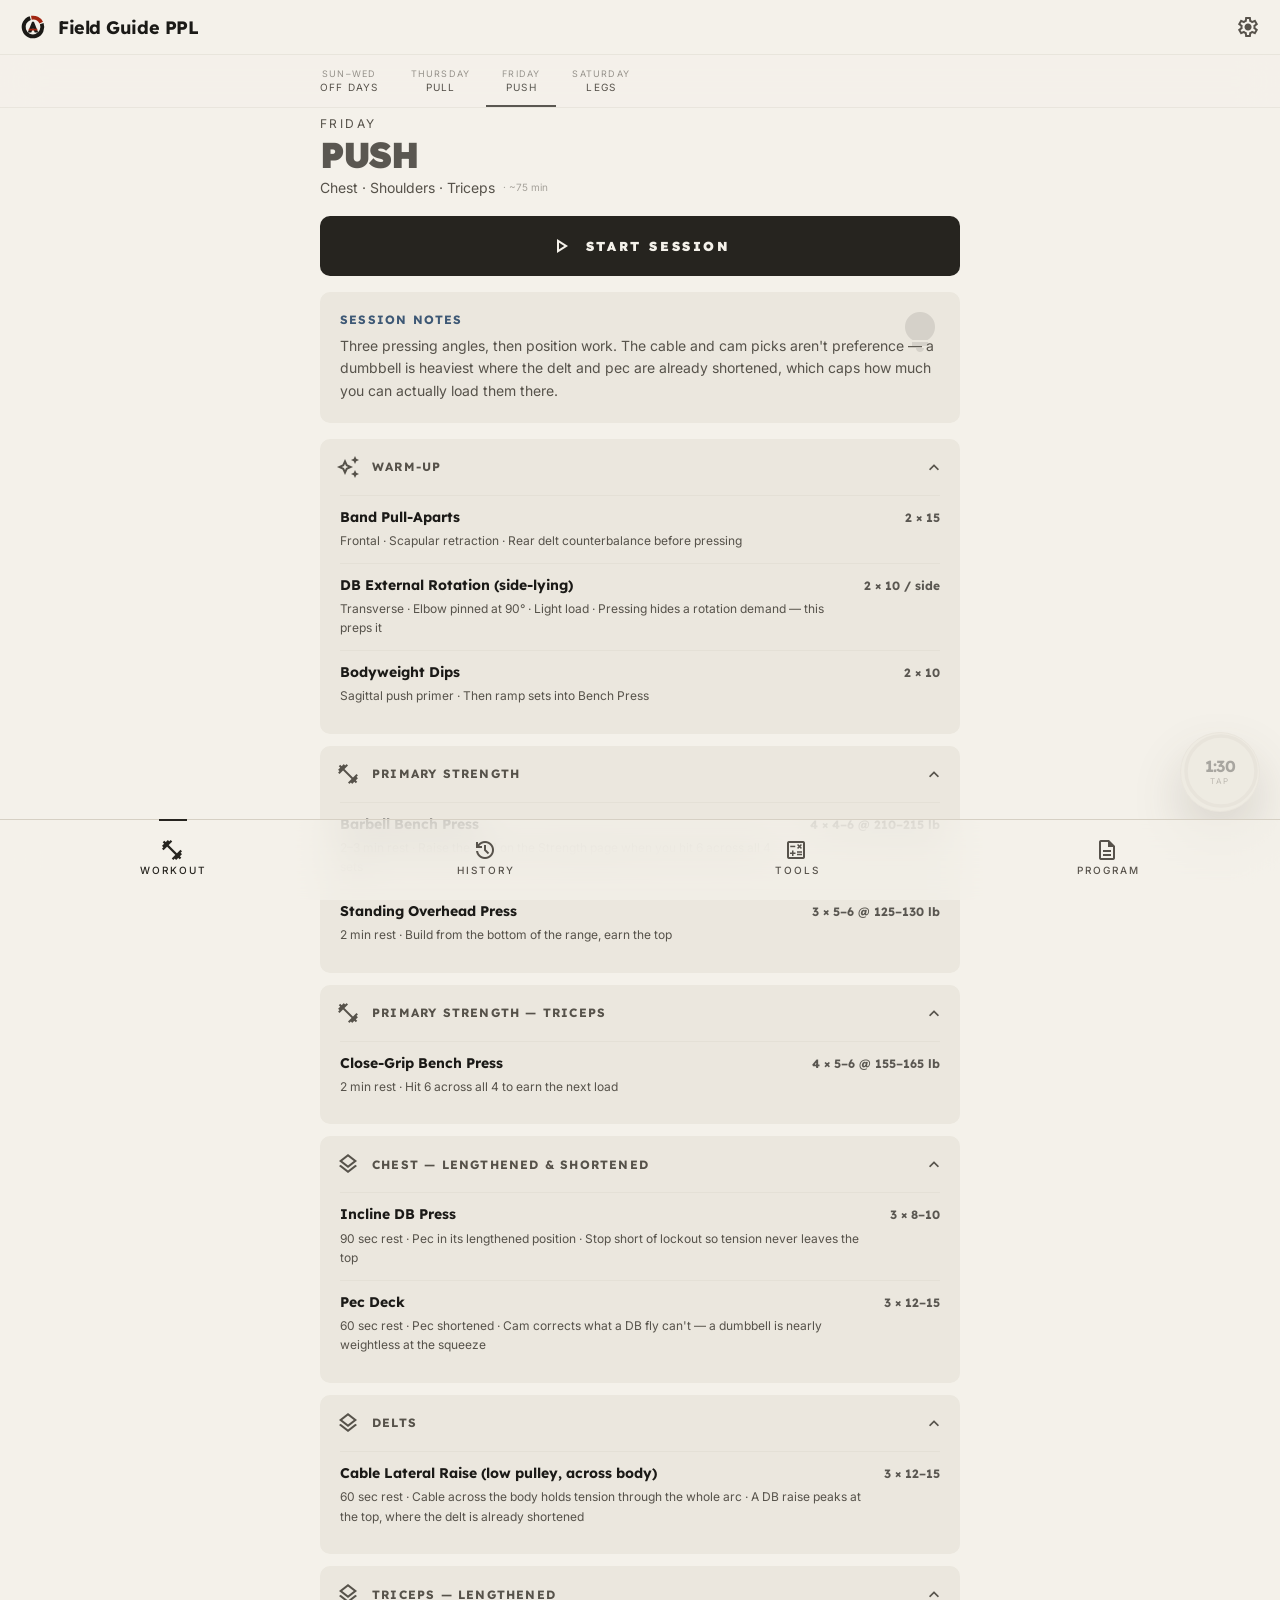
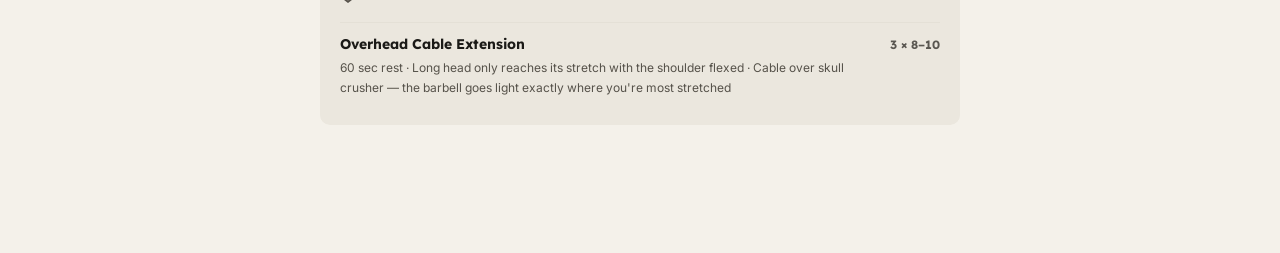
<file: index.html>
<!DOCTYPE html>
<html lang="en">
<head>
<meta charset="utf-8"/>
<!-- Content Security Policy: the app only talks to its own origin. Fonts ship in fonts/,
     so no visitor's IP address is sent to Google or anyone else.
     Inline scripts stay allowed because the UI uses onclick attributes; what this
     blocks is loading outside scripts and sending data anywhere. -->
<meta http-equiv="Content-Security-Policy" content="default-src 'self'; script-src 'self' 'unsafe-inline'; style-src 'self' 'unsafe-inline'; font-src 'self'; img-src 'self' data: blob:; connect-src 'self'; manifest-src 'self'; worker-src 'self'; object-src 'none'; base-uri 'none'; form-action 'none'"/>
<meta content="width=device-width, initial-scale=1.0, viewport-fit=cover" name="viewport"/>
<title>Apparatus</title>
<meta name="apple-mobile-web-app-capable" content="yes"/>
<meta name="apple-mobile-web-app-status-bar-style" content="black-translucent"/>
<meta name="apple-mobile-web-app-title" content="Apparatus"/>
<meta name="theme-color" content="#111110" media="(prefers-color-scheme: dark)"/>
<meta name="theme-color" content="#f4f1ea" media="(prefers-color-scheme: light)"/>
<script>
// Applies a saved Light or Dark choice before the page paints. No choice follows the phone.
(function () {
  try {
    var t = localStorage.getItem('apparatus_theme');
    if (t === 'light' || t === 'dark') {
      document.documentElement.setAttribute('data-theme', t);
      document.querySelectorAll('meta[name="theme-color"]').forEach(function (m) { m.setAttribute('content', t === 'light' ? '#f4f1ea' : '#111110'); });
    }
  } catch (e) {}
})();
</script>
<link rel="manifest" href="manifest.json"/>
<link rel="icon" href="favicon.svg" type="image/svg+xml"/>
<link rel="icon" href="favicon-32.png" sizes="32x32" type="image/png"/>
<link rel="apple-touch-icon" href="apple-touch-icon.png"/>
<link href="fonts/fonts.css" rel="stylesheet"/>
<style>
/* ── TOKENS ───────────────────────────────────────────────── */
/* Chalk & Redline. Dark is the default; light follows the phone unless the
   Appearance setting pins one (html[data-theme]). Colors live only here. */
:root {
  --c-primary:       #f6f2ea;
  --c-primary-dim:   #d9d3c5;
  --c-primary-ctr:   #ece6d8;
  --c-on-primary:    #111110;
  --c-on-primary-ctr:#111110;
  --c-secondary:     #9fb3c8;
  --c-secondary-dim: #8aa0b8;
  --c-on-secondary:  #111110;
  --c-surface:       #111110;
  --c-surface-low:   #181816;
  --c-surface-ctr:   #1f1e1c;
  --c-surface-high:  #262522;
  --c-surface-top:   #2e2d2a;
  --c-on-surface:    #f2efe8;
  --c-on-surface-v:  #a8a39a;
  --c-outline-v:     #4a4741;
  --c-outline:       #78736a;
  --c-muted:         #9a958c;
  --c-pr:            #ff6644;
  --c-on-pr:         #111110;
  --c-warn:          #ffb84d;
  --c-error:         #ff7351;
  --c-shadow:        #000000;
  --c-scrim:         rgba(0,0,0,0.85);
  --accent-keep:     100%;
  --accent-ink:      #1b1a17;
  --font-h: 'Lexend', sans-serif;
  --font-b: 'Inter', sans-serif;
  --r-sm: 4px;
  --r-md: 6px;
  --r-lg: 10px;
  --safe-b: env(safe-area-inset-bottom, 0px);
  --safe-t: env(safe-area-inset-top, 0px);
  color-scheme: dark;
}
@media (prefers-color-scheme: light) { :root:not([data-theme="dark"]) { 
  --c-primary:       #1b1a17;
  --c-primary-dim:   #3a3832;
  --c-primary-ctr:   #26241f;
  --c-on-primary:    #f4f1ea;
  --c-on-primary-ctr:#f4f1ea;
  --c-secondary:     #3d5875;
  --c-secondary-dim: #34506c;
  --c-on-secondary:  #f4f1ea;
  --c-surface:       #f4f1ea;
  --c-surface-low:   #ebe7de;
  --c-surface-ctr:   #e3ded3;
  --c-surface-high:  #f9f7f2;
  --c-surface-top:   #d6d0c4;
  --c-on-surface:    #1b1a17;
  --c-on-surface-v:  #56524a;
  --c-outline-v:     #b9b2a5;
  --c-outline:       #8d877c;
  --c-muted:         #57524b;
  --c-pr:            #a12510;
  --c-on-pr:         #f4f1ea;
  --c-warn:          #7c4800;
  --c-error:         #a3221a;
  --c-shadow:        #5a5246;
  --c-scrim:         rgba(27,26,23,0.55);
  --accent-keep:     34%;
  color-scheme: light;
 } }
:root[data-theme="light"] { 
  --c-primary:       #1b1a17;
  --c-primary-dim:   #3a3832;
  --c-primary-ctr:   #26241f;
  --c-on-primary:    #f4f1ea;
  --c-on-primary-ctr:#f4f1ea;
  --c-secondary:     #3d5875;
  --c-secondary-dim: #34506c;
  --c-on-secondary:  #f4f1ea;
  --c-surface:       #f4f1ea;
  --c-surface-low:   #ebe7de;
  --c-surface-ctr:   #e3ded3;
  --c-surface-high:  #f9f7f2;
  --c-surface-top:   #d6d0c4;
  --c-on-surface:    #1b1a17;
  --c-on-surface-v:  #56524a;
  --c-outline-v:     #b9b2a5;
  --c-outline:       #8d877c;
  --c-muted:         #57524b;
  --c-pr:            #a12510;
  --c-on-pr:         #f4f1ea;
  --c-warn:          #7c4800;
  --c-error:         #a3221a;
  --c-shadow:        #5a5246;
  --c-scrim:         rgba(27,26,23,0.55);
  --accent-keep:     34%;
  color-scheme: light;
 }

/* ── RESET ────────────────────────────────────────────────── */
*, *::before, *::after { box-sizing: border-box; margin: 0; padding: 0; }
body { background: var(--c-surface); color: var(--c-on-surface); font-family: var(--font-b); min-height: 100dvh; overflow-x: hidden; -webkit-font-smoothing: antialiased; -webkit-user-select: none; user-select: none; -webkit-tap-highlight-color: transparent; }
input, textarea { -webkit-user-select: text; user-select: text; }
button { font-family: inherit; cursor: pointer; border: none; background: none; color: inherit; }
input { font-family: inherit; }
ul, li { list-style: none; }
details > summary { list-style: none; }
details > summary::-webkit-details-marker { display: none; }

/* ── MATERIAL SYMBOLS ─────────────────────────────────────── */
.mi { font-family: 'Material Symbols Outlined'; font-variation-settings: 'FILL' 0,'wght' 400,'GRAD' 0,'opsz' 24; display: inline-block; line-height: 1; vertical-align: middle; font-size: 24px; font-style: normal; }
.mi-fill { font-variation-settings: 'FILL' 1,'wght' 400,'GRAD' 0,'opsz' 24; }
.mi-sm  { font-size: 18px; }
.mi-xl  { font-size: 80px; }

/* ── TOP BAR ──────────────────────────────────────────────── */
.topbar { position: fixed; top: 0; left: 0; right: 0; z-index: 50; background: color-mix(in srgb, var(--c-surface) 85%, transparent); backdrop-filter: blur(20px); -webkit-backdrop-filter: blur(20px); display: flex; align-items: center; justify-content: space-between; padding: calc(14px + var(--safe-t)) 20px 14px; border-bottom: 1px solid color-mix(in srgb, var(--c-outline-v) 20%, transparent); }
.topbar-brand { display: flex; align-items: center; gap: 12px; }
/* Logo: the plate ring and A take the text color, the redline and crossbar take the PR red. */
.brand-mark { width: 26px; height: 26px; flex-shrink: 0; color: var(--c-primary); --red: var(--c-pr); }
.topbar-title { font-family: var(--font-h); font-weight: 700; letter-spacing: -0.025em; font-size: 1.125rem; color: var(--c-primary); white-space: nowrap; overflow: hidden; text-overflow: ellipsis; max-width: min(180px, 45vw); }
.topbar-settings { color: var(--c-muted); transition: color 0.2s; cursor: pointer; min-width: 44px; min-height: 44px; margin: -10px -10px -10px 0; display: flex; align-items: center; justify-content: center; }
.topbar-settings:hover { color: var(--c-primary-ctr); }

/* ── TAB BAR ──────────────────────────────────────────────── */
.tabbar-wrap { position: fixed; top: var(--topbar-h, 57px); left: 0; right: 0; z-index: 40; background: color-mix(in srgb, var(--c-surface) 80%, transparent); backdrop-filter: blur(20px); -webkit-backdrop-filter: blur(20px); border-bottom: 1px solid color-mix(in srgb, var(--c-outline-v) 20%, transparent); }
.tabbar-inner { max-width: 42rem; margin: 0 auto; display: flex; overflow-x: auto; scrollbar-width: none; }
.tabbar-inner::-webkit-scrollbar { display: none; }
.tab-btn { flex-shrink: 0; display: flex; flex-direction: column; align-items: center; justify-content: center; gap: 2px; padding: 12px 16px; white-space: nowrap; min-height: 52px; font-family: var(--font-b); font-size: 0.625rem; text-transform: uppercase; letter-spacing: 0.12em; color: var(--c-muted); border-bottom: 2px solid transparent; border-top: none; border-left: none; border-right: none; background: none; cursor: pointer; transition: color 0.2s, border-color 0.2s; }
.tab-btn:hover { color: var(--c-on-surface-v); }
.tab-day { font-size: 0.5625rem; opacity: 0.6; }

/* ── MAIN CONTENT ─────────────────────────────────────────── */
.main-content { padding: calc(var(--topbar-h, 57px) + var(--tabs-h, 52px) + 8px) 1rem 8rem; max-width: 42rem; margin: 0 auto; }

/* ── SLIDE PAGES ──────────────────────────────────────────── */
.slide-page { position: fixed; inset: 0; background: var(--c-surface); z-index: 200; transform: translateX(100%); transition: transform 0.25s ease; overflow-y: auto; }
.slide-page.open { transform: translateX(0); }
/* A session opened from History slides in over it. */
#summaryPage { z-index: 210; }
.slide-header { position: sticky; top: 0; z-index: 10; background: color-mix(in srgb, var(--c-surface) 80%, transparent); backdrop-filter: blur(20px); -webkit-backdrop-filter: blur(20px); display: flex; align-items: center; justify-content: space-between; padding: calc(16px + var(--safe-t)) 24px 16px; border-bottom: 1px solid color-mix(in srgb, var(--c-outline-v) 20%, transparent); }
.slide-header-brand { display: flex; align-items: center; gap: 12px; }
.slide-title { font-family: var(--font-h); font-weight: 700; letter-spacing: -0.025em; font-size: 1.25rem; color: var(--c-primary); }
.slide-close { color: var(--c-on-surface-v); transition: color 0.2s; min-width: 44px; min-height: 44px; margin: -10px -10px -10px 0; display: flex; align-items: center; justify-content: center; }
.slide-close:hover { color: var(--c-primary-ctr); }
.slide-body { padding: 2rem 1.5rem calc(8rem + var(--safe-b)); max-width: 42rem; margin: 0 auto; }
.slide-body-wide { padding: 2rem 1.5rem calc(8rem + var(--safe-b)); max-width: 64rem; margin: 0 auto; }

/* ── BOTTOM NAV ───────────────────────────────────────────── */
.bottomnav { position: fixed; bottom: 0; left: 0; right: 0; z-index: 250; display: flex; justify-content: space-around; align-items: flex-end; padding: 8px 16px calc(24px + var(--safe-b)); background: color-mix(in srgb, var(--c-surface) 70%, transparent); backdrop-filter: blur(20px); -webkit-backdrop-filter: blur(20px); border-top: 1px solid var(--c-surface-top); border-radius: 0; }
.nav-btn { display: flex; flex-direction: column; align-items: center; gap: 2px; min-width: 64px; color: var(--c-muted); font-family: var(--font-b); font-size: 0.625rem; font-weight: 500; text-transform: uppercase; letter-spacing: 0.2em; transition: color 0.2s, transform 0.2s; background: none; border: none; cursor: pointer; padding: 0; }
.nav-btn:hover { color: var(--c-primary); }
.nav-btn.active { color: var(--c-primary-ctr); }
.nav-btn { position: relative; padding-top: 10px; }
.nav-btn::before { content: ''; position: absolute; top: -9px; left: 50%; width: 0; height: 2px; background: var(--c-primary-ctr); transform: translateX(-50%); transition: width 0.2s; }
.nav-btn.active::before { width: 28px; }
.nav-btn.active .mi { font-variation-settings: 'FILL' 1,'wght' 500,'GRAD' 0,'opsz' 24; }
.nav-btn:active { transform: scale(0.9); }

/* ── MODAL ────────────────────────────────────────────────── */
.modal-overlay { position: fixed; inset: 0; background: var(--c-scrim); z-index: 300; display: flex; align-items: center; justify-content: center; padding: 24px; opacity: 0; pointer-events: none; transition: opacity 0.25s ease; }
.modal-overlay.open { opacity: 1; pointer-events: all; }
.modal-card { background: var(--c-surface-high); border: 1px solid color-mix(in srgb, var(--c-outline-v) 20%, transparent); border-radius: var(--r-lg); padding: 2rem; width: 100%; max-width: 24rem; box-shadow: 0 25px 50px color-mix(in srgb, var(--c-shadow) 50%, transparent); transform: translateY(20px) scale(0.97); transition: transform 0.25s ease; }
.modal-overlay.open .modal-card { transform: translateY(0) scale(1); }
.modal-header { display: flex; align-items: center; justify-content: space-between; margin-bottom: 0.5rem; }
.modal-eyebrow { font-family: var(--font-b); font-size: 0.625rem; text-transform: uppercase; letter-spacing: 0.25em; color: var(--c-on-surface-v); }
.modal-close { width: 44px; height: 44px; margin: -6px -6px -6px 0; display: flex; align-items: center; justify-content: center; border-radius: 9999px; color: var(--c-on-surface-v); transition: background 0.2s; }
.modal-close:hover { background: var(--c-surface-top); }
.modal-lift-name { font-family: var(--font-h); font-weight: 900; font-size: 1.5rem; letter-spacing: -0.05em; color: var(--c-on-surface); margin-bottom: 1.5rem; }
.modal-preview { font-family: var(--font-b); font-size: 0.75rem; color: var(--c-on-surface-v); line-height: 1.625; min-height: 18px; margin-bottom: 1.5rem; }
.modal-inputs { display: grid; grid-template-columns: 1fr 1fr; gap: 1rem; margin-bottom: 1rem; }
.input-label { display: block; font-family: var(--font-b); font-size: 0.625rem; text-transform: uppercase; letter-spacing: 0.25em; color: var(--c-on-surface-v); margin-bottom: 0.375rem; }
.input-field { width: 100%; background: var(--c-surface-low); border: none; border-radius: var(--r-md); padding: 1rem; font-family: var(--font-h); font-weight: 700; font-size: 1.25rem; color: var(--c-secondary); outline: none; -webkit-appearance: none; transition: box-shadow 0.2s; }
.input-field:focus { box-shadow: 0 0 0 2px var(--c-secondary); }
.btn-save { width: 100%; background: var(--c-secondary); color: var(--c-on-secondary); font-family: var(--font-h); font-weight: 900; font-size: 0.75rem; text-transform: uppercase; letter-spacing: 0.2em; padding: 1rem; border-radius: var(--r-lg); margin-bottom: 0.75rem; transition: background 0.2s, transform 0.15s; }
.btn-save:hover { background: var(--c-secondary-dim); }
.btn-save:active { transform: scale(0.97); }
.btn-ghost { width: 100%; background: none; border: 1px solid color-mix(in srgb, var(--c-outline-v) 20%, transparent); color: var(--c-on-surface-v); font-family: var(--font-h); font-weight: 700; font-size: 0.75rem; text-transform: uppercase; letter-spacing: 0.2em; padding: 0.75rem; border-radius: var(--r-lg); transition: border-color 0.2s, color 0.2s; display: flex; align-items: center; justify-content: center; gap: 6px; }
.btn-ghost:hover { border-color: var(--c-outline); color: var(--c-on-surface); }

/* ── TIMER SETTINGS ───────────────────────────────────────── */
.timer-settings-overlay { position: fixed; inset: 0; background: var(--c-scrim); z-index: 400; display: flex; align-items: center; justify-content: center; padding: 24px; opacity: 0; pointer-events: none; transition: opacity 0.25s ease; }
.timer-settings-overlay.open { opacity: 1; pointer-events: all; }
.timer-settings-modal { background: var(--c-surface-high); border: 1px solid color-mix(in srgb, var(--c-outline-v) 20%, transparent); border-radius: var(--r-lg); padding: 1.5rem; width: 100%; max-width: 20rem; box-shadow: 0 25px 50px color-mix(in srgb, var(--c-shadow) 50%, transparent); transform: scale(0.95); transition: transform 0.25s ease; }
.timer-settings-overlay.open .timer-settings-modal { transform: scale(1); }
.timer-settings-title { font-family: var(--font-b); font-size: 0.625rem; text-transform: uppercase; letter-spacing: 0.25em; color: var(--c-on-surface-v); text-align: center; margin-bottom: 1.25rem; }
.timer-presets-grid { display: grid; grid-template-columns: repeat(3,1fr); gap: 0.5rem; margin-bottom: 1rem; }
.timer-preset { background: var(--c-surface-top); color: var(--c-on-surface-v); font-family: var(--font-h); font-size: 0.875rem; padding: 0.75rem 0.5rem; border-radius: var(--r-md); text-align: center; transition: background 0.2s, color 0.2s; }
.timer-preset:hover { background: var(--c-surface-high); color: var(--c-on-surface); }
.timer-preset.active { background: var(--c-primary-ctr); color: var(--c-on-primary-ctr); }
.timer-cancel { width: 100%; background: none; border: 1px solid color-mix(in srgb, var(--c-outline-v) 20%, transparent); color: var(--c-on-surface-v); font-family: var(--font-h); font-weight: 700; font-size: 0.75rem; text-transform: uppercase; letter-spacing: 0.2em; padding: 0.75rem; border-radius: var(--r-md); transition: border-color 0.2s; }
.timer-cancel:hover { border-color: var(--c-outline); }

/* ── TIMER BUBBLE ─────────────────────────────────────────── */
.timer-bubble { position: fixed; bottom: calc(88px + var(--safe-b)); right: 20px; z-index: 60; cursor: pointer; user-select: none; -webkit-touch-callout: none; transition: opacity 0.3s ease; }
.timer-bubble.scroll-fade { opacity: 0.35; }
.timer-bubble-inner { position: relative; width: 80px; height: 80px; border-radius: 9999px; background: var(--c-surface-ctr); border: 1px solid var(--c-surface-top); box-shadow: 0 25px 50px color-mix(in srgb, var(--c-shadow) 50%, transparent); display: flex; align-items: center; justify-content: center; transition: transform 0.15s; }
.timer-bubble-inner:active { transform: scale(0.95); }
.timer-svg { position: absolute; inset: 0; width: 100%; height: 100%; transform: rotate(-90deg); }
.timer-content { display: flex; flex-direction: column; align-items: center; position: relative; z-index: 1; }
.timer-display { font-family: var(--font-h); font-weight: 700; font-size: 1rem; color: var(--c-primary); letter-spacing: -0.05em; line-height: 1; }
.timer-status-lbl { font-family: var(--font-b); font-size: 0.5rem; text-transform: uppercase; letter-spacing: 0.2em; color: var(--c-on-surface-v); margin-top: 2px; }
.timer-panel { position: fixed; bottom: calc(180px + var(--safe-b)); right: 20px; background: var(--c-surface-low); border: 1px solid var(--c-surface-top); border-radius: var(--r-lg); padding: 10px; z-index: 60; display: flex; flex-direction: column; gap: 8px; opacity: 0; pointer-events: none; transform: translateY(8px) scale(0.97); transition: opacity 0.15s, transform 0.15s; transform-origin: bottom right; }
.timer-panel.show { opacity: 1; pointer-events: all; transform: none; }
.timer-ctrl { background: var(--c-surface-high); border: 1px solid color-mix(in srgb, var(--c-outline-v) 20%, transparent); color: var(--c-on-surface-v); font-family: var(--font-h); font-size: 0.75rem; text-transform: uppercase; letter-spacing: 0.1em; padding: 0.875rem 1.25rem; border-radius: var(--r-lg); white-space: nowrap; transition: color 0.2s; }
.timer-ctrl:hover { color: var(--c-on-surface); }
.timer-ctrl-stop:hover { color: var(--c-error); border-color: var(--c-error); }

/* ── SESSION CONTENT ──────────────────────────────────────── */
.session-day-label { font-family: var(--font-b); font-size: 0.75rem; text-transform: uppercase; letter-spacing: 0.2em; color: var(--c-on-surface-v); margin-bottom: 0.25rem; }
.session-title { font-family: var(--font-h); font-weight: 900; font-size: 2.25rem; letter-spacing: -0.05em; line-height: 1.1; }
.session-meta { display: flex; align-items: center; gap: 0.5rem; margin-top: 0.25rem; }
.session-sub { font-family: var(--font-b); font-size: 0.875rem; color: var(--c-on-surface-v); }
.session-duration { font-family: var(--font-b); font-size: 0.625rem; color: var(--c-on-surface-v); opacity: 0.5; }

.notes-banner { background: var(--c-surface-low); border-radius: var(--r-lg); padding: 1.25rem; position: relative; overflow: hidden; margin-top: 1rem; }
.notes-banner-icon { position: absolute; top: 0; right: 0; padding: 1rem; opacity: 0.1; font-size: 48px; }
.notes-label { font-family: var(--font-h); font-size: 0.75rem; font-weight: 700; text-transform: uppercase; letter-spacing: 0.1em; color: var(--c-secondary); margin-bottom: 0.5rem; position: relative; z-index: 1; }
.notes-text { font-size: 0.875rem; color: var(--c-on-surface-v); line-height: 1.625; position: relative; z-index: 1; }

.sections-list { display: flex; flex-direction: column; gap: 0.75rem; margin-top: 1rem; }

/* ── ACCORDIONS ───────────────────────────────────────────── */
.section-accordion { background: var(--c-surface-low); border-radius: var(--r-lg); overflow: hidden; }
.section-accordion.ar7 { border-left: 4px solid; }
.section-summary { display: flex; align-items: center; justify-content: space-between; padding: 1rem; cursor: pointer; transition: background 0.2s; }
.section-summary:hover { background: var(--c-surface-ctr); }
.section-summary-left { display: flex; align-items: center; gap: 12px; }
.section-title { font-family: var(--font-h); font-weight: 700; font-size: 0.75rem; text-transform: uppercase; letter-spacing: 0.1em; color: var(--c-on-surface-v); }
.section-caret { color: var(--c-on-surface-v); transition: transform 0.25s ease; font-size: 20px; }
details[open] .section-caret { transform: rotate(180deg); }
.section-body { padding: 0 1.25rem 1rem; }
.section-item { display: flex; align-items: flex-start; justify-content: space-between; padding: 0.75rem 0; border-top: 1px solid color-mix(in srgb, var(--c-outline-v) 15%, transparent); }
.section-item-left { flex: 1; padding-right: 1rem; min-width: 0; }
.section-item-name { font-family: var(--font-h); font-weight: 700; font-size: 0.875rem; line-height: 1.375; color: var(--c-on-surface); }
.section-item-note { font-family: var(--font-b); font-size: 0.75rem; color: var(--c-on-surface-v); line-height: 1.625; margin-top: 0.25rem; }
.section-item-sets { font-family: var(--font-h); font-weight: 700; font-size: 0.75rem; white-space: nowrap; flex-shrink: 0; padding-top: 2px; }

/* ── OFF DAYS ─────────────────────────────────────────────── */
.offday-card { background: var(--c-surface-low); border-radius: var(--r-lg); padding: 1.25rem; }
.offday-card + .offday-card { margin-top: 0.75rem; }
.offday-type { font-family: var(--font-b); font-size: 0.625rem; text-transform: uppercase; letter-spacing: 0.2em; color: var(--c-on-surface-v); border-bottom: 1px solid color-mix(in srgb, var(--c-outline-v) 15%, transparent); padding-bottom: 0.75rem; margin-bottom: 0.75rem; }
.offday-row { display: flex; justify-content: space-between; align-items: baseline; padding: 0.375rem 0; border-bottom: 1px solid color-mix(in srgb, var(--c-outline-v) 15%, transparent); }
.offday-name { font-family: var(--font-h); font-weight: 700; font-size: 0.875rem; }
.offday-val { font-family: var(--font-b); font-size: 0.75rem; color: var(--c-on-surface-v); }
.offday-note { font-family: var(--font-b); font-size: 0.75rem; color: var(--c-on-surface-v); line-height: 1.625; padding-top: 0.75rem; }

/* ── CALCULATOR ───────────────────────────────────────────── */
.tools-title { font-family: var(--font-h); font-weight: 800; font-size: 2.25rem; letter-spacing: -0.05em; color: var(--c-on-surface); }
.tools-sub { font-size: 0.875rem; color: var(--c-on-surface-v); text-transform: uppercase; letter-spacing: 0.1em; margin-top: 0.5rem; }
.section-hdr { display: flex; align-items: center; justify-content: space-between; margin-bottom: 1.5rem; }
.section-hdr-title { font-family: var(--font-h); font-weight: 700; font-size: 1.25rem; text-transform: uppercase; letter-spacing: -0.025em; }
.calc-card { background: var(--c-surface-ctr); border-radius: var(--r-lg); padding: 2rem; border: 1px solid var(--c-surface-top); position: relative; overflow: hidden; }
.calc-inputs { display: grid; grid-template-columns: 1fr 1fr; gap: 1.5rem; margin-bottom: 1.5rem; }
.calc-label { display: block; font-family: var(--font-b); font-size: 0.625rem; text-transform: uppercase; letter-spacing: 0.2em; color: var(--c-on-surface-v); margin-bottom: 0.5rem; }
.calc-input { width: 100%; background: var(--c-surface-low); border: none; border-radius: var(--r-md); padding: 1rem; font-family: var(--font-h); font-weight: 700; font-size: 1.5rem; color: var(--c-primary); outline: none; -webkit-appearance: none; transition: box-shadow 0.2s; }
.calc-input:focus { box-shadow: 0 0 0 2px var(--c-primary-ctr); }
.calc-btn { width: 100%; background: var(--c-primary-ctr); color: var(--c-on-primary-ctr); font-family: var(--font-h); font-weight: 900; font-size: 0.75rem; text-transform: uppercase; letter-spacing: 0.2em; padding: 1rem; border-radius: var(--r-lg); transition: transform 0.15s, background 0.2s; }
.calc-btn:active { transform: scale(0.98); }
.calc-results-wrap { overflow: hidden; max-height: 0; opacity: 0; transition: max-height 0.4s ease, opacity 0.3s ease; }
.calc-results-wrap.show { max-height: 800px; opacity: 1; }
.calc-orm-banner { text-align: center; padding: 1.5rem 0; border-top: 1px solid color-mix(in srgb, var(--c-outline-v) 15%, transparent); border-bottom: 1px solid color-mix(in srgb, var(--c-outline-v) 15%, transparent); margin-top: 1.5rem; }
.calc-orm-label { font-family: var(--font-b); font-size: 0.625rem; text-transform: uppercase; letter-spacing: 0.3em; color: var(--c-on-surface-v); margin-bottom: 0.5rem; }
.calc-orm-value { font-family: var(--font-h); font-weight: 900; font-size: 3.75rem; color: var(--c-primary-ctr); letter-spacing: -0.05em; line-height: 1; }
.calc-rows { padding-top: 1rem; display: flex; flex-direction: column; gap: 0.5rem; }
.calc-row-item { display: flex; align-items: center; background: var(--c-surface-high); border-radius: var(--r-md); padding: 0.75rem; transition: background 0.2s; }
.calc-row-item:hover { background: var(--c-surface-top); }
.calc-row-pct { font-family: var(--font-h); font-weight: 700; color: var(--c-primary); width: 3rem; }
.calc-row-bar-wrap { flex: 1; height: 2px; background: color-mix(in srgb, var(--c-outline-v) 20%, transparent); border-radius: 9999px; overflow: hidden; margin: 0 1rem; }
.calc-row-bar { height: 100%; background: var(--c-primary-ctr); border-radius: 9999px; }
.calc-row-val { font-family: var(--font-h); font-weight: 700; color: var(--c-on-surface); }

/* ── BASELINES ────────────────────────────────────────────── */
.baseline-row { display: flex; align-items: center; justify-content: space-between; background: var(--c-surface-ctr); border-radius: var(--r-lg); padding: 1.25rem; transition: background 0.2s; }
.baseline-row + .baseline-row { margin-top: 0.75rem; }
.baseline-row:hover { background: var(--c-surface-high); }
.baseline-lift { font-family: var(--font-h); font-weight: 700; font-size: 1.125rem; color: var(--c-on-surface); }
.baseline-range { font-family: var(--font-b); font-size: 0.75rem; color: var(--c-on-surface-v); text-transform: uppercase; letter-spacing: 0.05em; margin-top: 0.25rem; }
.baseline-range-val { color: var(--c-secondary); font-weight: 700; }
.baseline-right { display: flex; align-items: center; gap: 1.5rem; }
.baseline-orm-label { font-family: var(--font-b); font-size: 0.625rem; text-transform: uppercase; color: var(--c-on-surface-v); }
.baseline-orm-val { font-family: var(--font-h); font-weight: 700; color: var(--c-on-surface); text-align: right; }
.edit-btn { width: 44px; height: 44px; display: flex; align-items: center; justify-content: center; border-radius: 9999px; background: var(--c-surface-top); color: var(--c-on-surface-v); transition: color 0.2s, transform 0.15s; }
.edit-btn:hover { color: var(--c-secondary); }
.edit-btn:active { transform: scale(0.9); }
.precision-banner { position: relative; width: 100%; height: 6.5rem; border-radius: var(--r-lg); overflow: hidden; background: var(--c-surface-low); border: 1px solid var(--c-surface-top); margin-top: 1.5rem; }
.precision-banner::after { content: ''; position: absolute; left: 0; right: 0; bottom: 0; height: 14px; background: repeating-linear-gradient(90deg, var(--c-outline-v) 0 1px, transparent 1px 8px), repeating-linear-gradient(90deg, var(--c-primary-ctr) 0 1px, transparent 1px 40px); background-size: 100% 7px, 100% 14px; background-position: bottom left; background-repeat: repeat-x; opacity: 0.6; }
.precision-text { position: absolute; inset: 0; display: flex; align-items: center; padding: 0 2rem; font-family: var(--font-h); font-weight: 900; font-size: 1.125rem; text-transform: uppercase; letter-spacing: 0.18em; color: var(--c-on-surface-v); padding-bottom: 14px; }
.precision-icon { position: absolute; top: 50%; right: 1.5rem; transform: translateY(calc(-50% - 7px)); color: var(--c-primary-ctr); font-size: 28px; }

/* ── PROGRAM NOTES ────────────────────────────────────────── */
.prog-hero-label { font-family: var(--font-h); font-weight: 600; font-size: 0.75rem; color: var(--c-secondary); text-transform: uppercase; letter-spacing: 0.3em; margin-bottom: 0.5rem; }
.prog-hero-title { font-family: var(--font-h); font-weight: 900; font-size: clamp(2.5rem, 8vw, 4rem); letter-spacing: -0.05em; line-height: 1; color: var(--c-primary-ctr); margin-bottom: 0.5rem; }
.prog-hero-sub { font-family: var(--font-b); font-size: 0.875rem; color: var(--c-on-surface-v); }
.bento-grid { display: grid; grid-template-columns: 1fr; gap: 1.5rem; margin-top: 2rem; }
@media (min-width: 768px) { .bento-grid { grid-template-columns: 2fr 1fr; } }
.glass-card { background: linear-gradient(135deg,color-mix(in srgb, var(--c-surface-ctr) 80%, transparent),color-mix(in srgb, var(--c-surface-low) 90%, transparent)); backdrop-filter: blur(12px); border-radius: var(--r-lg); padding: 2rem; }
.prog-sub-heading { font-family: var(--font-h); font-weight: 700; font-size: 1.5rem; margin-bottom: 1.5rem; }
.philosophy-text { font-size: 0.875rem; color: var(--c-on-surface-v); line-height: 1.625; }
.stat-cards { display: flex; flex-direction: column; gap: 1.5rem; }
.stat-card { background: var(--c-surface-ctr); border-radius: var(--r-lg); padding: 1.5rem; border-top: 1px solid color-mix(in srgb, var(--c-primary) 10%, transparent); }
.stat-label { font-family: var(--font-b); font-size: 0.625rem; text-transform: uppercase; letter-spacing: 0.25em; color: var(--c-on-surface-v); margin-bottom: 0.5rem; }
.stat-val-row { display: flex; align-items: center; gap: 0.75rem; }
.stat-num { font-family: var(--font-h); font-weight: 900; font-size: 1.875rem; color: var(--c-primary); }
.stat-unit { font-family: var(--font-h); font-weight: 700; font-size: 1.125rem; }
.schedule-list { display: flex; flex-direction: column; gap: 4px; }
.schedule-item { font-size: 0.875rem; color: var(--c-on-surface-v); padding: 3px 0; }
.schedule-item strong { color: var(--c-on-surface); font-weight: 700; }
.prog-day-card { background: var(--c-surface-low); border-radius: var(--r-lg); padding: 1.5rem; margin-top: 1.5rem; }
.prog-day-header { display: flex; align-items: center; gap: 10px; margin-bottom: 1rem; }
.prog-day-dot { width: 10px; height: 10px; border-radius: 2px; flex-shrink: 0; }

/* ── IMPORT PAGE ──────────────────────────────────────────── */
.builtin-row { width: 100%; display: flex; align-items: center; gap: 0.875rem; text-align: left; background: var(--c-surface-ctr); border: 1px solid color-mix(in srgb, var(--c-outline-v) 20%, transparent); border-radius: var(--r-lg); padding: 1rem; margin-bottom: 0.625rem; transition: border-color 0.2s; }
.builtin-row.on { border-color: var(--c-secondary); }
.builtin-mark { color: var(--c-on-surface-v); font-size: 20px; flex-shrink: 0; }
.builtin-row.on .builtin-mark { color: var(--c-secondary); }
.builtin-text { display: flex; flex-direction: column; gap: 2px; min-width: 0; }
.builtin-name { font-family: var(--font-h); font-weight: 700; font-size: 0.9375rem; color: var(--c-on-surface); }
.builtin-meta { font-family: var(--font-b); font-size: 0.75rem; color: var(--c-on-surface-v); }
.saved-row { display: flex; align-items: center; gap: 0.5rem; margin-bottom: 0.625rem; }
.saved-row .builtin-row { flex: 1; min-width: 0; margin-bottom: 0; }
.saved-row .builtin-name { overflow: hidden; text-overflow: ellipsis; white-space: nowrap; }
.saved-del { flex-shrink: 0; }
.saved-del:hover { color: var(--c-error); }
.import-section-title { font-family: var(--font-h); font-weight: 700; font-size: 0.75rem; text-transform: uppercase; letter-spacing: 0.15em; color: var(--c-on-surface-v); margin-bottom: 1rem; margin-top: 2rem; }
.upload-zone { background: var(--c-surface-ctr); border: 2px dashed color-mix(in srgb, var(--c-outline-v) 40%, transparent); border-radius: var(--r-lg); padding: 2.5rem 1.5rem; display: flex; flex-direction: column; align-items: center; gap: 0.5rem; cursor: pointer; transition: border-color 0.2s, background 0.2s; }
.upload-zone:hover, .upload-zone.drag-over { border-color: var(--c-primary-ctr); background: color-mix(in srgb, var(--c-primary-ctr) 4%, transparent); }
.upload-zone-icon { font-size: 40px; color: var(--c-on-surface-v); }
.upload-zone-label { font-family: var(--font-h); font-weight: 700; font-size: 1rem; color: var(--c-on-surface); }
.upload-zone-sub { font-family: var(--font-b); font-size: 0.75rem; color: var(--c-on-surface-v); }
.import-status { font-family: var(--font-b); font-size: 0.8125rem; color: var(--c-on-surface-v); padding: 0.75rem 1rem; border-radius: var(--r-md); margin-top: 1rem; display: none; }
.import-status.success { display: block; background: color-mix(in srgb, var(--c-primary-ctr) 8%, transparent); color: var(--c-primary-ctr); border: 1px solid color-mix(in srgb, var(--c-primary-ctr) 20%, transparent); }
.import-status.error { display: block; background: color-mix(in srgb, var(--c-error) 8%, transparent); color: var(--c-error); border: 1px solid color-mix(in srgb, var(--c-error) 20%, transparent); }
.import-status.info { display: block; background: var(--c-surface-ctr); }
.prog-meta-card { background: var(--c-surface-ctr); border: 1px solid color-mix(in srgb, var(--c-secondary) 20%, transparent); border-radius: var(--r-lg); padding: 1.5rem; margin-bottom: 2rem; }
.prog-meta-label { font-family: var(--font-b); font-size: 0.625rem; text-transform: uppercase; letter-spacing: 0.2em; color: var(--c-secondary); margin-bottom: 0.25rem; }
.prog-meta-name { font-family: var(--font-h); font-weight: 800; font-size: 1.375rem; letter-spacing: -0.025em; color: var(--c-on-surface); margin-bottom: 0.25rem; }
.prog-locked-badge { display: inline-block; vertical-align: middle; margin-left: 0.5rem; padding: 0.15rem 0.45rem; border: 1px solid var(--c-secondary); border-radius: var(--r-sm); font-family: var(--font-b); font-size: 0.5625rem; font-weight: 600; letter-spacing: 0.15em; color: var(--c-secondary); }
.prog-meta-detail { font-family: var(--font-b); font-size: 0.75rem; color: var(--c-on-surface-v); }

/* ── NO PROGRAM STATE ─────────────────────────────────────── */
.no-prog-wrap { display: flex; flex-direction: column; align-items: center; text-align: center; padding: 4rem 1rem; gap: 0.75rem; }
.no-prog-icon { font-size: 40px; color: var(--c-primary-ctr); width: 72px; height: 72px; display: flex; align-items: center; justify-content: center; border: 1px dashed var(--c-outline-v); border-radius: var(--r-lg); }
.no-prog-title { font-family: var(--font-h); font-weight: 900; font-size: 1.75rem; letter-spacing: -0.04em; color: var(--c-on-surface); }
.no-prog-sub { font-family: var(--font-b); font-size: 0.875rem; color: var(--c-on-surface-v); max-width: 260px; line-height: 1.5; margin-bottom: 0.5rem; }
.no-prog-actions { display: flex; flex-direction: column; gap: 0.75rem; width: 100%; max-width: 280px; }

/* ── LAST WEEK BADGE ──────────────────────────────────────── */
.last-week-badge { display: inline-flex; align-items: center; gap: 8px; background: var(--c-surface-low); border: 1px solid color-mix(in srgb, var(--c-secondary) 25%, transparent); border-radius: 999px; padding: 6px 14px 6px 10px; margin-top: 12px; cursor: pointer; transition: border-color 0.2s; }
.last-week-badge:hover { border-color: var(--c-secondary); }
.lwb-icon { width: 24px; height: 24px; border-radius: 50%; background: color-mix(in srgb, var(--c-secondary) 10%, transparent); display: flex; align-items: center; justify-content: center; color: var(--c-secondary); }
.lwb-icon .mi { font-size: 14px; }
.lwb-label { font-family: var(--font-b); font-size: 0.625rem; text-transform: uppercase; letter-spacing: 0.15em; color: var(--c-on-surface-v); }
.lwb-score { font-family: var(--font-h); font-weight: 800; font-size: 0.875rem; color: var(--c-secondary); }

/* ── DELOAD NUDGE ─────────────────────────────────────────── */
.deload-nudge { background: linear-gradient(135deg, color-mix(in srgb, var(--c-warn) 12%, transparent), color-mix(in srgb, var(--c-warn) 4%, transparent)); border: 1px solid color-mix(in srgb, var(--c-warn) 30%, transparent); border-radius: var(--r-lg); padding: 14px 16px; margin-top: 16px; display: flex; align-items: flex-start; gap: 12px; }
.deload-icon { color: var(--c-warn); flex-shrink: 0; margin-top: 2px; }
.deload-body { flex: 1; min-width: 0; }
.deload-title { font-family: var(--font-h); font-weight: 700; font-size: 0.75rem; color: var(--c-warn); text-transform: uppercase; letter-spacing: 0.1em; margin-bottom: 4px; }
.deload-text { font-size: 0.75rem; color: var(--c-on-surface-v); line-height: 1.5; }
.deload-close { color: var(--c-on-surface-v); background: none; border: none; cursor: pointer; padding: 0; flex-shrink: 0; width: 44px; height: 44px; margin: -12px -12px -12px 0; display: flex; align-items: center; justify-content: center; }

/* ── START SESSION BTN ────────────────────────────────────── */
.start-session-btn { width: 100%; margin-top: 20px; background: var(--c-primary-ctr); color: var(--c-on-primary-ctr); font-family: var(--font-h); font-weight: 900; font-size: 0.8125rem; text-transform: uppercase; letter-spacing: 0.2em; padding: 18px; border-radius: var(--r-lg); display: flex; align-items: center; justify-content: center; gap: 10px; transition: transform 0.15s; }
.start-session-btn:active { transform: scale(0.98); }

/* ── SESSION MODE BANNER ──────────────────────────────────── */
body.session-active .main-content { padding-bottom: 10rem; }
.session-mode-banner { position: sticky; top: calc(var(--topbar-h, 57px) + var(--tabs-h, 52px) + 4px); z-index: 30; background: color-mix(in srgb, var(--c-surface) 96%, transparent); backdrop-filter: blur(20px); -webkit-backdrop-filter: blur(20px); border: 1px solid color-mix(in srgb, var(--c-primary-ctr) 35%, transparent); border-radius: var(--r-lg); padding: 12px 16px; margin-bottom: 16px; display: flex; align-items: center; justify-content: space-between; gap: 12px; }
.sm-left { display: flex; align-items: center; gap: 12px; }
.sm-pulse { width: 10px; height: 10px; border-radius: 50%; background: var(--c-primary-ctr); animation: smPulse 2s infinite; }
@keyframes smPulse { 0%, 100% { opacity: 1; } 50% { opacity: 0.4; } }
.sm-label { font-family: var(--font-h); font-weight: 800; font-size: 0.6875rem; text-transform: uppercase; letter-spacing: 0.2em; color: var(--c-primary-ctr); line-height: 1.2; }
.sm-timer { font-family: var(--font-h); font-weight: 700; font-size: 0.75rem; color: var(--c-on-surface); letter-spacing: 0.05em; margin-top: 2px; }
.sm-close { background: none; border: 1px solid color-mix(in srgb, var(--c-primary-ctr) 30%, transparent); color: var(--c-primary-ctr); border-radius: 999px; width: 40px; height: 40px; flex-shrink: 0; display: flex; align-items: center; justify-content: center; }

/* ── LOGGING UI ───────────────────────────────────────────── */
.log-item { padding: 0.875rem 0; border-top: 1px solid color-mix(in srgb, var(--c-outline-v) 15%, transparent); }
.log-item:first-child { border-top: none; }
.log-item-header { display: flex; align-items: flex-start; justify-content: space-between; margin-bottom: 10px; gap: 8px; }
.log-item-name { font-family: var(--font-h); font-weight: 700; font-size: 0.875rem; color: var(--c-on-surface); line-height: 1.3; flex: 1; }
.log-item-target { font-family: var(--font-h); font-size: 0.625rem; color: var(--c-on-surface-v); text-transform: uppercase; letter-spacing: 0.1em; white-space: nowrap; padding-top: 2px; }
.log-item-target strong { color: var(--c-primary-ctr); }
.bw-toggle { position: relative; flex-shrink: 0; padding: 4px 10px; border-radius: 999px; background: var(--c-surface-ctr); border: 1px solid color-mix(in srgb, var(--c-outline-v) 40%, transparent); font-family: var(--font-h); font-weight: 700; font-size: 0.625rem; letter-spacing: 0.1em; color: var(--c-on-surface-v); cursor: pointer; }
.bw-toggle.on { background: color-mix(in srgb, var(--c-secondary) 12%, transparent); border-color: var(--c-secondary); color: var(--c-secondary); }
.bw-toggle::after, .pr-btn::after, .sub-swap::after { content: ''; position: absolute; inset: -10px -6px; }
.log-set-row.pr-set .log-input { border-color: var(--c-pr); color: var(--c-pr); }
.log-set-row.pr-set .log-set-num { color: var(--c-pr); }
.log-set-row.pr-set::after { content: 'PR'; flex-shrink: 0; font-family: var(--font-h); font-weight: 800; font-size: 0.5625rem; letter-spacing: 0.08em; color: var(--c-on-pr); background: var(--c-pr); border-radius: var(--r-sm); padding: 2px 5px; }
.pr-box { display: flex; align-items: center; gap: 10px; margin-top: 10px; padding: 10px 12px; border-radius: var(--r-lg); background: color-mix(in srgb, var(--c-pr) 8%, transparent); border: 1px solid color-mix(in srgb, var(--c-pr) 35%, transparent); }
.pr-icon { color: var(--c-pr); flex-shrink: 0; }
.pr-text { flex: 1; min-width: 0; }
.pr-title { font-family: var(--font-h); font-weight: 800; font-size: 0.6875rem; letter-spacing: 0.1em; text-transform: uppercase; color: var(--c-pr); }
.pr-detail { font-family: var(--font-b); font-size: 0.75rem; color: var(--c-on-surface-v); margin-top: 2px; }
.pr-detail strong { color: var(--c-on-surface); }
.pr-was { opacity: 0.7; }
.pr-btn { position: relative; flex-shrink: 0; padding: 8px 12px; border-radius: 999px; border: none; background: var(--c-pr); color: var(--c-on-pr); font-family: var(--font-h); font-weight: 800; font-size: 0.6875rem; letter-spacing: 0.06em; text-transform: uppercase; cursor: pointer; }
.pr-done { flex-shrink: 0; font-family: var(--font-h); font-weight: 700; font-size: 0.625rem; letter-spacing: 0.08em; text-transform: uppercase; color: var(--c-pr); }
.last-time { font-family: var(--font-h); font-size: 0.6875rem; color: var(--c-on-surface-v); letter-spacing: 0.04em; margin-top: 4px; }
.last-time strong { color: var(--c-secondary); font-weight: 700; }
.log-item .last-time { margin: 2px 0 8px; }
.log-item-note { font-family: var(--font-b); font-size: 0.6875rem; color: var(--c-on-surface-v); line-height: 1.5; margin-bottom: 10px; font-style: italic; opacity: 0.85; }
.log-sets { display: flex; flex-direction: column; gap: 6px; }
.log-set-row { display: flex; align-items: center; gap: 8px; }
.log-set-num { font-family: var(--font-h); font-weight: 700; font-size: 0.625rem; color: var(--c-on-surface-v); width: 24px; text-transform: uppercase; letter-spacing: 0.1em; flex-shrink: 0; }
.log-input { background: var(--c-surface-ctr); border: 1px solid color-mix(in srgb, var(--c-outline-v) 25%, transparent); color: var(--c-primary); font-family: var(--font-h); font-weight: 700; font-size: 0.875rem; padding: 10px 8px; border-radius: var(--r-md); outline: none; width: 0; flex: 1; min-width: 0; text-align: center; -webkit-appearance: none; transition: border-color 0.2s, color 0.2s; }
.log-input:focus { border-color: var(--c-primary-ctr); }
.log-input.filled { border-color: color-mix(in srgb, var(--c-secondary) 40%, transparent); color: var(--c-secondary); }
.log-input-x { font-family: var(--font-h); font-weight: 600; font-size: 0.75rem; color: var(--c-on-surface-v); flex-shrink: 0; }
.weight-hint { display: flex; align-items: center; gap: 6px; margin-bottom: 8px; }
.weight-hint-badge { font-family: var(--font-h); font-weight: 700; font-size: 0.625rem; text-transform: uppercase; letter-spacing: 0.15em; background: color-mix(in srgb, var(--c-primary-ctr) 8%, transparent); border: 1px solid color-mix(in srgb, var(--c-primary-ctr) 20%, transparent); color: var(--c-primary-ctr); padding: 3px 8px; border-radius: var(--r-sm); }
.weight-hint-label { font-family: var(--font-b); font-size: 0.625rem; color: var(--c-on-surface-v); }
.weight-hint-source { font-family: var(--font-b); font-size: 0.5625rem; color: var(--c-on-surface-v); opacity: 0.5; }
/* Substitutions read in secondary, so a swapped Movement never reads as a
   prescribed load, which is what the primary green means everywhere else. */
.sub-swap { position: relative; flex: 0 0 auto; width: 1.75rem; height: 1.75rem; margin: -2px -4px 0 0; display: flex; align-items: center; justify-content: center; border-radius: 9999px; color: var(--c-on-surface-v); transition: background 0.2s, color 0.2s; }
.sub-swap:hover { background: var(--c-surface-top); color: var(--c-secondary); }
.sub-swap.active { color: var(--c-secondary); }
.sub-swap .mi { font-size: 1rem; }
.sub-marker { display: flex; align-items: center; flex-wrap: wrap; gap: 6px; margin-bottom: 8px; }
.sub-marker-badge { font-family: var(--font-h); font-weight: 700; font-size: 0.625rem; text-transform: uppercase; letter-spacing: 0.15em; background: color-mix(in srgb, var(--c-secondary) 8%, transparent); border: 1px solid color-mix(in srgb, var(--c-secondary) 25%, transparent); color: var(--c-secondary); padding: 3px 8px; border-radius: 4px; }
.sub-marker-label { font-family: var(--font-b); font-size: 0.625rem; color: var(--c-on-surface-v); }
.sub-marker-label strong { color: var(--c-on-surface); font-weight: 600; }
.prog-sub-row { display: flex; align-items: center; justify-content: space-between; flex-wrap: wrap; gap: 8px; margin: 0 0 8px 0; padding: 8px 10px; border-radius: 8px; background: color-mix(in srgb, var(--c-secondary) 5%, transparent); border: 1px solid color-mix(in srgb, var(--c-secondary) 18%, transparent); }
.prog-sub-row .sub-marker { margin-bottom: 0; flex: 1 1 60%; min-width: 0; }
.prog-sub-revert { font-family: var(--font-h); font-weight: 700; font-size: 0.625rem; text-transform: uppercase; letter-spacing: 0.12em; background: none; border: 1px solid color-mix(in srgb, var(--c-outline-v) 20%, transparent); color: var(--c-on-surface); padding: 8px 12px; min-height: 36px; border-radius: 6px; cursor: pointer; flex: 0 0 auto; }
.summary-subs { display: flex; flex-direction: column; gap: 8px; padding: 16px 0 18px; border-bottom: 1px solid rgba(72,72,71,0.15); }
.summary-subs-title { font-family: var(--font-h); font-weight: 700; font-size: 0.6875rem; text-transform: uppercase; letter-spacing: 0.15em; color: var(--c-on-surface-v); }
.summary-sub-row { display: flex; align-items: baseline; flex-wrap: wrap; gap: 8px; }
.summary-sub-name { font-family: var(--font-h); font-weight: 700; font-size: 0.8125rem; color: var(--c-on-surface); }
.summary-sub-replaced { font-family: var(--font-b); font-size: 0.6875rem; color: var(--c-on-surface-v); }
.summary-sub-replaced strong { color: var(--c-on-surface); font-weight: 600; }
.summary-promote { background: var(--c-surface-low); border-radius: 14px; padding: 18px; margin-top: 14px; }
.summary-promote-title { font-family: var(--font-h); font-weight: 700; font-size: 0.75rem; text-transform: uppercase; letter-spacing: 0.15em; color: var(--c-primary-ctr); margin-bottom: 4px; }
.summary-promote-sub { font-family: var(--font-b); font-size: 0.75rem; color: var(--c-on-surface-v); line-height: 1.5; margin-bottom: 16px; }
.summary-promote-row { display: flex; align-items: center; gap: 12px; padding: 10px 0; border-top: 1px solid rgba(72,72,71,0.2); }
.summary-promote-what { flex: 1; min-width: 0; }
.summary-promote-name { font-family: var(--font-h); font-weight: 700; font-size: 0.8125rem; color: var(--c-on-surface); }
.summary-promote-instead { font-family: var(--font-b); font-size: 0.6875rem; color: var(--c-on-surface-v); margin-top: 2px; }
.summary-promote-instead strong { color: var(--c-on-surface); font-weight: 600; }
.summary-promote-keep { flex-shrink: 0; min-height: 40px; padding: 0 16px; border-radius: 10px; background: rgba(202,253,0,0.12); border: 1px solid var(--c-primary-ctr); font-family: var(--font-h); font-weight: 700; font-size: 0.75rem; color: var(--c-primary-ctr); cursor: pointer; }
.summary-promote-dismiss { width: 100%; min-height: 40px; margin-top: 14px; border-radius: 10px; background: var(--c-surface-ctr); border: 1px solid rgba(72,72,71,0.25); font-family: var(--font-h); font-weight: 700; font-size: 0.75rem; text-transform: uppercase; letter-spacing: 0.1em; color: var(--c-on-surface-v); cursor: pointer; }
.edit-log-group-sub { font-family: var(--font-b); font-size: 0.625rem; color: var(--c-on-surface-v); }
.edit-log-group-sub strong { color: var(--c-on-surface); font-weight: 600; }
.session-row-sub { display: inline-flex; align-items: center; gap: 4px; font-family: var(--font-h); font-weight: 700; font-size: 0.5625rem; text-transform: uppercase; letter-spacing: 0.15em; color: var(--c-secondary); }
.session-row-sub .mi { font-size: 0.75rem; }
.input-field-text { font-size: 1rem; letter-spacing: -0.01em; }
.input-field-sm { padding: 0.75rem 0.5rem; font-size: 1.125rem; text-align: center; }
.sub-scheme { grid-template-columns: repeat(3, 1fr); margin-top: 1rem; }
.sub-scheme.no-sets { grid-template-columns: repeat(2, 1fr); }
.sub-permanent { display: flex; align-items: flex-start; gap: 10px; margin-top: 1rem; padding: 0.75rem 0; cursor: pointer; }
.sub-permanent input { flex: 0 0 22px; width: 22px; height: 22px; margin: 0; accent-color: var(--c-secondary); }
.sub-permanent span { font-family: var(--font-b); font-size: 0.75rem; line-height: 1.5; color: var(--c-on-surface-v); }
.modal-error { color: var(--c-error); }
.log-ar7 { display: flex; align-items: center; gap: 10px; margin-top: 12px; flex-wrap: wrap; }
.log-ar7-label { font-family: var(--font-h); font-size: 0.625rem; text-transform: uppercase; letter-spacing: 0.15em; color: var(--c-on-surface-v); }
.log-ar7-dots { display: flex; gap: 0; flex: 1; min-width: 154px; }
.log-ar7-dot { position: relative; flex: 1 1 0; min-width: 22px; max-width: 40px; height: 40px; cursor: pointer; background: none; border: none; padding: 0; }
.log-ar7-dot::before { content: ''; position: absolute; left: 50%; top: 50%; width: 22px; height: 22px; transform: translate(-50%, -50%); border-radius: 50%; border: 1.5px solid color-mix(in srgb, var(--c-outline-v) 60%, transparent); }
.log-ar7-dot.done::before { background: var(--c-primary-ctr); border-color: var(--c-primary-ctr); }
.log-ar7-count { font-family: var(--font-h); font-weight: 800; font-size: 0.75rem; color: var(--c-primary-ctr); flex-shrink: 0; }
.log-rpe { display: flex; align-items: center; gap: 10px; margin-top: 12px; }
.log-rpe-label { font-family: var(--font-h); font-size: 0.625rem; text-transform: uppercase; letter-spacing: 0.15em; color: var(--c-on-surface-v); white-space: nowrap; }
.log-rpe-dots { display: flex; gap: 6px; flex: 1; }
.log-rpe-dot { flex: 1; height: 40px; border-radius: var(--r-md); background: var(--c-surface-ctr); border: 1px solid color-mix(in srgb, var(--c-outline-v) 25%, transparent); font-family: var(--font-h); font-weight: 700; font-size: 0.75rem; color: var(--c-on-surface-v); cursor: pointer; }
.log-rpe-dot.selected { background: color-mix(in srgb, var(--c-secondary) 12%, transparent); border-color: var(--c-secondary); color: var(--c-secondary); }

/* ── FINISH BAR ───────────────────────────────────────────── */
.finish-bar { position: fixed; bottom: 0; left: 0; right: 0; z-index: 55; padding: 16px 20px calc(24px + var(--safe-b)); background: linear-gradient(to top, var(--c-surface) 55%, color-mix(in srgb, var(--c-surface) 85%, transparent) 85%, color-mix(in srgb, var(--c-surface) 0%, transparent)); display: flex; gap: 12px; align-items: center; pointer-events: none; }
.finish-bar > * { pointer-events: auto; }
.finish-btn { flex: 1; background: var(--c-primary-ctr); color: var(--c-on-primary-ctr); font-family: var(--font-h); font-weight: 900; font-size: 0.8125rem; text-transform: uppercase; letter-spacing: 0.2em; padding: 16px; border-radius: var(--r-lg); transition: transform 0.15s; }
.finish-btn:active { transform: scale(0.98); }
body.session-active .timer-bubble { bottom: calc(104px + var(--safe-b)); }
body.session-active .bottomnav { display: none; }

/* ── SUMMARY / HISTORY ────────────────────────────────────── */
.slide-header-solid { background: var(--c-surface); backdrop-filter: none; -webkit-backdrop-filter: none; }
.summary-eyebrow { font-family: var(--font-b); font-size: 0.625rem; text-transform: uppercase; letter-spacing: 0.25em; color: var(--c-on-surface-v); text-align: center; margin-top: 20px; }
.summary-day-label { font-family: var(--font-h); font-weight: 900; font-size: 1.5rem; letter-spacing: -0.03em; text-align: center; margin-top: 4px; }
.score-ring-wrap { display: flex; justify-content: center; margin: 32px 0 16px; }
.score-ring { width: 220px; height: 220px; position: relative; }
.score-ring-svg { width: 100%; height: 100%; transform: rotate(-90deg); }
.score-ring-bg { stroke: color-mix(in srgb, var(--c-outline-v) 25%, transparent); }
.score-ring-fg { stroke: var(--c-primary-ctr); stroke-linecap: butt; transition: stroke-dashoffset 1.1s cubic-bezier(0.2,0.8,0.2,1); }
.score-tick { stroke: var(--c-outline-v); stroke-width: 1.5; transition: stroke 0.2s; }
.score-tick.major { stroke-width: 2.5; }
.score-tick.lit { stroke: var(--c-primary-ctr); }
.score-tick.red { stroke: color-mix(in srgb, var(--c-pr) 35%, var(--c-surface)); }
.score-tick.red.lit { stroke: var(--c-pr); }
.seg { display: flex; border: 1px solid var(--c-outline-v); border-radius: var(--r-md); overflow: hidden; }
.seg button { flex: 1; padding: 0.7rem 0; background: transparent; border: 0; color: var(--c-on-surface-v); font: 600 0.75rem/1 var(--font-h); letter-spacing: 0.08em; text-transform: uppercase; cursor: pointer; }
.seg button + button { border-left: 1px solid var(--c-outline-v); }
.seg button.on { background: var(--c-primary-ctr); color: var(--c-on-primary-ctr); }
@media (prefers-reduced-motion: reduce) { .score-ring-fg, .comp-bar { transition: none; } }
.score-ring-center { position: absolute; inset: 0; display: flex; flex-direction: column; align-items: center; justify-content: center; }
.score-ring-value { font-family: var(--font-h); font-weight: 900; font-size: 4.5rem; letter-spacing: -0.06em; color: var(--c-primary); line-height: 1; }
.score-ring-grade { font-family: var(--font-h); font-weight: 700; font-size: 0.625rem; text-transform: uppercase; letter-spacing: 0.3em; color: var(--c-primary-ctr); margin-top: 6px; text-align: center; padding: 0 8px; }
.score-delta { text-align: center; margin-top: 4px; }
.score-delta-chip { display: inline-flex; align-items: center; gap: 6px; background: color-mix(in srgb, var(--c-secondary) 10%, transparent); border: 1px solid color-mix(in srgb, var(--c-secondary) 30%, transparent); border-radius: 999px; padding: 6px 14px; }
.score-delta-chip.down { background: color-mix(in srgb, var(--c-warn) 10%, transparent); border-color: color-mix(in srgb, var(--c-warn) 30%, transparent); }
.score-delta-chip .mi { font-size: 14px; color: var(--c-secondary); }
.score-delta-chip.down .mi { color: var(--c-warn); }
.score-delta-text { font-family: var(--font-h); font-weight: 700; font-size: 0.75rem; color: var(--c-secondary); }
.score-delta-chip.down .score-delta-text { color: var(--c-warn); }
.summary-diagnostic { text-align: center; font-family: var(--font-b); font-size: 0.8125rem; color: var(--c-on-surface-v); line-height: 1.5; padding: 16px 12px 20px; border-bottom: 1px solid color-mix(in srgb, var(--c-outline-v) 15%, transparent); }
.summary-diagnostic strong { color: var(--c-primary); font-weight: 600; }
.summary-components { display: flex; flex-direction: column; gap: 14px; padding: 20px 0; }
.comp-row { display: flex; align-items: center; gap: 14px; }
.comp-label { font-family: var(--font-h); font-weight: 700; font-size: 0.6875rem; text-transform: uppercase; letter-spacing: 0.15em; color: var(--c-on-surface-v); width: 96px; flex-shrink: 0; }
.comp-bar-wrap { flex: 1; height: 10px; background: var(--c-surface-low); border-radius: 999px; overflow: hidden; }
.comp-bar { height: 100%; border-radius: 999px; transition: width 0.8s ease; }
.comp-bar.primary { background: linear-gradient(90deg, var(--c-primary-dim), var(--c-primary-ctr)); }
.comp-bar.hyper { background: linear-gradient(90deg, var(--c-secondary-dim), var(--c-secondary)); }
.comp-bar.feel { background: linear-gradient(90deg, color-mix(in srgb, var(--c-primary-ctr) 55%, var(--c-surface)), var(--c-primary-ctr)); }
.comp-val { font-family: var(--font-h); font-weight: 800; font-size: 0.875rem; color: var(--c-on-surface); width: 52px; text-align: right; flex-shrink: 0; }
.feel-survey { background: var(--c-surface-low); border-radius: var(--r-lg); padding: 20px; margin-top: 12px; }
.feel-survey-title { font-family: var(--font-h); font-weight: 700; font-size: 0.75rem; text-transform: uppercase; letter-spacing: 0.15em; color: var(--c-secondary); margin-bottom: 4px; }
.feel-survey-sub { font-size: 0.75rem; color: var(--c-on-surface-v); margin-bottom: 18px; }
.feel-question { margin-bottom: 16px; }
.feel-question:last-of-type { margin-bottom: 0; }
.feel-q-label { font-family: var(--font-h); font-size: 0.6875rem; text-transform: uppercase; letter-spacing: 0.12em; color: var(--c-on-surface); margin-bottom: 8px; font-weight: 600; }
.feel-scale { display: flex; gap: 6px; }
.feel-dot { flex: 1; height: 40px; border-radius: var(--r-md); background: var(--c-surface-ctr); border: 1px solid color-mix(in srgb, var(--c-outline-v) 25%, transparent); font-family: var(--font-h); font-weight: 700; font-size: 0.8125rem; color: var(--c-on-surface-v); cursor: pointer; }
.feel-dot.selected { background: color-mix(in srgb, var(--c-secondary) 12%, transparent); border-color: var(--c-secondary); color: var(--c-secondary); }

/* ── HISTORY ──────────────────────────────────────────────── */
.history-title { font-family: var(--font-h); font-weight: 800; font-size: 2rem; letter-spacing: -0.04em; color: var(--c-on-surface); }
.history-sub { font-size: 0.75rem; color: var(--c-on-surface-v); text-transform: uppercase; letter-spacing: 0.15em; margin-top: 4px; }
.history-filter { display: flex; gap: 6px; padding: 16px 0 8px; overflow-x: auto; scrollbar-width: none; }
.history-filter::-webkit-scrollbar { display: none; }
.history-chip { flex-shrink: 0; background: var(--c-surface-low); border: 1px solid color-mix(in srgb, var(--c-outline-v) 25%, transparent); color: var(--c-on-surface-v); font-family: var(--font-h); font-weight: 700; font-size: 0.625rem; text-transform: uppercase; letter-spacing: 0.15em; padding: 8px 14px; min-height: 40px; border-radius: 999px; cursor: pointer; }
.history-chip.active { background: color-mix(in srgb, var(--c-primary-ctr) 12%, transparent); border-color: var(--c-primary-ctr); color: var(--c-primary-ctr); }
.day-card { background: var(--c-surface-low); border-radius: var(--r-lg); margin-top: 12px; padding: 18px 20px; }
.day-card.warn { border-left: 3px solid var(--c-warn); }
.day-card-header { display: flex; align-items: center; justify-content: space-between; margin-bottom: 10px; gap: 12px; }
.day-card-day { font-family: var(--font-h); font-weight: 800; font-size: 0.9375rem; letter-spacing: -0.02em; }
.day-card-avg { font-family: var(--font-h); font-size: 0.625rem; color: var(--c-on-surface-v); text-transform: uppercase; letter-spacing: 0.12em; white-space: nowrap; }
.day-card-avg strong { color: var(--c-on-surface); font-weight: 800; }
.sparkline-wrap { height: 56px; margin: 4px 0 12px; }
.sparkline-svg { width: 100%; height: 100%; display: block; }
.day-card-sessions { display: flex; flex-direction: column; gap: 2px; border-top: 1px solid color-mix(in srgb, var(--c-outline-v) 15%, transparent); padding-top: 10px; }
.session-row { display: flex; align-items: center; justify-content: space-between; }
.session-row-date { font-family: var(--font-b); font-size: 0.75rem; color: var(--c-on-surface-v); }
.session-row-date.today { color: var(--c-primary); font-weight: 600; }
.session-row-score { font-family: var(--font-h); font-weight: 800; font-size: 0.875rem; color: var(--c-on-surface); }
.history-empty, .baselines-empty { text-align: center; padding: 40px 24px; color: var(--c-on-surface-v); border: 1px dashed var(--c-outline-v); border-radius: var(--r-lg); margin-top: 12px; }
.history-empty-title { font-family: var(--font-h); font-weight: 800; font-size: 1rem; letter-spacing: -0.02em; color: var(--c-on-surface); margin-bottom: 6px; }
.baselines-empty code { font-family: inherit; color: var(--c-secondary); }
.history-empty .mi { font-size: 32px; color: var(--c-primary-ctr); opacity: 0.8; margin-bottom: 12px; }
.history-empty-text { font-size: 0.875rem; line-height: 1.5; }

/* ── DRAFT RESUME MODAL ───────────────────────────────────── */
.draft-modal-title { font-family: var(--font-h); font-weight: 900; font-size: 1.25rem; letter-spacing: -0.03em; color: var(--c-on-surface); margin-bottom: 0.5rem; }
.draft-modal-text { font-size: 0.8125rem; color: var(--c-on-surface-v); line-height: 1.5; margin-bottom: 1.5rem; }
.draft-modal-btns { display: flex; gap: 10px; }
.draft-modal-btns .btn-save, .draft-modal-btns .btn-ghost { margin: 0; }

/* ── FIGURES ──────────────────────────────────────────────── */
.timer-display, .sm-timer, .score-ring-value, .comp-val, .calc-orm-value, .calc-row-val, .calc-row-pct, .stat-num, .baseline-orm-val, .session-row-score, .lwb-score, .log-input, .input-field, .calc-input, .day-card-avg strong { font-variant-numeric: tabular-nums; }

/* ── SPACING HELPERS ──────────────────────────────────────── */
.mt-1 { margin-top: 0.25rem; }
.mt-2 { margin-top: 0.5rem; }
.mt-4 { margin-top: 1rem; }
.mt-8 { margin-top: 2rem; }
.mb-1 { margin-bottom: 0.25rem; }
.mb-2 { margin-bottom: 0.5rem; }
.flex-row-between { display: flex; align-items: center; gap: 12px; }

/* ── UPDATE BANNER ─────────────────────────────────────────── */
.update-banner { position: fixed; left: 1rem; right: 1rem; top: calc(var(--topbar-h, 57px) + 8px); z-index: 450; max-width: 40rem; margin: 0 auto; display: flex; align-items: center; justify-content: space-between; gap: 12px; padding: 8px 8px 8px 16px; background: var(--c-surface-high); color: var(--c-on-surface); border: 1px solid color-mix(in srgb, var(--c-outline-v) 35%, transparent); border-radius: var(--r-lg); box-shadow: 0 8px 24px rgb(0 0 0 / 0.25); font-size: 0.875rem; }
.update-banner span { flex: 1; }
.update-banner .update-later { background: transparent; color: var(--c-on-surface-v); }
.update-banner button { border: 0; min-height: 44px; padding: 0 18px; border-radius: var(--r-md); background: var(--c-primary); color: var(--c-on-primary); font-family: var(--font-h); font-weight: 700; font-size: 0.75rem; text-transform: uppercase; letter-spacing: 0.12em; }

/* ── CLOSED LAYERS (out of tab order and screen readers) ── */
.slide-page { visibility: hidden; transition: transform 0.25s ease, visibility 0s linear 0.25s; }
.slide-page.open { visibility: visible; transition: transform 0.25s ease, visibility 0s; }
.modal-overlay, .timer-settings-overlay { visibility: hidden; transition: opacity 0.25s ease, visibility 0s linear 0.25s; }
.modal-overlay.open, .timer-settings-overlay.open { visibility: visible; transition: opacity 0.25s ease, visibility 0s; }
.timer-panel { visibility: hidden; transition: opacity 0.15s, transform 0.15s, visibility 0s linear 0.15s; }
.timer-panel.show { visibility: visible; transition: opacity 0.15s, transform 0.15s, visibility 0s; }

/* ── FOCUS & MOTION ───────────────────────────────────────── */
:focus-visible { outline: 2px solid var(--c-secondary); outline-offset: 2px; }
.input-field:focus-visible, .calc-input:focus-visible, .log-input:focus-visible { outline: none; }
.upload-zone:focus-visible { border-color: var(--c-primary-ctr); }
.slide-page, .modal-card, .timer-settings-modal { overscroll-behavior: contain; }
@media (prefers-reduced-motion: reduce) {
  *, *::before, *::after { animation-duration: 0.01ms !important; animation-iteration-count: 1 !important; transition-duration: 0.01ms !important; scroll-behavior: auto !important; }
}

/* ── SESSION EDIT LOG ─────────────────────────────────────── */
.edit-log-toggle { width:100%; margin-top:20px; background:var(--c-surface-low); border:1px solid color-mix(in srgb, var(--c-outline-v) 25%, transparent); color:var(--c-on-surface-v); font-family:var(--font-h); font-weight:700; font-size:0.6875rem; text-transform:uppercase; letter-spacing:0.2em; padding:12px; border-radius:var(--r-md); display:flex; align-items:center; justify-content:center; gap:8px; transition:border-color 0.2s,color 0.2s; }
.edit-log-toggle:hover { border-color:var(--c-outline); color:var(--c-on-surface); }
.btn-delete-session { margin-top: 12px; min-height: 44px; border-color: color-mix(in srgb, var(--c-error) 30%, transparent); color: var(--c-error); }
.btn-delete-session:hover { border-color: var(--c-error); color: var(--c-error); }
.undo-toast { position: fixed; left: 1rem; right: 1rem; bottom: calc(96px + var(--safe-b)); z-index: 450; max-width: 40rem; margin: 0 auto; display: flex; align-items: center; justify-content: space-between; gap: 12px; padding: 8px 8px 8px 16px; background: var(--c-surface-high); color: var(--c-on-surface); border: 1px solid color-mix(in srgb, var(--c-outline-v) 35%, transparent); border-radius: var(--r-lg); box-shadow: 0 8px 24px rgb(0 0 0 / 0.25); font-size: 0.875rem; }
.undo-toast span { flex: 1; }
.undo-toast button { border: 0; min-height: 44px; min-width: 44px; padding: 0 18px; border-radius: var(--r-md); background: transparent; color: var(--c-primary-ctr); font-family: var(--font-h); font-weight: 700; font-size: 0.75rem; text-transform: uppercase; letter-spacing: 0.12em; cursor: pointer; }
.edit-log-section { margin-top:12px; display:flex; flex-direction:column; gap:10px; }
.edit-log-group { background:var(--c-surface-ctr); border-radius:var(--r-lg); padding:12px 16px 14px; }
.edit-log-group-hdr { display:flex; align-items:baseline; gap:8px; margin-bottom:10px; }
.edit-log-group-type { font-family:var(--font-b); font-size:0.5625rem; text-transform:uppercase; letter-spacing:0.2em; color:var(--c-on-surface-v); background:var(--c-surface-high); padding:2px 8px; border-radius:var(--r-sm); flex-shrink:0; }
.edit-log-group-name { font-family:var(--font-h); font-weight:700; font-size:0.8125rem; color:var(--c-on-surface); line-height:1.3; }
.day-card-sessions { gap: 8px; padding-top: 12px; }
.session-row { width: 100%; min-height: 56px; gap: 12px; background: var(--c-surface-high); border: 1px solid var(--c-outline); color: inherit; font: inherit; text-align: left; cursor: pointer; border-radius: var(--r-md); margin: 0; padding: 10px 10px 10px 16px; box-shadow: 0 1px 2px color-mix(in srgb, var(--c-shadow) 12%, transparent); transition: background 0.15s, border-color 0.15s, transform 0.1s; -webkit-tap-highlight-color: transparent; }
@media (hover: hover) { .session-row:hover { border-color: var(--c-on-surface-v); } }
.session-row:active { background: var(--c-surface-ctr); border-color: var(--c-on-surface); transform: scale(0.985); }
.session-row:focus-visible { outline: 2px solid var(--c-on-surface); outline-offset: 2px; }
.session-row .session-row-date { font-size: 0.9375rem; font-weight: 600; color: var(--c-on-surface); }
.session-row .session-row-date.today { color: var(--c-primary); }
.session-row .session-row-score { font-size: 1.125rem; }
.session-row-right { display: flex; align-items: center; gap: 10px; }
.session-row-go { display: inline-flex; align-items: center; gap: 2px; padding: 6px 6px 6px 12px; border-radius: 9999px; background: var(--c-on-surface); color: var(--c-surface); font-family: var(--font-h); font-weight: 800; font-size: 0.6875rem; letter-spacing: 0.12em; text-transform: uppercase; }
.session-row-go .mi { font-size: 20px; }
.history-hint { display: flex; align-items: center; gap: 8px; font-size: 0.9375rem; font-weight: 600; color: var(--c-on-surface); margin-top: 12px; }
</style>
</head>
<body>

<!-- TOP BAR -->
<header class="topbar">
  <div class="topbar-brand">
    <svg class="brand-mark" viewBox="0 0 100 100" aria-hidden="true" focusable="false"><path d="M83.61 37.10 A36 36 0 1 1 39.47 15.57" fill="none" stroke="currentColor" stroke-width="15"/><path d="M43.75 14.55 A36 36 0 0 1 81.79 33.10" fill="none" stroke="var(--red)" stroke-width="15"/><path d="M30.00 71.00 L46.40 30.00 L53.60 30.00 L70.00 71.00 L56.50 71.00 L50.00 54.75 L43.50 71.00 Z" fill="currentColor"/><rect x="33.40" y="57" width="33.20" height="6.5" rx="1" fill="var(--red)"/></svg>
    <h1 class="topbar-title" id="headerDate">Apparatus</h1>
  </div>
  <button class="topbar-settings" id="topbarSettings" aria-label="Manage program"><span class="mi" aria-hidden="true">settings</span></button>
</header>

<!-- MAIN VIEW -->
<div id="mainView">
  <div class="tabbar-wrap"><div class="tabbar-inner" id="tabs"></div></div>
  <main class="main-content" id="content"></main>
</div>

<!-- PROGRAM NOTES PAGE -->
<div class="slide-page" id="progPage">
  <header class="slide-header">
    <div class="slide-header-brand">
      <span class="mi" style="color:var(--c-primary-ctr)">description</span>
      <span class="slide-title">Program</span>
    </div>
    <button id="progPageClose" class="slide-close" aria-label="Close program"><span class="mi" aria-hidden="true">close</span></button>
  </header>
  <div class="slide-body-wide" id="progBody"></div>
</div>

<!-- IMPORT / MANAGE PAGE -->
<div class="slide-page" id="importPage">
  <header class="slide-header">
    <div class="slide-header-brand">
      <span class="mi" style="color:var(--c-primary-ctr)">settings</span>
      <span class="slide-title">Manage Program</span>
    </div>
    <button id="importPageClose" class="slide-close" aria-label="Close manage program"><span class="mi" aria-hidden="true">close</span></button>
  </header>
  <div class="slide-body" id="importBody"></div>
</div>

<!-- STRENGTH & CALCULATOR PAGE -->
<div class="slide-page" id="strengthPage">
  <header class="slide-header">
    <div class="slide-header-brand">
      <span class="mi" style="color:var(--c-primary-ctr)">calculate</span>
      <span class="slide-title">Strength &amp; Calculator</span>
    </div>
    <button id="strengthPageClose" class="slide-close" aria-label="Close tools"><span class="mi" aria-hidden="true">close</span></button>
  </header>
  <div class="slide-body">
    <div class="tools-title">TRAINING TOOLS</div>
    <div class="tools-sub">Calculate loads and track performance baselines</div>

    <div class="mt-8">
      <div class="section-hdr">
        <span class="section-hdr-title" style="color:var(--c-primary)">Rep Max Calculator</span>
        <span class="mi" style="color:var(--c-primary-dim)">calculate</span>
      </div>
      <div class="calc-card">
        <div class="calc-inputs">
          <div><label class="calc-label">Weight (lb)</label><input id="calcWeight" type="number" placeholder="225" inputmode="decimal" class="calc-input"/></div>
          <div><label class="calc-label">Reps</label><input id="calcReps" type="number" placeholder="5" inputmode="numeric" min="1" max="30" class="calc-input"/></div>
        </div>
        <button id="calcBtn" class="calc-btn">Calculate</button>
        <div class="calc-results-wrap" id="calcResults">
          <div class="calc-orm-banner">
            <div class="calc-orm-label">Estimated 1RM</div>
            <div class="calc-orm-value" id="calcOrm">&mdash;</div>
          </div>
          <div class="calc-rows" id="calcRows"></div>
        </div>
      </div>
    </div>

    <div class="mt-8">
      <div class="section-hdr">
        <span class="section-hdr-title" style="color:var(--c-secondary)">Strength Baselines</span>
        <span class="mi" style="color:var(--c-secondary)">analytics</span>
      </div>
      <div id="baselinesSection"></div>
      <div class="precision-banner">
        <div class="precision-text">Precision is Progress</div>
        <span class="mi mi-fill precision-icon">bolt</span>
      </div>
    </div>
  </div>
</div>

<!-- SESSION SUMMARY PAGE -->
<div class="slide-page" id="summaryPage">
  <header class="slide-header slide-header-solid">
    <div class="slide-header-brand">
      <span class="mi" style="color:var(--c-primary-ctr)">military_tech</span>
      <span class="slide-title">Session Complete</span>
    </div>
    <button id="summaryPageClose" class="slide-close" aria-label="Close summary"><span class="mi" aria-hidden="true">close</span></button>
  </header>
  <div class="slide-body" id="summaryBody"></div>
</div>

<!-- HISTORY PAGE -->
<div class="slide-page" id="historyPage">
  <header class="slide-header slide-header-solid">
    <div class="slide-header-brand">
      <span class="mi" style="color:var(--c-primary-ctr)">history</span>
      <span class="slide-title">History</span>
    </div>
    <button id="historyPageClose" class="slide-close" aria-label="Close history"><span class="mi" aria-hidden="true">close</span></button>
  </header>
  <div class="slide-body">
    <div class="history-title">Session Scores</div>
    <div class="history-sub">Last 8 sessions per day type</div>
    <div class="history-filter" id="historyFilter"></div>
    <div id="historyContent"></div>
    <svg width="0" height="0" style="position:absolute">
      <defs>
        <linearGradient id="gradLime" x1="0" y1="0" x2="0" y2="1">
          <stop offset="0%" style="stop-color:var(--c-primary-ctr)" stop-opacity="0.3"/>
          <stop offset="100%" style="stop-color:var(--c-primary-ctr)" stop-opacity="0"/>
        </linearGradient>
        <linearGradient id="gradWarn" x1="0" y1="0" x2="0" y2="1">
          <stop offset="0%" style="stop-color:var(--c-warn)" stop-opacity="0.3"/>
          <stop offset="100%" style="stop-color:var(--c-warn)" stop-opacity="0"/>
        </linearGradient>
      </defs>
    </svg>
  </div>
</div>

<!-- DRAFT RESUME MODAL -->
<div class="modal-overlay" id="draftModal">
  <div class="modal-card">
    <div class="draft-modal-title" id="draftModalTitle">Unfinished Session</div>
    <p class="draft-modal-text" id="draftModalText"></p>
    <div class="draft-modal-btns">
      <button id="draftDiscardBtn" class="btn-ghost">Discard</button>
      <button id="draftResumeBtn" class="btn-save">Resume</button>
    </div>
  </div>
</div>

<!-- FINISH BAR -->
<div class="finish-bar" id="finishBar" style="display:none">
  <button id="finishBtn" class="finish-btn">Finish Session</button>
</div>

<!-- BASELINE MODAL -->
<div class="modal-overlay" id="baselineModal">
  <div class="modal-card">
    <div class="modal-header">
      <span class="modal-eyebrow">Update Baseline</span>
      <button id="modalCancelBtn" class="modal-close" aria-label="Close"><span class="mi mi-sm" aria-hidden="true">close</span></button>
    </div>
    <div class="modal-lift-name" id="modalLiftName"></div>
    <div class="modal-inputs">
      <div><label class="input-label">Weight (lb)</label><input id="modalWeight" type="number" placeholder="225" inputmode="decimal" class="input-field"/></div>
      <div><label class="input-label">Reps</label><input id="modalReps" type="number" placeholder="5" inputmode="numeric" min="1" max="30" class="input-field"/></div>
    </div>
    <p class="modal-preview" id="modalOrmPreview">Enter weight + reps to estimate 1RM</p>
    <button id="modalSaveBtn" class="btn-save">Save</button>
    <button id="modalResetBtn" class="btn-ghost">Reset to Default</button>
  </div>
</div>

<!-- SUBSTITUTE MOVEMENT -->
<div class="modal-overlay" id="substituteModal">
  <div class="modal-card">
    <div class="modal-header">
      <span class="modal-eyebrow">Substitute Movement</span>
      <button id="subCancelBtn" class="modal-close"><span class="mi mi-sm">close</span></button>
    </div>
    <div class="modal-lift-name" id="subPrescribedName"></div>
    <label class="input-label" for="subNameInput">Doing instead</label>
    <input id="subNameInput" type="text" class="input-field input-field-text" placeholder="Whatever you are actually doing" maxlength="60" autocomplete="off" autocapitalize="words" spellcheck="false"/>
    <div class="modal-inputs sub-scheme" id="subSchemeRow">
      <div id="subSetsField"><label class="input-label" for="subSetsInput">Sets</label><input id="subSetsInput" type="number" inputmode="numeric" min="1" max="12" class="input-field input-field-sm"/></div>
      <div><label class="input-label" for="subRepLowInput">Rep Low</label><input id="subRepLowInput" type="number" inputmode="numeric" min="1" class="input-field input-field-sm"/></div>
      <div><label class="input-label" for="subRepHighInput">Rep High</label><input id="subRepHighInput" type="number" inputmode="numeric" min="1" class="input-field input-field-sm"/></div>
    </div>
    <label class="sub-permanent" for="subPermanentInput"><input id="subPermanentInput" type="checkbox"/><span>Make it permanent &mdash; stand in for this Movement in future Sessions of this Day too. Your Program is not edited.</span></label>
    <p class="modal-preview" id="subModalHint"></p>
    <button id="subSaveBtn" class="btn-save">Substitute</button>
    <button id="subRevertBtn" class="btn-ghost">Revert to Prescribed</button>
  </div>
</div>

<!-- TIMER SETTINGS -->
<div class="timer-settings-overlay" id="timerSettingsOverlay">
  <div class="timer-settings-modal">
    <div class="timer-settings-title">Set Timer</div>
    <div class="timer-presets-grid" id="timerSettingsGrid">
      <button class="timer-preset" data-seconds="30">0:30</button>
      <button class="timer-preset" data-seconds="45">0:45</button>
      <button class="timer-preset" data-seconds="60">1:00</button>
      <button class="timer-preset" data-seconds="75">1:15</button>
      <button class="timer-preset" data-seconds="90">1:30</button>
      <button class="timer-preset" data-seconds="105">1:45</button>
      <button class="timer-preset" data-seconds="120">2:00</button>
      <button class="timer-preset" data-seconds="150">2:30</button>
      <button class="timer-preset" data-seconds="180">3:00</button>
      <button class="timer-preset" data-seconds="240">4:00</button>
      <button class="timer-preset" data-seconds="300">5:00</button>
      <button class="timer-preset" data-seconds="600">10:00</button>
    </div>
    <button id="timerSettingsCancel" class="timer-cancel">Cancel</button>
  </div>
</div>

<!-- TIMER PANEL -->
<div class="timer-panel" id="timerPanel">
  <button id="timerResetBtn" class="timer-ctrl">&#8635; Reset</button>
  <button id="timerStopBtn" class="timer-ctrl timer-ctrl-stop">&#x2715; Stop</button>
</div>

<!-- TIMER BUBBLE -->
<div class="timer-bubble" id="timerBubble" role="button" tabindex="0" aria-label="Rest timer. Tap to start or pause, hold to change the time.">
  <div class="timer-bubble-inner">
    <svg class="timer-svg">
      <circle cx="40" cy="40" fill="none" r="35" style="stroke:color-mix(in srgb, var(--c-primary-ctr) 10%, transparent)" stroke-width="3.5"/>
      <circle id="timerArc" cx="40" cy="40" fill="none" r="35" style="stroke:var(--c-primary-ctr)"
        stroke-dasharray="219.9" stroke-dashoffset="219.9" stroke-linecap="round" stroke-width="3.5"
        style="transition:stroke-dashoffset 0.5s linear,stroke 0.3s"/>
    </svg>
    <div class="timer-content">
      <span class="timer-display" id="timerDisplay" aria-live="off">REST</span>
      <span class="timer-status-lbl" id="timerStatus">TAP</span>
    </div>
  </div>
</div>

<!-- BOTTOM NAV -->
<nav class="bottomnav">
  <button id="navWorkout" class="nav-btn"><span class="mi">fitness_center</span><span class="nav-btn-label">Workout</span></button>
  <button id="navHistory" class="nav-btn"><span class="mi">history</span><span class="nav-btn-label">History</span></button>
  <button id="navTools" class="nav-btn"><span class="mi">calculate</span><span class="nav-btn-label">Tools</span></button>
  <button id="navNotes" class="nav-btn"><span class="mi">description</span><span class="nav-btn-label">Program</span></button>
</nav>

<div id="undoLive" role="status" aria-live="polite"></div>

<script>
(function(){
'use strict';
try {

// No path config needed — SW registered relative to this file

// ── STORAGE KEYS ───────────────────────────────────────────
const LS_PROGRAM   = 'apparatus_program';
const LS_BASELINES = 'apparatus_baselines';
const LS_SESSIONS  = 'apparatus_sessions';
const LS_DRAFT     = 'apparatus_draft';
const LS_NUDGE     = 'apparatus_nudge_';
const LS_BUILTIN   = 'apparatus_builtin';
const LS_OVERRIDES = 'apparatus_overrides';
const LS_TIMER     = 'apparatus_timer';
const LS_BW        = 'apparatus_bodyweight';
const LS_THEME     = 'apparatus_theme';
const LS_LIBRARY   = 'apparatus_library';
const LIBRARY_CAP  = 5;
const SESSION_CAP  = 400;

// ── BUILT-IN PROGRAMS ─────────────────────────────────────────
// Bundled with the app so they survive a cleared browser, a new device or a
// lost file. The first is the default; the Import screen switches between
// them. An imported CSV/JSON overrides whichever is selected. Generated from
// programs/ by tools/embed-program.js — edit there, not here.
const BUILT_IN_PROGRAMS = [
  {
    "id": "prog-field-guide-ppl",
    "name": "Field Guide PPL",
    "importedAt": "2026-09-20T00:00:00.000Z",
    "locked": true,
    "days": [
      {
        "id": "off",
        "label": "OFF DAYS",
        "day": "Sun–Wed",
        "sub": "Recovery · Conditioning · Mobility",
        "accent": "#b3aca0",
        "duration": "Optional",
        "notes": "All of this is optional and capped on purpose. It exists to support recovery and the golf swing — not to compete with Thursday's deadlift for the same recovery.",
        "isOff": true,
        "sections": [
          {
            "title": "Easy Aerobic — Pick One",
            "icon": "directions_bike",
            "type": "accessory",
            "ar7": false,
            "items": [
              {
                "name": "Bike — Steady State",
                "sets": "20–40 min",
                "note": "Conversational pace · Nasal breathing if you can hold it · Stationary or road, flat to rolling · Should feel easier at the end than at the start",
                "restSeconds": null
              },
              {
                "name": "Jump Rope — Steady State",
                "sets": "10–15 min",
                "note": "Easy pace · Nasal breathing only · Not a conditioning session",
                "restSeconds": null
              }
            ]
          },
          {
            "title": "Conditioning — Pick One",
            "icon": "bolt",
            "type": "accessory",
            "ar7": false,
            "items": [
              {
                "name": "Bike — Intervals",
                "sets": "6 × 1 min hard / 2 min easy",
                "note": "~20 min with warm-up and cool-down · Hard enough that talking is difficult, not all-out · Seated against real resistance beats spinning out against none",
                "restSeconds": null
              },
              {
                "name": "Jump Rope — Intervals",
                "sets": "5 × 1 min fast / 1 min easy",
                "note": "Total ~10 min · Push pace on work intervals · Walk or slow spin on rest",
                "restSeconds": null
              }
            ]
          },
          {
            "title": "Mobility — Optional",
            "icon": "self_improvement",
            "type": "accessory",
            "ar7": false,
            "items": [
              {
                "name": "90/90 Hip Switches",
                "sets": "2 × 10",
                "note": "",
                "restSeconds": null
              },
              {
                "name": "Hip CARs",
                "sets": "2 × 5 / side",
                "note": "",
                "restSeconds": null
              },
              {
                "name": "Dead Hang",
                "sets": "2 × 30 sec",
                "note": "",
                "restSeconds": null
              },
              {
                "name": "Thoracic Rotations",
                "sets": "2 × 10 / side",
                "note": "",
                "restSeconds": null
              }
            ]
          },
          {
            "title": "Frequency",
            "icon": "calendar_month",
            "type": "accessory",
            "ar7": false,
            "items": [
              {
                "name": "Easy Aerobic",
                "sets": "1–2 × / week",
                "note": "",
                "restSeconds": null
              },
              {
                "name": "Conditioning",
                "sets": "1 × / week",
                "note": "Not the day before Thursday",
                "restSeconds": null
              },
              {
                "name": "Full Rest",
                "sets": "At least 1 day",
                "note": "Full rest means full rest. Mobility is not mandatory. Sleep is.",
                "restSeconds": null
              }
            ]
          }
        ]
      },
      {
        "id": "pull",
        "label": "PULL",
        "day": "Thursday",
        "sub": "Back · Rear Delts · Biceps",
        "accent": "#9fb3c8",
        "duration": "~70 min",
        "notes": "Deadlift leads the week on the freshest day — it carries the most collateral of anything here and shouldn't run on accumulated fatigue. Everything after it is chest-supported or cable-based so the spine stops paying for back work.",
        "isOff": false,
        "sections": [
          {
            "title": "Warm-Up",
            "icon": "auto_awesome",
            "type": "warmup",
            "ar7": false,
            "items": [
              {
                "name": "Dead Hang",
                "sets": "2 × 20–30 sec",
                "note": "Sagittal · Lat in full stretch · Decompress the spine before loading the hinge",
                "restSeconds": null
              },
              {
                "name": "Prone Y Raise",
                "sets": "2 × 10",
                "note": "Frontal · Lower trap and scapular upward rotation · Bodyweight only",
                "restSeconds": null
              },
              {
                "name": "Prone T Raise",
                "sets": "2 × 10",
                "note": "Transverse · Rear delt and external rotators · Warm-up runs the plane hierarchy simple → complex, then ramp sets into Deadlift",
                "restSeconds": null
              }
            ]
          },
          {
            "title": "Primary Strength",
            "icon": "fitness_center",
            "type": "primary",
            "ar7": false,
            "items": [
              {
                "name": "Conventional Deadlift",
                "sets": "3 × 3–5",
                "note": "3 min rest · Full recovery between sets · Highest collateral cost in the program, which is why it gets the freshest day",
                "restSeconds": null,
                "baselineId": "deadlift"
              },
              {
                "name": "Weighted Pull-Up or Lat Pulldown",
                "sets": "3 × 5–6",
                "note": "2 min rest · Vertical pull · Load the pattern here, isolate the lat later",
                "restSeconds": null
              },
              {
                "name": "Chest-Supported DB or Machine Row",
                "sets": "3 × 6–8",
                "note": "2 min rest · Chest support strips the spinal shear out after deadlift — same row stimulus, far less collateral",
                "restSeconds": null,
                "baselineId": "csrow"
              }
            ]
          },
          {
            "title": "Lat — Lengthened",
            "icon": "layers",
            "type": "accessory",
            "ar7": false,
            "items": [
              {
                "name": "Single-Arm Cable Pulldown",
                "sets": "3 × 10–12 / side",
                "note": "60 sec rest · Gets to the lat in isolation faster than a bilateral pulldown · Cable holds tension at full overhead stretch, where a free weight goes light",
                "restSeconds": null
              }
            ]
          },
          {
            "title": "Rear Delts",
            "icon": "layers",
            "type": "accessory",
            "ar7": false,
            "items": [
              {
                "name": "Reverse Pec Deck",
                "sets": "3 × 12–15",
                "note": "60 sec rest · Cam holds tension through the arc · A DB reverse fly is heaviest at the top, exactly where the rear delt is shortest and weakest",
                "restSeconds": null
              }
            ]
          },
          {
            "title": "Biceps — Lengthened",
            "icon": "layers",
            "type": "accessory",
            "ar7": false,
            "items": [
              {
                "name": "Incline DB Curl",
                "sets": "3 × 10–12",
                "note": "60 sec rest · Shoulder extended puts the long head in its lengthened position · 3 sec eccentric, no body English",
                "restSeconds": null
              }
            ]
          },
          {
            "title": "Rotation — Golf",
            "icon": "sports_golf",
            "type": "accessory",
            "ar7": false,
            "items": [
              {
                "name": "Landmine Rotation",
                "sets": "3 × 8–10 / side",
                "note": "60 sec rest · Transverse plane · Hip-to-shoulder sequence, driven from the ground · Velocity is the point — add load only every 3–4 weeks",
                "restSeconds": null
              }
            ]
          }
        ]
      },
      {
        "id": "push",
        "label": "PUSH",
        "day": "Friday",
        "sub": "Chest · Shoulders · Triceps",
        "accent": "#ece6d8",
        "duration": "~75 min",
        "notes": "Three pressing angles, then position work. The cable and cam picks aren't preference — a dumbbell is heaviest where the delt and pec are already shortened, which caps how much you can actually load them there.",
        "isOff": false,
        "sections": [
          {
            "title": "Warm-Up",
            "icon": "auto_awesome",
            "type": "warmup",
            "ar7": false,
            "items": [
              {
                "name": "Band Pull-Aparts",
                "sets": "2 × 15",
                "note": "Frontal · Scapular retraction · Rear delt counterbalance before pressing",
                "restSeconds": null
              },
              {
                "name": "DB External Rotation (side-lying)",
                "sets": "2 × 10 / side",
                "note": "Transverse · Elbow pinned at 90° · Light load · Pressing hides a rotation demand — this preps it",
                "restSeconds": null
              },
              {
                "name": "Bodyweight Dips",
                "sets": "2 × 10",
                "note": "Sagittal push primer · Then ramp sets into Bench Press",
                "restSeconds": null
              }
            ]
          },
          {
            "title": "Primary Strength",
            "icon": "fitness_center",
            "type": "primary",
            "ar7": false,
            "items": [
              {
                "name": "Barbell Bench Press",
                "sets": "4 × 4–6",
                "note": "2–3 min rest · Raise the 1RM on the Strength page when you hit 6 across all 4 sets",
                "restSeconds": null,
                "baselineId": "bench"
              },
              {
                "name": "Standing Overhead Press",
                "sets": "3 × 5–6",
                "note": "2 min rest · Build from the bottom of the range, earn the top",
                "restSeconds": null,
                "baselineId": "ohp"
              }
            ]
          },
          {
            "title": "Primary Strength — Triceps",
            "icon": "fitness_center",
            "type": "primary",
            "ar7": false,
            "items": [
              {
                "name": "Close-Grip Bench Press",
                "sets": "4 × 5–6",
                "note": "2 min rest · Hit 6 across all 4 to earn the next load",
                "restSeconds": null,
                "baselineId": "cgbench"
              }
            ]
          },
          {
            "title": "Chest — Lengthened & Shortened",
            "icon": "layers",
            "type": "accessory",
            "ar7": false,
            "items": [
              {
                "name": "Incline DB Press",
                "sets": "3 × 8–10",
                "note": "90 sec rest · Pec in its lengthened position · Stop short of lockout so tension never leaves the top",
                "restSeconds": null
              },
              {
                "name": "Pec Deck",
                "sets": "3 × 12–15",
                "note": "60 sec rest · Pec shortened · Cam corrects what a DB fly can't — a dumbbell is nearly weightless at the squeeze",
                "restSeconds": null
              }
            ]
          },
          {
            "title": "Delts",
            "icon": "layers",
            "type": "accessory",
            "ar7": false,
            "items": [
              {
                "name": "Cable Lateral Raise (low pulley, across body)",
                "sets": "3 × 12–15",
                "note": "60 sec rest · Cable across the body holds tension through the whole arc · A DB raise peaks at the top, where the delt is already shortened",
                "restSeconds": null
              }
            ]
          },
          {
            "title": "Triceps — Lengthened",
            "icon": "layers",
            "type": "accessory",
            "ar7": false,
            "items": [
              {
                "name": "Overhead Cable Extension",
                "sets": "3 × 8–10",
                "note": "60 sec rest · Long head only reaches its stretch with the shoulder flexed · Cable over skull crusher — the barbell goes light exactly where you're most stretched",
                "restSeconds": null
              }
            ]
          }
        ]
      },
      {
        "id": "legs",
        "label": "LEGS",
        "day": "Saturday",
        "sub": "Quads · Hamstrings · Glutes",
        "accent": "#d6b98c",
        "duration": "~75 min",
        "notes": "Squat is the primary mover. RDL trains hip extension with the hamstring lengthened, the seated curl trains knee flexion from that same lengthened position — both hamstring jobs, every session.",
        "isOff": false,
        "sections": [
          {
            "title": "Warm-Up",
            "icon": "auto_awesome",
            "type": "warmup",
            "ar7": false,
            "items": [
              {
                "name": "Feet-Elevated Side Crunch",
                "sets": "2 × 5",
                "note": "Frontal · Neutral push-up → lateral flexion → back to neutral",
                "restSeconds": null
              },
              {
                "name": "90/90 Hip Switches",
                "sets": "2 × 10",
                "note": "Transverse · Hip internal and external rotation under control",
                "restSeconds": null
              },
              {
                "name": "Hip CARs",
                "sets": "2 × 5 / side",
                "note": "Transverse · Full hip circle, slow · Then ramp sets into Squat",
                "restSeconds": null
              }
            ]
          },
          {
            "title": "Primary Strength",
            "icon": "fitness_center",
            "type": "primary",
            "ar7": false,
            "items": [
              {
                "name": "Back Squat or Safety Bar Squat",
                "sets": "4 × 3–5",
                "note": "2–3 min rest · Two days clear of deadlift so neither lift is run on the other's fatigue",
                "restSeconds": null,
                "baselineId": "squat"
              },
              {
                "name": "Romanian Deadlift",
                "sets": "3 × 5–6",
                "note": "2 min rest · Pattern over load · Hamstring lengthened at the hip — this is hip extension, not knee flexion",
                "restSeconds": null,
                "baselineId": "rdl"
              }
            ]
          },
          {
            "title": "Quads — Lengthened & Shortened",
            "icon": "layers",
            "type": "accessory",
            "ar7": false,
            "items": [
              {
                "name": "Hack Squat",
                "sets": "3 × 8–10",
                "note": "90 sec rest · Loads the quad deep in its lengthened position · Fixed path drops the balance tax the squat already charged you",
                "restSeconds": null
              },
              {
                "name": "Leg Extension",
                "sets": "3 × 10–12",
                "note": "60 sec rest · Quad shortened · Cam matches the strength curve where no free weight can",
                "restSeconds": null
              }
            ]
          },
          {
            "title": "Hamstrings — Knee Flexion",
            "icon": "layers",
            "type": "accessory",
            "ar7": false,
            "items": [
              {
                "name": "Seated Leg Curl",
                "sets": "3 × 10–12",
                "note": "60 sec rest · Hip flexed leaves the hamstring fully lengthened before the curl · Seated, not lying — the lying version trains the shortened end instead",
                "restSeconds": null
              }
            ]
          },
          {
            "title": "Glutes — Shortened",
            "icon": "layers",
            "type": "accessory",
            "ar7": false,
            "items": [
              {
                "name": "Hip Thrust or Cable Pull-Through",
                "sets": "3 × 12–15",
                "note": "60 sec rest · Glute shortened · Pairs with the RDL's lengthened position for full curve coverage",
                "restSeconds": null
              }
            ]
          },
          {
            "title": "Rotation — Golf",
            "icon": "sports_golf",
            "type": "accessory",
            "ar7": false,
            "items": [
              {
                "name": "Cable Pallof Press",
                "sets": "3 × 10 / side",
                "note": "60 sec rest · Anti-rotation · Resist the rotation before you train producing it · Ribs down, hips square",
                "restSeconds": null
              }
            ]
          }
        ]
      }
    ],
    "baselines": [
      {
        "id": "bench",
        "lift": "Bench Press",
        "orm": 254,
        "pctLow": 0.827,
        "pctHigh": 0.846
      },
      {
        "id": "ohp",
        "lift": "Overhead Press",
        "orm": 163,
        "pctLow": 0.767,
        "pctHigh": 0.798
      },
      {
        "id": "squat",
        "lift": "Back Squat",
        "orm": 328,
        "pctLow": 0.838,
        "pctHigh": 0.869
      },
      {
        "id": "rdl",
        "lift": "Romanian Deadlift",
        "orm": 254,
        "pctLow": 0.728,
        "pctHigh": 0.768
      },
      {
        "id": "cgbench",
        "lift": "Close-Grip Bench",
        "orm": 200,
        "pctLow": 0.775,
        "pctHigh": 0.825
      },
      {
        "id": "deadlift",
        "lift": "Conventional Deadlift",
        "orm": 365,
        "pctLow": 0.82,
        "pctHigh": 0.87
      },
      {
        "id": "csrow",
        "lift": "Chest-Supported Row",
        "orm": 185,
        "pctLow": 0.72,
        "pctHigh": 0.78
      }
    ],
    "weekdayMap": [
      "off",
      "off",
      "off",
      "off",
      "pull",
      "push",
      "legs"
    ]
  },
  {
    "id": "prog-ar7-hybrid",
    "name": "AR-7 Hybrid Program",
    "importedAt": "2026-06-12T00:00:00.000Z",
    "locked": true,
    "days": [
      {
        "id": "off",
        "label": "OFF DAYS",
        "day": "Mon–Wed",
        "sub": "Recovery · Conditioning · Mobility",
        "accent": "#b3aca0",
        "duration": "Optional",
        "notes": "",
        "isOff": true,
        "sections": []
      },
      {
        "id": "push",
        "label": "PUSH",
        "day": "Thursday",
        "sub": "Chest · Shoulders · Triceps",
        "accent": "#ece6d8",
        "duration": "~65 min",
        "notes": "Focus on controlled eccentrics on Bench. AR-7 block is chest hypertrophy — keep rest to 15–20 sec.",
        "isOff": false,
        "sections": [
          {
            "title": "Warm-Up",
            "icon": "auto_awesome",
            "type": "warmup",
            "ar7": false,
            "items": [
              {
                "name": "Band Pull-Aparts",
                "sets": "2 × 15",
                "note": "Frontal plane · Scapular retraction · Rear delt counterbalance before pressing",
                "restSeconds": null
              },
              {
                "name": "DB External Rotation (side-lying)",
                "sets": "2 × 10 / side",
                "note": "Transverse plane · Elbow pinned at 90° · Light load · Rotator cuff activation · Pressing involves hidden shoulder rotation — this preps it",
                "restSeconds": null
              },
              {
                "name": "Bodyweight Dips",
                "sets": "2 × 10",
                "note": "Sagittal push primer · Then ramp sets into Bench Press",
                "restSeconds": null
              }
            ]
          },
          {
            "title": "Primary Strength",
            "icon": "fitness_center",
            "type": "primary",
            "ar7": false,
            "items": [
              {
                "name": "Barbell Bench Press",
                "sets": "4 × 4–6",
                "note": "2–3 min rest · Progress to 220 when hitting 6 across all 4 sets",
                "restSeconds": null,
                "baselineId": "bench"
              },
              {
                "name": "Standing Overhead Press",
                "sets": "3 × 5–6",
                "note": "2 min rest · Build from 125, earn 130",
                "restSeconds": null,
                "baselineId": "ohp"
              }
            ]
          },
          {
            "title": "AR-7 Block — Chest Focus",
            "icon": "diamond",
            "type": "ar7",
            "ar7": true,
            "items": [
              {
                "name": "Action: Incline DB Press",
                "sets": "6–8 reps",
                "note": "",
                "restSeconds": null
              },
              {
                "name": "Reaction: DB Fly or Pec Deck",
                "sets": "12–15 reps",
                "note": "7 rounds · 15–20 sec rest",
                "restSeconds": null
              }
            ]
          },
          {
            "title": "Accessories",
            "icon": "layers",
            "type": "accessory",
            "ar7": false,
            "items": [
              {
                "name": "Cable Lateral Raises (low pulley)",
                "sets": "3 × 12–15",
                "note": "Cable across body · Maintains tension through full arc · No dumbbell momentum",
                "restSeconds": null
              }
            ]
          },
          {
            "title": "Micro Arm Add-On — Triceps",
            "icon": "layers",
            "type": "accessory",
            "ar7": false,
            "items": [
              {
                "name": "Rope Pushdowns or Overhead Cable Extensions",
                "sets": "3 × 10–12",
                "note": "~60 sec rest · Add reps first, then load — stop 1–2 reps from failure",
                "restSeconds": null
              }
            ]
          }
        ]
      },
      {
        "id": "pull",
        "label": "PULL",
        "day": "Friday",
        "sub": "Back · Rear Delts · Biceps",
        "accent": "#9fb3c8",
        "duration": "~75 min",
        "notes": "Prioritize full scapular retraction on rows. Dirty 30s are a rear delt movement — supinated-to-neutral-to-hip curl sequence, no stopping.",
        "isOff": false,
        "sections": [
          {
            "title": "Warm-Up",
            "icon": "auto_awesome",
            "type": "warmup",
            "ar7": false,
            "items": [
              {
                "name": "Dead Hang",
                "sets": "2 × 20–30 sec",
                "note": "Sagittal · Lat in fully lengthened position · Direct pulling prep · Spinal decompression",
                "restSeconds": null
              },
              {
                "name": "Prone Y Raises",
                "sets": "2 × 10",
                "note": "Frontal plane · Lower trap and scapular upward rotation · Bodyweight only",
                "restSeconds": null
              },
              {
                "name": "Prone T Raises",
                "sets": "2 × 10",
                "note": "Transverse plane · Rear delt and external rotators · Then ramp sets into Pull-Ups",
                "restSeconds": null
              }
            ]
          },
          {
            "title": "Primary Strength",
            "icon": "fitness_center",
            "type": "primary",
            "ar7": false,
            "items": [
              {
                "name": "Conventional Deadlift",
                "sets": "3 × 3–5",
                "note": "3 min rest · Lead lift · Full recovery between sets",
                "restSeconds": null,
                "baselineId": "deadlift"
              },
              {
                "name": "Weighted Pull-Ups or Lat Pulldown",
                "sets": "3 × 5–6",
                "note": "2 min rest",
                "restSeconds": null
              },
              {
                "name": "Chest-Supported DB or Machine Row",
                "sets": "3 × 6–8",
                "note": "2 min rest · Lumbar demand removed after deadlift",
                "restSeconds": null,
                "baselineId": "csrow"
              }
            ]
          },
          {
            "title": "AR-7 Block — Back Focus",
            "icon": "diamond",
            "type": "ar7",
            "ar7": true,
            "items": [
              {
                "name": "Action: Single-Arm Cable Row",
                "sets": "6–8 reps / side",
                "note": "Constant tension through full ROM · Load maintained at full arm extension · Same stack as Lat Pulldown · No transition",
                "restSeconds": null
              },
              {
                "name": "Reaction: Straight-Arm Pulldown or Band Pullover",
                "sets": "12–15 reps",
                "note": "7 rounds · minimal rest",
                "restSeconds": null
              }
            ]
          },
          {
            "title": "Accessories — Rear Delts",
            "icon": "layers",
            "type": "accessory",
            "ar7": false,
            "items": [
              {
                "name": "Dirty 30s",
                "sets": "3 × 15",
                "note": "Supinated ×10 → Neutral ×10 → Hip drive neutral ×10 · Rear delt tri-position protocol",
                "restSeconds": null
              }
            ]
          },
          {
            "title": "Micro Arm Add-On — Biceps",
            "icon": "layers",
            "type": "accessory",
            "ar7": false,
            "items": [
              {
                "name": "Hammer Curl",
                "sets": "3 × 10–12",
                "note": "~60 sec rest · Add reps first, then load slowly — stop 1–2 reps from failure",
                "restSeconds": null
              }
            ]
          },
          {
            "title": "Finisher",
            "icon": "flag",
            "type": "finisher",
            "ar7": false,
            "items": [
              {
                "name": "Farmer Carries",
                "sets": "2 × 30–40m",
                "note": "Week A · ~60 sec rest · Distance before load",
                "restSeconds": null
              },
              {
                "name": "Landmine Rotations",
                "sets": "3 × 8–10 / side",
                "note": "Week B · ~60 sec rest · Velocity-based · Hip-to-shoulder sequence · Load only every 3–4 weeks",
                "restSeconds": null
              }
            ]
          }
        ]
      },
      {
        "id": "legs",
        "label": "LEGS",
        "day": "Saturday",
        "sub": "Quads · Hamstrings · Glutes · Core",
        "accent": "#ece6d8",
        "duration": "~68 min",
        "notes": "Hip mobility warm-up is mandatory. Squat is the primary mover. RDL covers hip extension; seated leg curl covers knee flexion — both hamstring functions trained every session.",
        "isOff": false,
        "sections": [
          {
            "title": "Warm-Up",
            "icon": "auto_awesome",
            "type": "warmup",
            "ar7": false,
            "items": [
              {
                "name": "Feet Elevated Side Crunches",
                "sets": "2 × 5",
                "note": "Neutral push-up → lateral flexion → back to neutral",
                "restSeconds": null
              },
              {
                "name": "90/90 Hip Switches",
                "sets": "2 × 10",
                "note": "",
                "restSeconds": null
              },
              {
                "name": "Hip CARs",
                "sets": "2 × 5 / side",
                "note": "",
                "restSeconds": null
              },
              {
                "name": "Pallof Press",
                "sets": "2 × 10 / side",
                "note": "Anti-rotation activation · Light-moderate · Then ramp sets into Squat",
                "restSeconds": null
              }
            ]
          },
          {
            "title": "Primary Strength",
            "icon": "fitness_center",
            "type": "primary",
            "ar7": false,
            "items": [
              {
                "name": "Back Squat or Safety Bar Squat",
                "sets": "4 × 3–5",
                "note": "2–3 min rest · 295 is next target",
                "restSeconds": null,
                "baselineId": "squat"
              },
              {
                "name": "Romanian Deadlift",
                "sets": "3 × 5–6",
                "note": "2 min rest · Pattern over load · Hamstring hip extension",
                "restSeconds": null,
                "baselineId": "rdl"
              }
            ]
          },
          {
            "title": "AR-7 Block — Quad Focus",
            "icon": "diamond",
            "type": "ar7",
            "ar7": true,
            "items": [
              {
                "name": "Action: Goblet Squat",
                "sets": "6–8 reps",
                "note": "Quad lengthened position · Upright torso · Load secondary to depth and control",
                "restSeconds": null
              },
              {
                "name": "Reaction: Leg Extension",
                "sets": "10–12 reps",
                "note": "7 rounds · 15–20 sec rest · Quad shortened position · Cam machine matches strength curve",
                "restSeconds": null
              }
            ]
          },
          {
            "title": "Hamstring Isolation",
            "icon": "layers",
            "type": "accessory",
            "ar7": false,
            "items": [
              {
                "name": "Seated Leg Curl",
                "sets": "3 × 10–12",
                "note": "60 sec rest · Hip flexed = hamstring fully lengthened before curl · Knee flexion pattern · Pairs with RDL hip extension for complete hamstring coverage",
                "restSeconds": null
              }
            ]
          },
          {
            "title": "Glute Isolation",
            "icon": "layers",
            "type": "accessory",
            "ar7": false,
            "items": [
              {
                "name": "Hip Thrust or Cable Pull-Through",
                "sets": "3 × 12–15",
                "note": "60 sec rest · Glute shortened position · Pairs with RDL lengthened position for full strength curve coverage",
                "restSeconds": null
              }
            ]
          }
        ]
      },
      {
        "id": "arms",
        "label": "ARMS + LEGS",
        "day": "Sunday",
        "sub": "Biceps · Triceps · Unilateral Legs",
        "accent": "#d6b98c",
        "duration": "~69 min",
        "notes": "Arms are pre-fatigued from the week. BSS is submaximal by design — pattern quality, not new PRs. Hip work lives on Saturday.",
        "isOff": false,
        "sections": [
          {
            "title": "Warm-Up",
            "icon": "auto_awesome",
            "type": "warmup",
            "ar7": false,
            "items": [
              {
                "name": "Wrist Circles + Forearm Stretch",
                "sets": "2 × 10 each direction",
                "note": "",
                "restSeconds": null
              },
              {
                "name": "Band Pull-Aparts",
                "sets": "2 × 15",
                "note": "Shoulder health primer",
                "restSeconds": null
              },
              {
                "name": "Cable Rope Pushdown (light)",
                "sets": "1 × 20",
                "note": "Elbow warm-up",
                "restSeconds": null
              },
              {
                "name": "EZ-Bar Curl (light)",
                "sets": "1 × 15",
                "note": "Then ramp into Close-Grip Bench",
                "restSeconds": null
              }
            ]
          },
          {
            "title": "Primary Strength — Triceps",
            "icon": "fitness_center",
            "type": "primary",
            "ar7": false,
            "items": [
              {
                "name": "Close-Grip Bench Press",
                "sets": "4 × 5–6",
                "note": "2 min rest · Hit 6 across all 4 to earn next load",
                "restSeconds": null,
                "baselineId": "cgbench"
              }
            ]
          },
          {
            "title": "Primary Strength — Biceps",
            "icon": "fitness_center",
            "type": "primary",
            "ar7": false,
            "items": [
              {
                "name": "EZ-Bar Curl or Barbell Curl",
                "sets": "4 × 6–8",
                "note": "90 sec rest · 3 sec eccentric, no body English · Add reps first (6→8), then +2.5 lb",
                "restSeconds": null
              }
            ]
          },
          {
            "title": "AR-7 Block — Triceps Focus",
            "icon": "diamond",
            "type": "ar7",
            "ar7": true,
            "items": [
              {
                "name": "Action: Overhead Cable Extension",
                "sets": "8–10 reps",
                "note": "Long head stretch position · Default to cable; skull crusher if cables unavailable",
                "restSeconds": null
              },
              {
                "name": "Reaction: Rope Pushdown",
                "sets": "12–15 reps",
                "note": "7 rounds · 15–20 sec rest · Lateral head in shortened position",
                "restSeconds": null
              }
            ]
          },
          {
            "title": "Superset — Biceps Hypertrophy",
            "icon": "repeat",
            "type": "accessory",
            "ar7": false,
            "items": [
              {
                "name": "A1: Incline DB Curl",
                "sets": "3 × 10–12",
                "note": "Long head · Lengthened position",
                "restSeconds": null
              },
              {
                "name": "A2: Concentration Curl or Spider Curl",
                "sets": "3 × 10–12",
                "note": "60 sec between supersets · Short head peak contraction",
                "restSeconds": null
              }
            ]
          },
          {
            "title": "Unilateral Legs — Quad",
            "icon": "directions_run",
            "type": "accessory",
            "ar7": false,
            "items": [
              {
                "name": "Bulgarian Split Squat",
                "sets": "3 × 8–10 / leg @ 50–70 lb DBs",
                "note": "90 sec rest · Submaximal — legs pre-fatigued from Saturday",
                "restSeconds": null
              }
            ]
          }
        ]
      }
    ],
    "baselines": [
      {
        "id": "bench",
        "lift": "Bench Press",
        "orm": 254,
        "pctLow": 0.827,
        "pctHigh": 0.846
      },
      {
        "id": "ohp",
        "lift": "Overhead Press",
        "orm": 163,
        "pctLow": 0.767,
        "pctHigh": 0.798
      },
      {
        "id": "squat",
        "lift": "Back Squat",
        "orm": 328,
        "pctLow": 0.838,
        "pctHigh": 0.869
      },
      {
        "id": "rdl",
        "lift": "Romanian Deadlift",
        "orm": 254,
        "pctLow": 0.728,
        "pctHigh": 0.768
      },
      {
        "id": "cgbench",
        "lift": "Close-Grip Bench",
        "orm": 200,
        "pctLow": 0.775,
        "pctHigh": 0.825
      },
      {
        "id": "deadlift",
        "lift": "Conventional Deadlift",
        "orm": 365,
        "pctLow": 0.82,
        "pctHigh": 0.87
      },
      {
        "id": "csrow",
        "lift": "Chest-Supported Row",
        "orm": 185,
        "pctLow": 0.72,
        "pctHigh": 0.78
      }
    ],
    "weekdayMap": [
      "arms",
      "off",
      "off",
      "off",
      "push",
      "pull",
      "legs"
    ]
  }
];

// ── STATE ──────────────────────────────────────────────────
let PROGRAM  = null;
let DAYS     = [];
let BASELINES = [];
let activeDay = 'off';
const openSections = {}; // in-memory only: every section starts open on each launch; a collapse lasts until the app reloads
let editingBaselineId = null;
let session = null;
let sessionTimerInt = null;
let historyFilter = 'all';
let lastSummary = null;

// ── PROGRAM STORAGE ────────────────────────────────────────
function loadStoredProgram() {
  try { const s = localStorage.getItem(LS_PROGRAM); return s ? JSON.parse(s) : null; } catch(e) { return null; }
}
function saveProgram(p) {
  try { localStorage.setItem(LS_PROGRAM, JSON.stringify(p)); return true; } catch(e) { return false; }
}
function clearProgram() {
  // Drops the imported program only; baselines and Permanent Substitution
  // overrides stay keyed per program, so dropping an import discards nothing
  // else the lifter decided.
  try { localStorage.removeItem(LS_PROGRAM); } catch(e) {}
  initProgramState();
}
// Imported programs that aren't active, newest first, so importing or
// switching keeps them. Capped; past the cap the oldest drops off, and a
// program imported under the same file name replaces the saved one.
// 1RMs stay keyed by program id, so they come back with the program.
function loadLibrary() {
  try {
    const list = JSON.parse(localStorage.getItem(LS_LIBRARY) || '[]');
    if (!Array.isArray(list)) return [];
    const seen = {};
    return list.map(p => {
      try {
        const q = sanitizeProgram(p);
        // An import from before built-ins were bundled can share a built-in's
        // id; give it its own id rather than hide it.
        if (q && builtInById(q.id)) q.id += '-import';
        return (q && q.days.length) ? q : null;
      } catch(e) { return null; }
    }).filter(p => p && !seen[p.id] && (seen[p.id] = true));
  } catch(e) { return []; }
}
function writeLibrary(list) {
  try { localStorage.setItem(LS_LIBRARY, JSON.stringify(list.slice(0, LIBRARY_CAP))); return true; } catch(e) { return false; }
}
// Saves the library and then makes `next` the active imported program (or
// clears it when next is null), putting back the old library if either write
// fails so a full storage never loses a program.
function commitPrograms(list, next) {
  let oldLib = null;
  try { oldLib = localStorage.getItem(LS_LIBRARY); } catch(e) {}
  if (!writeLibrary(list)) return false;
  const ok = next ? saveProgram(next) : (function() { try { localStorage.removeItem(LS_PROGRAM); return true; } catch(e) { return false; } })();
  if (!ok) {
    try { if (oldLib == null) localStorage.removeItem(LS_LIBRARY); else localStorage.setItem(LS_LIBRARY, oldLib); } catch(e) {}
    return false;
  }
  return true;
}
// The library with `keep` (the program being replaced) shelved on top and
// `drop` (the program about to become active) taken out.
function shelve(keep, dropId) {
  if (keep && builtInById(keep.id)) keep = Object.assign({}, keep, { id: keep.id + '-import' });
  const list = loadLibrary().filter(p => p.id !== dropId && (!keep || p.id !== keep.id));
  if (keep && keep.id !== dropId) list.unshift(keep);
  return list;
}
const STORAGE_FULL_MSG = 'Browser storage is full, so nothing was changed.';
let importDoneTimer = null, lastSwitchAt = 0;
// Called before any program switch: drops a pending close of Manage Program
// from a just-finished import, and ignores the second tap of a double tap
// (the list re-renders under the finger with the old program in its place).
function switchAllowed() {
  const now = Date.now();
  if (now - lastSwitchAt < 500) return false;
  lastSwitchAt = now;
  if (importDoneTimer) { clearTimeout(importDoneTimer); importDoneTimer = null; }
  return true;
}
// Shelving one more program past the cap drops the oldest, so say so first.
function confirmShelve(keep) {
  if (!keep) return true;
  const list = loadLibrary().filter(p => p.id !== keep.id);
  if (list.length < LIBRARY_CAP) return true;
  return confirm('Saved Programs holds ' + LIBRARY_CAP + '. Keeping ' + keep.name + ' removes the oldest, ' + list[list.length - 1].name + '. Continue?');
}
function clone(o) { return JSON.parse(JSON.stringify(o)); }
// Program text is user-supplied (CSV/JSON import), so it is escaped wherever
// it is written into HTML.
function esc(v) {
  return String(v == null ? '' : v).replace(/&/g,'&amp;').replace(/</g,'&lt;').replace(/>/g,'&gt;').replace(/"/g,'&quot;').replace(/'/g,'&#39;');
}
// Ids, colors and icon names end up inside attributes and inline handlers,
// so an imported program is normalised once here instead of at every use.
function safeId(v, fallback) {
  const t = String(v == null ? '' : v);
  return /^[A-Za-z0-9_-]+$/.test(t) ? t : (slugify(t) || fallback);
}
function sanitizeProgram(p) {
  if (!p || typeof p !== 'object' || Array.isArray(p)) return null;
  const str = v => (v == null ? '' : String(v));
  const objs = a => (Array.isArray(a) ? a : []).filter(x => x && typeof x === 'object');
  const dayIds = {};
  p.id = safeId(p.id, 'prog-import');
  p.name = str(p.name) || 'Program';
  p.days = objs(p.days).map((d, i) => {
    const id = safeId(d.id, 'day-' + (i + 1));
    dayIds[str(d.id)] = id; d.id = id;
    d.label = str(d.label) || id.toUpperCase();
    d.day = str(d.day); d.sub = str(d.sub); d.notes = str(d.notes); d.duration = str(d.duration);
    d.accent = /^#[0-9a-fA-F]{3,8}$/.test(d.accent) ? d.accent : '#ece6d8';
    d.sections = objs(d.sections).map(sec => {
      sec.title = str(sec.title) || 'General';
      sec.type = str(sec.type);
      sec.icon = /^[a-z0-9_]+$/.test(sec.icon) ? sec.icon : iconForType(sec.type);
      sec.items = objs(sec.items).map(it => {
        it.name = str(it.name); it.sets = str(it.sets); it.note = str(it.note);
        if (it.baselineId != null) it.baselineId = safeId(it.baselineId, '');
        return it;
      });
      return sec;
    });
    return d;
  });
  p.baselines = objs(p.baselines).map(b => {
    b.id = safeId(b.id, 'lift'); b.lift = str(b.lift) || b.id;
    b.orm = Number(b.orm) || 0; b.pctLow = Number(b.pctLow) || 0.80; b.pctHigh = Number(b.pctHigh) || 0.85;
    return b;
  });
  p.weekdayMap = (Array.isArray(p.weekdayMap) && p.weekdayMap.length === 7)
    ? p.weekdayMap.map(id => dayIds[str(id)] || safeId(id, '')) : inferWeekdayMap(p.days);
  return p;
}
function currentProgramId() { return (PROGRAM && PROGRAM.id) || 'none'; }
function builtInById(id) {
  for (let i = 0; i < BUILT_IN_PROGRAMS.length; i++) {
    if (BUILT_IN_PROGRAMS[i].id === id) return BUILT_IN_PROGRAMS[i];
  }
  return null;
}
// The chosen built-in, falling back to the first if nothing is stored or the
// stored id belonged to a program that has since been removed.
function selectedBuiltIn() {
  let id = null;
  try { id = localStorage.getItem(LS_BUILTIN); } catch(e) {}
  return builtInById(id) || BUILT_IN_PROGRAMS[0] || null;
}
// The imported program, if there is a usable one. Anything malformed is
// treated as absent so the app falls back to a built-in instead of crashing.
function storedProgram() {
  try { const p = sanitizeProgram(loadStoredProgram()); return (p && p.days.length) ? p : null; } catch(e) { return null; }
}
function isLockedActive() { return !storedProgram(); }
// Forget collapse choices when the program changes, so a new program starts fully open.
function resetOpenSections() { Object.keys(openSections).forEach(k => { delete openSections[k]; }); }
function initProgramState() {
  // An imported program overrides the selected built-in.
  resetOpenSections();
  const base = storedProgram() || selectedBuiltIn();
  PROGRAM = base ? clone(base) : null;
  if (!PROGRAM) { DAYS = []; BASELINES = []; activeDay = 'off'; return; }
  DAYS = PROGRAM.days || [];
  BASELINES = PROGRAM.baselines || [];
  const todayId = PROGRAM.weekdayMap ? PROGRAM.weekdayMap[new Date().getDay()] : null;
  activeDay = todayId || (DAYS[0] ? DAYS[0].id : 'off');
}

// ── CSV PARSER ─────────────────────────────────────────────
function parseCSVRow(line) {
  const result = []; let inQuotes = false, current = '';
  for (let i = 0; i < line.length; i++) {
    const c = line[i];
    if (c === '"') {
      if (inQuotes && line[i+1] === '"') { current += '"'; i++; }
      else inQuotes = !inQuotes;
    } else if (c === ',' && !inQuotes) { result.push(current); current = ''; }
    else current += c;
  }
  result.push(current);
  return result;
}
function parseCSV(text) {
  const lines = text.trim().split(/\r?\n/);
  if (lines.length < 2) throw new Error('CSV must have a header row and at least one data row.');
  const headers = parseCSVRow(lines[0]).map(h => h.trim());
  const rows = [];
  for (let i = 1; i < lines.length; i++) {
    if (!lines[i].trim()) continue;
    const vals = parseCSVRow(lines[i]);
    const row = {};
    headers.forEach((h, idx) => { row[h] = (vals[idx] || '').trim(); });
    rows.push(row);
  }
  return rows;
}
// App-managed helpers
// Day colors are stored as plain hex so programs stay portable. ac() wraps one
// for display: unchanged in dark mode, mixed toward ink in light mode so it
// keeps its contrast on paper (--accent-keep is set by the theme tokens).
function ac(hex) { return 'color-mix(in oklab, ' + hex + ' var(--accent-keep), var(--accent-ink))'; }
const DAY_PALETTE = ['#ece6d8','#9fb3c8','#d6b98c','#b3aca0','#c9a9a6','#a9c2b0','#e0cfa8'];
function iconForType(type) {
  return {warmup:'auto_awesome',primary:'fitness_center',ar7:'diamond',finisher:'flag'}[type] || 'layers';
}
function slugify(name) {
  return name.toLowerCase().replace(/[^a-z0-9]+/g,'-').replace(/^-|-$/g,'').slice(0,32);
}

// Ties days to weekdays from their names, so a program opens on today's day.
// Reads weekday names and ranges in a day's name ("Thursday", "Sun–Wed",
// "Mon/Wed/Fri"). Weekdays no day names go to the one rest day, if there is
// exactly one. Returns null when no day names a weekday.
const WEEKDAY_RE = /\b(sun|mon|tue|wed|thu|fri|sat)(?:day|nesday|sday|rsday|urday|rs|r|s)?s?\b/gi;
const WEEKDAY_IDX = { sun:0, mon:1, tue:2, wed:3, thu:4, fri:5, sat:6 };
function weekdaysIn(text) {
  const found = [], hits = [];
  let m;
  WEEKDAY_RE.lastIndex = 0;
  while ((m = WEEKDAY_RE.exec(text))) hits.push({ i: WEEKDAY_IDX[m[1].toLowerCase()], start: m.index, end: m.index + m[0].length });
  for (let h = 0; h < hits.length; h++) {
    const between = h > 0 ? text.slice(hits[h-1].end, hits[h].start) : '';
    if (h > 0 && /^\s*(?:[-–—~]|to|thru|through)\s*$/i.test(between)) {
      for (let d = (hits[h-1].i + 1) % 7, n = 0; n < 7; d = (d + 1) % 7, n++) { if (found.indexOf(d) < 0) found.push(d); if (d === hits[h].i) break; }
    } else if (found.indexOf(hits[h].i) < 0) found.push(hits[h].i);
  }
  return found;
}
function inferWeekdayMap(days) {
  const map = [null, null, null, null, null, null, null];
  let any = false;
  (days || []).forEach(d => {
    weekdaysIn((d.day || '') + ' ' + (d.label || '')).forEach(w => { if (map[w] === null) { map[w] = d.id; any = true; } });
  });
  if (!any) return null;
  const rest = (days || []).filter(d => (d.isOff || /\b(off|rest|recovery)\b/i.test((d.label || '') + ' ' + (d.day || ''))) && map.indexOf(d.id) < 0);
  if (rest.length === 1) for (let w = 0; w < 7; w++) if (map[w] === null) map[w] = rest[0].id;
  return map;
}

function buildProgramFromCSV(rows, programName) {
  // 'day' column = display name; ID auto-derived via slugify
  // Carry-forward: blank day cells inherit from the row above
  const dayMap = {}, dayOrder = [];
  let colorIdx = 0, currentDayId = null, currentDayLabel = null;

  rows.forEach(row => {
    if (row.day && row.day.trim()) {
      currentDayLabel = row.day.trim();
      currentDayId    = slugify(currentDayLabel);
    }
    if (!currentDayId) return;

    if (!dayMap[currentDayId]) {
      dayMap[currentDayId] = {
        id: currentDayId,
        label: currentDayLabel.toUpperCase(),
        day: '',
        sub: row.day_focus || '',
        accent: DAY_PALETTE[colorIdx++ % DAY_PALETTE.length],
        duration: '',
        notes: row.day_notes || '',
        isOff: false,
        sections: [],
        _secMap: {}
      };
      dayOrder.push(currentDayId);
    }

    const day = dayMap[currentDayId];
    if (row.day_focus && !day.sub)   day.sub   = row.day_focus;
    if (row.day_notes && !day.notes) day.notes = row.day_notes;

    if (!row.section && !row.exercise) return;

    const secTitle = row.section || 'General';
    if (!day._secMap[secTitle]) {
      const secType = (row.section_type || 'accessory').toLowerCase().trim();
      const sec = { title: secTitle, icon: iconForType(secType), type: secType, ar7: secType === 'ar7', items: [] };
      day._secMap[secTitle] = sec;
      day.sections.push(sec);
    }

    if (!row.exercise) return;

    const item = {
      name: row.exercise,
      sets: row.sets || '',
      note: row.exercise_note || '',
      restSeconds: row.rest ? parseInt(row.rest) : null,
    };
    if ((row.track_1rm || '').toLowerCase() === 'yes') item.baselineId = slugify(row.exercise);
    day._secMap[secTitle].items.push(item);
  });

  dayOrder.forEach(id => { delete dayMap[id]._secMap; if (!dayMap[id].sections.length) dayMap[id].isOff = true; });

  const baselineMap = {};
  rows.forEach(row => {
    if ((row.track_1rm || '').toLowerCase() !== 'yes' || !row.exercise) return;
    const bId = slugify(row.exercise);
    if (!baselineMap[bId]) baselineMap[bId] = { id: bId, lift: row.exercise, orm: 0, pctLow: 0.80, pctHigh: 0.85 };
  });

  return {
    // Stable per file name, so re-importing an edited CSV keeps its 1RMs.
    id: 'prog-' + (slugify(programName) || Date.now()), name: programName,
    importedAt: new Date().toISOString(),
    days: dayOrder.map(id => dayMap[id]),
    baselines: Object.values(baselineMap),
    weekdayMap: inferWeekdayMap(dayOrder.map(id => dayMap[id])),
  };
}
// ── CSV TEMPLATE ───────────────────────────────────────────
// 9 columns — app derives IDs, colors, icons from these
function generateCSVTemplate() {
  const h = ['day','day_focus','day_notes','section','section_type','exercise','sets','exercise_note','track_1rm'];
  const esc = arr => arr.map(c => { const s = String(c == null ? '' : c); return (s.includes(',') || s.includes('"') || s.includes('\n')) ? '"'+s.replace(/"/g,'""')+'"' : s; }).join(',');
  const rows = [
    h,
    ['OFF','Recovery · Mobility','','','','','','',''],
    ['PUSH','Chest · Shoulders · Triceps','Focus on controlled eccentrics.','Warm-Up','warmup','Bodyweight Dips','2 × 10','Ramp into Bench',''],
    ['','','','Primary Strength','primary','Barbell Bench Press','4 × 4–6','2–3 min rest','yes'],
    ['','','','Primary Strength','primary','Overhead Press','3 × 5–6','2 min rest','yes'],
    ['','','','AR-7 Block — Chest','ar7','Action: Incline DB Press','6–8 reps','7 rounds',''],
    ['','','','AR-7 Block — Chest','ar7','Reaction: DB Fly','12–15 reps','15–20 sec rest',''],
    ['','','','Accessories','accessory','Lateral Raises','3 × 12–15','',''],
    ['PULL','Back · Rear Delts · Biceps','Full scapular retraction on rows.','Warm-Up','warmup','Leg Raises','2 × 10','Then ramp into Pull-Ups',''],
    ['','','','Primary Strength','primary','Weighted Pull-Ups','4 × 5–6','2 min rest','yes'],
    ['','','','AR-7 Block — Back','ar7','Action: DB Row','6–8 reps / side','7 rounds',''],
    ['','','','AR-7 Block — Back','ar7','Reaction: Straight-Arm Pulldown','12–15 reps','Minimal rest',''],
    ['','','','Finisher','finisher','Farmer Carries','2 × 30–40m','60 sec rest',''],
    ['LEGS','Quads · Hamstrings · Glutes','Hip mobility warm-up is mandatory.','Warm-Up','warmup','90/90 Hip Switches','2 × 10','',''],
    ['','','','Primary Strength','primary','Back Squat','4 × 3–5','2–3 min rest','yes'],
    ['','','','Primary Strength','primary','Romanian Deadlift','3 × 5–6','2 min rest','yes'],
    ['','','','AR-7 Block — Quad','ar7','Action: Leg Press','6–8 reps','7 rounds',''],
    ['','','','AR-7 Block — Quad','ar7','Reaction: Sissy Squat','10–12 reps','15–20 sec rest',''],
    ['ARMS + LEGS','Biceps · Triceps · Unilateral Legs','Arms pre-fatigued from the week.','Warm-Up','warmup','Wrist Circles','2 × 10 each','',''],
    ['','','','Primary Strength — Triceps','primary','Close-Grip Bench','4 × 5–6','2 min rest','yes'],
    ['','','','Primary Strength — Biceps','primary','EZ-Bar Curl','4 × 6–8','90 sec rest',''],
    ['','','','AR-7 Block — Triceps','ar7','Action: Overhead Cable Ext','8–10 reps','7 rounds',''],
    ['','','','AR-7 Block — Triceps','ar7','Reaction: Rope Pushdown','12–15 reps','15–20 sec rest',''],
    ['','','','Unilateral Legs','accessory','Bulgarian Split Squat','3 × 8–10 / leg','90 sec rest',''],
  ];
  return rows.map(esc).join('\n');
}
// The Android app saves through its own bridge, because a WebView can't
// download a blob link.
function downloadText(name, mime, text) {
  if (window.AndroidBridge && window.AndroidBridge.saveFile) { window.AndroidBridge.saveFile(name, mime, text); return; }
  const blob = new Blob([text], {type: mime});
  const url = URL.createObjectURL(blob);
  const a = document.createElement('a');
  a.href = url; a.download = name;
  document.body.appendChild(a); a.click(); document.body.removeChild(a);
  URL.revokeObjectURL(url);
}
function downloadTemplate() {
  downloadText('apparatus-program-template.csv', 'text/csv', generateCSVTemplate());
}

// ── BACKUP / RESTORE ───────────────────────────────────────
// Everything the app stores, in one file: program, 1RMs, history, settings.
// It is how data moves between the browser install and the Android app.
function exportBackup() {
  const data = {};
  try {
    for (let i = 0; i < localStorage.length; i++) {
      const k = localStorage.key(i);
      if (k && k.indexOf('apparatus_') === 0) data[k] = localStorage.getItem(k);
    }
  } catch(e) {}
  const stamp = new Date().toISOString().slice(0, 10);
  downloadText('apparatus-backup-' + stamp + '.json', 'application/json',
    JSON.stringify({ apparatusBackup: 1, exportedAt: new Date().toISOString(), data: data }, null, 2));
}
function restoreBackup(backup) {
  const keys = Object.keys(backup.data || {}).filter(k => k.indexOf('apparatus_') === 0 && typeof backup.data[k] === 'string');
  if (!keys.length) throw new Error('Backup file is empty.');
  let n = 0;
  try { n = JSON.parse(backup.data[LS_SESSIONS] || '[]').length; } catch(e) {}
  if (!confirm('Restore this backup (' + n + ' session' + (n === 1 ? '' : 's') + ')? It replaces the program, 1RMs and history on this device.')) return false;
  const old = {};
  for (let i = 0; i < localStorage.length; i++) { const k = localStorage.key(i); if (k && k.indexOf('apparatus_') === 0) old[k] = localStorage.getItem(k); }
  Object.keys(old).forEach(k => localStorage.removeItem(k));
  try {
    keys.forEach(k => localStorage.setItem(k, backup.data[k]));
  } catch(e) {
    // Put back what was there rather than leave the device half-restored.
    keys.forEach(k => { try { localStorage.removeItem(k); } catch(x) {} });
    Object.keys(old).forEach(k => { try { localStorage.setItem(k, old[k]); } catch(x) {} });
    throw new Error('browser storage is full, so the backup could not be restored. Nothing was changed.');
  }
  location.reload();
  return true;
}
window.exportBackup = exportBackup;

// ── BASELINE MANAGEMENT ────────────────────────────────────
// Overrides live in a { [programId]: [...] } map so switching between the
// locked program and an imported one doesn't wipe either one's 1RMs.
function readBaselineMap() {
  try {
    const stored = localStorage.getItem(LS_BASELINES);
    if (!stored) return {};
    const parsed = JSON.parse(stored);
    if (Array.isArray(parsed)) {
      // Migrate the legacy flat array onto the active program.
      const migrated = {}; migrated[currentProgramId()] = parsed;
      try { localStorage.setItem(LS_BASELINES, JSON.stringify(migrated)); } catch(e) {}
      return migrated;
    }
    return (parsed && typeof parsed === 'object') ? parsed : {};
  } catch(e) { return {}; }
}
function loadBaselines() {
  if (!BASELINES || !BASELINES.length) return [];
  try {
    const overrides = readBaselineMap()[currentProgramId()] || [];
    return BASELINES.map(def => {
      const ov = overrides.find(x => x.id === def.id);
      // Only the 1RM is the user's; names and percentages follow the program.
      return (ov && typeof ov.orm === 'number') ? Object.assign({}, def, { orm: ov.orm }) : Object.assign({}, def);
    });
  } catch(e) { return clone(BASELINES); }
}
function saveBaselines(data) {
  try {
    const map = readBaselineMap();
    map[currentProgramId()] = data
      .filter(b => { const def = BASELINES.find(x => x.id === b.id); return !def || def.orm !== b.orm; })
      .map(b => ({ id: b.id, orm: b.orm }));
    localStorage.setItem(LS_BASELINES, JSON.stringify(map));
  } catch(e) {}
}

// The 1RMs of the active program that are the user's own: everything on an
// imported program (its numbers came from the user's file or their edits),
// but on a built-in only what the user entered, never its preset numbers.
function isPresetCopy(id, lift, orm) {
  const s = slugify(lift || '');
  return BUILT_IN_PROGRAMS.some(p => (p.baselines || []).some(d => d.orm === orm && (d.id === id || slugify(d.lift || '') === s)));
}
function userOwnBaselines() {
  const all = loadBaselines();
  // Before this fix an import copied a built-in's preset 1RMs onto lifts with
  // the same id or name, so on an imported program a value equal to a preset
  // for that lift is not passed on to the next import. It stays where it is.
  if (!builtInById(currentProgramId())) return all.filter(b => !isPresetCopy(b.id, b.lift, b.orm));
  const own = readBaselineMap()[currentProgramId()] || [];
  // Older versions stored the whole list, presets included, so a stored value
  // equal to the preset is treated as the preset, as saveBaselines does.
  return all.filter(b => {
    const def = BASELINES.find(d => d.id === b.id);
    return own.some(o => o.id === b.id && typeof o.orm === 'number') && !(def && def.orm === b.orm);
  });
}
// A freshly imported program starts with blank 1RMs. Fill any it doesn't
// already have from the user's own 1RMs on the program that was active,
// matched by id or lift name (see userOwnBaselines).
function carryOverBaselines(prev) {
  try {
    const map = readBaselineMap(), id = currentProgramId();
    const stored = (map[id] || []).filter(x => typeof x.orm === 'number');
    let added = false;
    BASELINES.forEach(b => {
      if (b.orm > 0 || stored.some(x => x.id === b.id)) return;
      const old = (prev || []).find(x => x.orm > 0 && (x.id === b.id || slugify(x.lift || '') === slugify(b.lift || '')));
      if (old) { stored.push({ id: b.id, orm: old.orm }); added = true; }
    });
    if (added) { map[id] = stored; localStorage.setItem(LS_BASELINES, JSON.stringify(map)); }
  } catch(e) {}
}

// ── PERMANENT SUBSTITUTION OVERRIDES ───────────────────────
// A Permanent Substitution has to outlive the Session that made it, so it
// persists here rather than in the Program. The store is
// { [programId]: { [dayId]: { [prescribedName]: { name, sets } } } } under its
// own key — the shape Baselines already use: kept per Program so switching
// between a Built-In and an imported one mixes nothing up, and applied on top
// of a Day at read time so the Program definition is never written to.
//
// Keyed by Day rather than by Movement name alone, because Movements repeat
// across Days and a global key would reach Days the lifter never meant to
// change. Keyed by the prescribed Movement's *name* rather than its position,
// so an override for a Movement a Day no longer prescribes goes inert instead
// of landing on its neighbour. Rationale and the rejected alternative are in
// docs/adr/0001-permanent-substitutions-as-an-override-layer.md.
function readOverrideMap() {
  try {
    const stored = localStorage.getItem(LS_OVERRIDES);
    if (!stored) return {};
    const parsed = JSON.parse(stored);
    return (parsed && typeof parsed === 'object' && !Array.isArray(parsed)) ? parsed : {};
  } catch(e) { return {}; }
}
// The active Program's overrides, as { [dayId]: { [prescribedName]: entry } }.
function loadOverrides() {
  try {
    const mine = readOverrideMap()[currentProgramId()];
    return (mine && typeof mine === 'object' && !Array.isArray(mine)) ? mine : {};
  } catch(e) { return {}; }
}
function saveOverrides(data) {
  try {
    const map = readOverrideMap();
    map[currentProgramId()] = data;
    localStorage.setItem(LS_OVERRIDES, JSON.stringify(map));
  } catch(e) {}
}
// Records one Permanent Substitution: the Day it was made on, the prescribed
// Movement it stands in for, and the substitute's name and scheme.
function setOverride(dayId, prescribedName, name, setsStr) {
  if (!dayId || !prescribedName || !name) return;
  const data = loadOverrides();
  if (!data[dayId] || typeof data[dayId] !== 'object') data[dayId] = {};
  data[dayId][prescribedName] = { name: name, sets: setsStr || '' };
  saveOverrides(data);
}
// Undoes one Permanent Substitution: the Day goes back to prescribing what the
// Program names. Removing a Day's last override takes the Day's own entry with
// it, so an empty husk is never left behind to read as "this Day has Permanent
// Substitutions" on a later pass.
function removeOverride(dayId, prescribedName) {
  if (!dayId || !prescribedName) return;
  try {
    const data = loadOverrides();
    const forDay = data[dayId];
    if (!forDay || typeof forDay !== 'object' || !(prescribedName in forDay)) return;
    delete forDay[prescribedName];
    if (!Object.keys(forDay).length) delete data[dayId];
    saveOverrides(data);
  } catch(e) {}
}
// The Movement the Program prescribes at a Session snapshot key. An override is
// keyed by that, not by what the lifter is looking at — which is already the
// substitute when they are substituting on top of a Permanent Substitution.
function prescribedNameAt(dayId, key) {
  const day = DAYS.find(d => d.id === dayId);
  if (!day || !day.sections) return null;
  const parts = String(key || '').split('-');
  const sec = day.sections[parseInt(parts[0], 10)];
  const item = sec && sec.items && sec.items[parseInt(parts[1], 10)];
  return item ? item.name : null;
}
// The seam. Turns a Day plus the override store into an *effective* Day: the
// same structure, with permanently substituted Movements replaced. Every
// surface that shows or consumes a Day's Movements goes through this, because a
// missed call site shows the lifter a Movement they do not do, with no error.
//
// Always returns a clone. The Day in DAYS is the Program definition, and a
// Substitution never writes to it. Pass `overrides` to resolve against a store
// other than the active Program's.
function effectiveDay(day, overrides) {
  if (!day) return day;
  const forDay = (overrides || loadOverrides())[day.id];
  const eff = clone(day);
  if (!forDay || !eff.sections) return eff;
  eff.sections.forEach(sec => {
    (sec.items || []).forEach(item => {
      const ov = forDay[item.name];
      if (!ov || !ov.name) return;
      // Labelled with what it replaced, so a Permanent Substitution never reads
      // as the Program having changed on its own.
      item.substitutedFor = item.name;
      item.name = ov.name;
      item.sets = ov.sets || item.sets;
      // A substitute is a different exercise, so the Baseline binding stays
      // with the prescribed Movement: carrying it over would prescribe a
      // barbell load for a dumbbell movement. The Baseline record itself is
      // untouched and stays on the Strength page.
      item.baselineId = null;
      // The note is coaching for the prescribed Movement, not for whatever
      // stands in for it, so it stays behind with the Program. This covers the
      // Day view and every Session started from the Day, since initSession
      // reads the resolved Day.
      item.note = '';
    });
  });
  return eff;
}

// ── DAY CLASSIFICATION ─────────────────────────────────────
function classifySection(sec) {
  const t = (sec.type || '').toLowerCase().trim();
  if (t === 'warmup' || t === 'warm-up' || t === 'warm_up') return 'skip';
  if (t === 'ar7') return 'ar7';
  if (t === 'primary') return 'primary';
  return 'accessory';
}
function parseSetsStr(setsStr) {
  if (!setsStr) return { numSets: 1, repLow: 1, repHigh: 1 };
  const base = String(setsStr).split('@')[0].trim();
  const m = base.match(/(\d+)\s*[×x]\s*(\d+)(?:[\u2013\-](\d+))?/);
  if (!m) return { numSets: 1, repLow: 1, repHigh: 1 };
  // Capped so a typo like "500 × 5" in an imported program can't build hundreds of inputs.
  const n = v => Math.min(Math.max(parseInt(v) || 1, 1), 1000);
  const numSets = Math.min(n(m[1]), 20), repLow = n(m[2]), repHigh = m[3] ? Math.max(n(m[3]), repLow) : repLow;
  return { numSets: numSets, repLow: repLow, repHigh: repHigh };
}

// ── BODYWEIGHT ─────────────────────────────────────────────
// A bodyweight exercise logs reps alone; the weight box becomes optional
// added load. The default comes from the program (item.bodyweight) or the
// exercise name, and the BW toggle while logging overrides it per exercise.
const BW_NAME = /pull[\s-]?up|chin[\s-]?up|muscle[\s-]?up|push[\s-]?up|sit[\s-]?up|\bdips?\b|bodyweight|body weight|\bhang\b|plank|leg raise|knee raise|crunch|pistol|nordic|inverted row|l-sit/i;
function readBwPrefs() {
  try { const m = JSON.parse(localStorage.getItem(LS_BW) || '{}'); return (m && typeof m === 'object') ? m : {}; } catch(e) { return {}; }
}
function isBodyweight(item) {
  const slug = slugify(item.name || ''), prefs = readBwPrefs();
  if (Object.prototype.hasOwnProperty.call(prefs, slug)) return !!prefs[slug];
  return item.bodyweight === true || BW_NAME.test(item.name || '');
}
function setLogged(entry, set) {
  return parseInt(set.reps) > 0 && (!!entry.bw || parseFloat(set.weight) > 0);
}
window.toggleBodyweight = function(key) {
  if (!session) return;
  const entry = session.primaries[key] || session.accessories[key];
  if (!entry) return;
  entry.bw = !entry.bw;
  const prefs = readBwPrefs(); prefs[slugify(entry.name || '')] = entry.bw;
  try { localStorage.setItem(LS_BW, JSON.stringify(prefs)); } catch(e) {}
  saveDraft(); render();
};

// ── PERSONAL RECORDS ───────────────────────────────────────
// A set is a PR when its estimated 1RM beats what the lift started the
// session at: its 1RM baseline if it has one, otherwise the best estimate in
// history. Estimates past 12 reps are too loose to count.
const PR_MAX_REPS = 12;
function setOrm(set) {
  const w = parseFloat(set.weight), r = parseInt(set.reps);
  return (w > 0 && r >= 1 && r <= PR_MAX_REPS) ? calcOrm(w, r) : 0;
}
function liftBaseline(item, baselines) {
  const list = baselines || loadBaselines(), slug = slugify(item.name || '');
  return (item.baselineId && list.find(x => x.id === item.baselineId)) ||
    list.find(x => slugify(x.lift || '') === slug || x.id === slug) || null;
}
function historyBestOrm(name, all) {
  const slug = slugify(name || '');
  let best = 0;
  (all || getAllSessions()).forEach(s => {
    [s.primaries || {}, s.accessories || {}].forEach(group => {
      for (const k in group) {
        const it = group[k];
        if (it.bw || !it.sets || slugify(it.name || '') !== slug) continue;
        it.sets.forEach(st => { best = Math.max(best, setOrm(st)); });
      }
    });
  });
  return best;
}
function sessionItem(key) {
  // A PR belongs to the Movement actually being logged, so this reads the
  // Session snapshot: the Day still prescribes the replaced Movement, whose
  // Baseline and name history are the wrong ones to measure a substitute
  // against. Deliberately the same lookup prInfo uses for its own entry, so
  // the entry and the item it is scored against cannot drift apart again.
  const entry = session && (session.primaries[key] || session.accessories[key]);
  return entry ? snapshotAsMovement(entry) : null;
}
function prInfo(key, item) {
  const entry = session && (session.primaries[key] || session.accessories[key]);
  if (!entry || entry.bw || !item) return null;
  const b = liftBaseline(item);
  const orms = entry.sets.map(setOrm), best = Math.max.apply(null, orms.concat(0));
  // Fixed for the session, so a set stays marked after the 1RM is updated. It
  // waits for a logged set because that is the first moment a PR can be shown,
  // and stamping on bare render wrote the field into every Movement the lifter
  // never touched — cleanGroup whitelists it, so the junk was then persisted.
  if (typeof entry.prBase !== 'number' && best > 0) entry.prBase = (b && b.orm > 0) ? b.orm : historyBestOrm(item.name);
  // Graded through a local copy, so an entry with nothing logged is measured
  // against the right number without being written to.
  const base = typeof entry.prBase === 'number' ? entry.prBase : ((b && b.orm > 0) ? b.orm : historyBestOrm(item.name));
  const flags = orms.map(o => base > 0 && o > base);
  return { entry: entry, baseline: b, best: best, flags: flags, isPr: flags.some(Boolean), canUpdate: !!b && best > b.orm };
}
function prBoxHtml(key, info) {
  if (!info || (!info.isPr && !info.canUpdate)) return '';
  const detail = 'Est. 1RM <strong>' + info.best + ' lb</strong>' + (info.isPr ? ' <span class="pr-was">\xB7 was ' + info.entry.prBase + '</span>' : '');
  let action = '';
  if (info.canUpdate) action = '<button class="pr-btn" onclick="applyPr(\'' + key + '\')">' + (info.baseline.orm > 0 ? 'Update 1RM' : 'Set 1RM') + '</button>';
  else if (info.baseline && info.isPr) action = '<span class="pr-done">1RM updated</span>';
  return '<div class="pr-box"><span class="mi mi-fill pr-icon">emoji_events</span><div class="pr-text"><div class="pr-title">' + (info.isPr ? 'New PR' : 'No 1RM set yet') + '</div><div class="pr-detail">' + detail + '</div></div>' + action + '</div>';
}
// Updates the marks in place while typing, without re-rendering the inputs.
function refreshPr(key) {
  const info = prInfo(key, sessionItem(key));
  const box = document.getElementById('pr-' + key);
  if (box) box.innerHTML = prBoxHtml(key, info);
  document.querySelectorAll('[data-pr-key="' + key + '"]').forEach((row, i) => row.classList.toggle('pr-set', !!(info && info.flags[i])));
}
window.applyPr = function(key) {
  const info = prInfo(key, sessionItem(key));
  if (!info || !info.canUpdate) return;
  const data = loadBaselines(), b = data.find(x => x.id === info.baseline.id);
  if (!b) return;
  b.orm = info.best;
  saveBaselines(data); saveDraft(); renderBaselines(); render();
};

// ── SESSION INIT ───────────────────────────────────────────
function initSession(dayType) {
  // Through the resolver, so a Permanent Substitution for this Day is already
  // in place — with its stored scheme — before the lifter logs a thing.
  const day = effectiveDay(DAYS.find(d => d.id === dayType));
  const s = { dayType, programId: currentProgramId(), startTime: Date.now(), primaries: {}, ar7: {}, accessories: {}, feel: null };
  if (!day || !day.sections) return s;
  day.sections.forEach((sec, si) => {
    const cat = classifySection(sec);
    if (cat === 'skip') return;
    sec.items.forEach((item, ii) => {
      const key = si + '-' + ii;
      const tgt = parseSetsStr(item.sets);
      // Session mode renders from this snapshot, not from the program, so the
      // snapshot has to carry everything the display needs — the baseline
      // binding included, or a logged lift loses its working range.
      const base = { name: item.name, note: item.note || '', target: tgt, setsStr: item.sets || '', baselineId: item.baselineId || null, substitutedFor: null };
      if (cat !== 'ar7') base.bw = isBodyweight(item);
      if (cat === 'primary') {
        base.sets = [];
        for (let i = 0; i < tgt.numSets; i++) base.sets.push({ weight: '', reps: '' });
        s.primaries[key] = base;
      } else if (cat === 'ar7') {
        s.ar7[key] = Object.assign(base, { weight: '', rounds: 0 });
      } else {
        base.sets = [];
        for (let i = 0; i < tgt.numSets; i++) base.sets.push({ weight: '', reps: '' });
        base.rpe = 0;
        s.accessories[key] = base;
      }
    });
  });
  return s;
}

// ── SCORING ────────────────────────────────────────────────
function scorePrimary(s) {
  const items = Object.values(s.primaries);
  if (items.length === 0) return null;
  // Every programmed set counts: a set that wasn't logged scores zero, so
  // skipping work costs points instead of dropping out of the average.
  let total = 0;
  items.forEach(p => {
    let itemTotal = 0;
    p.sets.forEach(set => {
      const r = parseInt(set.reps);
      if (!setLogged(p, set)) return;
      if (r >= p.target.repHigh) itemTotal += 100;
      else if (r >= p.target.repLow) {
        const span = Math.max(1, p.target.repHigh - p.target.repLow);
        itemTotal += 85 + ((r - p.target.repLow) / span) * 15;
      } else { itemTotal += Math.max(0, (r / p.target.repLow) * 70); }
    });
    if (p.sets.length) total += itemTotal / p.sets.length;
  });
  return total / items.length;
}
function scoreAr7(s) {
  const items = Object.values(s.ar7);
  if (items.length === 0) return null;
  let total = 0;
  items.forEach(a => { total += Math.min(1, a.rounds / 7) * 100; });
  return total / items.length;
}
function scoreAccessory(s) {
  const items = Object.values(s.accessories);
  if (items.length === 0) return null;
  // An exercise with nothing logged scores zero rather than being ignored.
  let total = 0;
  items.forEach(a => {
    if (a.rpe > 0) { total += (a.rpe / 5) * 100; return; }
    let filled = 0;
    a.sets.forEach(set => { if (setLogged(a, set)) filled++; });
    if (a.sets.length) total += (filled / a.sets.length) * 75;
  });
  return total / items.length;
}
function scoreFeel(s) {
  if (!s.feel) return 0;
  const { energy, effort, recovery } = s.feel;
  if (!energy || !effort || !recovery) return 0;
  const w = (effort * 2 + energy + recovery) / 4;
  return ((w - 1) / 4) * 100;
}
function computeScore(s) {
  // Derive weighting from day structure: accessory-heavy days weight hypertrophy higher
  const dayData = DAYS.find(d => d.id === s.dayType);
  let wP = 0.50, wH = 0.30, wF = 0.20;
  if (dayData && dayData.sections) {
    const primaryCount = dayData.sections.filter(sec => classifySection(sec) === 'primary').length;
    const otherCount = dayData.sections.filter(sec => classifySection(sec) !== 'skip' && classifySection(sec) !== 'primary').length;
    if (otherCount > primaryCount * 2) { wP = 0.35; wH = 0.45; }
  }
  const p = scorePrimary(s), ar7 = scoreAr7(s), acc = scoreAccessory(s);
  let h = 0;
  if (ar7 !== null && acc !== null) h = ar7 * 0.65 + acc * 0.35;
  else if (ar7 !== null) h = ar7;
  else if (acc !== null) h = acc;
  // A component the day doesn't have can't be earned, so hand its weight to
  // the other one instead of capping the session below 100. Work that was
  // programmed but not logged still counts as zero.
  const hasPrimary = Object.keys(s.primaries || {}).length > 0;
  const hasHyper = Object.keys(s.ar7 || {}).length + Object.keys(s.accessories || {}).length > 0;
  if (!hasPrimary && hasHyper) { wH += wP; wP = 0; }
  else if (hasPrimary && !hasHyper) { wP += wH; wH = 0; }
  const f = scoreFeel(s), pN = p === null ? 0 : p;
  return {
    total: Math.round(pN * wP + h * wH + f * wF),
    primary: Math.round(pN * wP), primaryMax: Math.round(wP * 100),
    hyper: Math.round(h * wH), hyperMax: Math.round(wH * 100),
    feel: Math.round(f * wF), feelMax: Math.round(wF * 100),
    primaryPct: Math.round(pN), hyperPct: Math.round(h), feelPct: Math.round(f),
  };
}
// Gauge scale around the score ring: a tick every 2 points, a long one every 10.
// Ticks up to the score light up, so the ring reads like an instrument dial.
function scoreTicksSvg(total) {
  let out = '';
  for (let v = 0; v < 100; v += 2) {
    const major = v % 10 === 0, a = (v / 100) * 2 * Math.PI;
    const r1 = 102, r2 = major ? 109 : 106;
    const c = Math.cos(a), sn = Math.sin(a);
    out += '<line class="score-tick' + (major ? ' major' : '') + (v >= 90 ? ' red' : '') + (v < total ? ' lit' : '') + '" data-v="' + v + '" x1="' + (110 + r1 * c).toFixed(1) + '" y1="' + (110 + r1 * sn).toFixed(1) + '" x2="' + (110 + r2 * c).toFixed(1) + '" y2="' + (110 + r2 * sn).toFixed(1) + '"/>';
  }
  return out;
}
function setScoreTicks(total) {
  document.querySelectorAll('.score-tick').forEach(function(t) { t.classList.toggle('lit', +t.dataset.v < total); });
}
// Sweeps the ring and counts the number up to the score once the summary opens.
var scoreAnimId = 0;
function animateScoreRing(total) {
  const animId = ++scoreAnimId;
  const fg = document.querySelector('.score-ring-fg'), val = document.querySelector('.score-ring-value');
  if (!fg || !val) return;
  const circ = 2 * Math.PI * 92, end = circ * (1 - total / 100);
  if (window.matchMedia && window.matchMedia('(prefers-reduced-motion: reduce)').matches) {
    fg.setAttribute('stroke-dashoffset', end.toFixed(2)); val.textContent = total; setScoreTicks(total); return;
  }
  const start = performance.now(), dur = 1100;
  // Two frames so the empty ring is painted first and the CSS transition runs.
  requestAnimationFrame(function() { requestAnimationFrame(function() { if (animId === scoreAnimId) fg.setAttribute('stroke-dashoffset', end.toFixed(2)); }); });
  (function step(now) {
    if (animId !== scoreAnimId) return;
    const t = Math.min(1, Math.max(0, (now - start) / dur)), e = 1 - Math.pow(1 - t, 3), cur = Math.round(total * e);
    val.textContent = cur; setScoreTicks(cur);
    if (t < 1) requestAnimationFrame(step);
  })(start);
}
function gradeLabel(score) {
  if (score >= 90) return 'EXCELLENT';
  if (score >= 80) return 'STRONG SESSION';
  if (score >= 70) return 'SOLID WORK';
  if (score >= 60) return 'GOT IT DONE';
  return 'CHECK IN';
}
function diagnosticLine(s, scores) {
  const lines = [];
  const pPct = scores.primaryMax ? scores.primary / scores.primaryMax : 0;
  if (pPct >= 0.9) lines.push('<strong>Primary lifts on target.</strong>');
  else if (pPct >= 0.75) lines.push('<strong>Primary lifts solid.</strong>');
  else if (pPct > 0) lines.push('<strong>Primary lifts came up short.</strong>');
  const ar7Items = Object.values(s.ar7);
  if (ar7Items.length > 0) {
    const avg = ar7Items.reduce((a, b) => a + b.rounds, 0) / ar7Items.length;
    if (avg >= 7) lines.push('AR-7 blocks fully completed.');
    else if (avg >= 5) lines.push('AR-7 rounds dropped off — rest gaps may be creeping.');
    else if (avg > 0) lines.push('AR-7 block incomplete.');
  }
  if (!s.feel) lines.push('Feel survey skipped.');
  return lines.join(' ') || 'Session logged.';
}

// ── PERSISTENCE ────────────────────────────────────────────
// History and drafts are read back from storage, and a restored backup file
// writes straight into storage, so every record is normalised on the way in:
// ids that go into inline handlers are safe, numbers are numbers, names are
// strings. Anything that isn't a usable record is dropped instead of crashing.
function numStr(v) { const f = parseFloat(v); return isFinite(f) ? String(f) : ''; }
function cleanSets(sets) {
  return (Array.isArray(sets) ? sets : []).slice(0, 50).map(st => ({ weight: numStr(st && st.weight), reps: numStr(st && st.reps) }));
}
function cleanGroup(g, kind) {
  const out = {};
  if (!g || typeof g !== 'object' || Array.isArray(g)) return out;
  Object.keys(g).forEach(k => {
    const it = g[k];
    if (!/^\d+-\d+$/.test(k) || !it || typeof it !== 'object') return;
    const t = it.target || {};
    const c = { name: String(it.name == null ? '' : it.name), note: String(it.note == null ? '' : it.note), setsStr: String(it.setsStr == null ? '' : it.setsStr),
      target: (function() { const pos = v => Math.min(Math.max(parseInt(v) || 1, 1), 1000), lo = pos(t.repLow); return { numSets: Math.min(pos(t.numSets), 20), repLow: lo, repHigh: Math.max(pos(t.repHigh || t.repLow), lo) }; })() };
    if (typeof it.prBase === 'number' && isFinite(it.prBase)) c.prBase = it.prBase;
    // This whitelist rebuilds the entry from scratch and predates
    // Substitutions, so a field the snapshot carries is dropped on every read
    // unless it is named here — and every read cleans, getAllSessions and
    // loadDraft alike. Anything added to a Session entry belongs here too.
    // Copied only when the entry has them: null is what initSession writes,
    // but a record or draft from before the feature has neither key at all,
    // and inventing null there would tell backfillSnapshot the gap is filled
    // and leave the Lift with no Baseline binding. bw is the same bargain for
    // the same reason: !!undefined reads as "loaded", and whether a Movement is
    // bodyweight is a derivation from the Movement, which this validator cannot
    // see. Absence is passed on to whoever can derive it — backfillSnapshot for
    // a draft, the record branch of cleanSession for a finished Session.
    if ('substitutedFor' in it) c.substitutedFor = it.substitutedFor == null ? null : String(it.substitutedFor);
    if ('baselineId' in it) c.baselineId = it.baselineId == null ? null : safeId(it.baselineId, '');
    if (kind === 'ar7') { c.weight = numStr(it.weight); c.rounds = Math.min(Math.max(parseInt(it.rounds) || 0, 0), 7); }
    else { if ('bw' in it) c.bw = !!it.bw; c.sets = cleanSets(it.sets); if (kind === 'acc') c.rpe = Math.min(Math.max(parseInt(it.rpe) || 0, 0), 5); }
    out[k] = c;
  });
  return out;
}
function cleanFeel(f) {
  if (!f || typeof f !== 'object') return null;
  const v = x => Math.min(Math.max(parseInt(x) || 0, 0), 5);
  return { energy: v(f.energy), effort: v(f.effort), recovery: v(f.recovery) };
}
// A Session written before main's 1e37a09 has no bodyweight flag to validate,
// so the gap has to be filled before anything reads the entry. Left unfilled it
// reads as "loaded", and the five sites that rewrite a stored Score — Save Feel
// and the four Edit Log updaters — then throw away every reps-only set of a
// bodyweight Movement and bake the invented answer into storage: one tap on an
// accessory's RPE is enough to move a finished Session's Score. A finished
// record deliberately keeps no programId, so the prescribed Movement is out of
// reach here and the stored name is what there is — which still reaches the
// lifter's own per-name preference first, then the name itself. That is the same
// answer a fresh Session gets for everything but an imported Program's own
// bodyweight flag, and it is why a draft is backfilled from its Day instead.
// AR-7 carries no flag at all, which is why only these two groups are visited.
function backfillBw(group) {
  Object.keys(group).forEach(k => {
    if (!('bw' in group[k])) group[k].bw = isBodyweight({ name: group[k].name });
  });
}
// A record finished before substituting cleared the note keeps the prescribed
// Movement's on its substitute, and history would repeat advice for a different
// exercise. Done here rather than in cleanGroup, which validates what is there:
// a draft is put right by backfillSnapshot, its own read path. A record made
// under a Permanent Substitution before this stores substitutedFor: null, so it
// cannot be told from an unsubstituted entry and keeps its note.
function dropSubstituteNotes(group) {
  Object.keys(group).forEach(k => { if (group[k].substitutedFor) group[k].note = ''; });
}
function cleanSession(s, isDraft) {
  if (!s || typeof s !== 'object' || Array.isArray(s)) return null;
  const dayType = safeId(s.dayType, isDraft ? '' : 'unknown');
  if (!dayType) return null;
  const out = { dayType: dayType, primaries: cleanGroup(s.primaries, 'primary'), ar7: cleanGroup(s.ar7, 'ar7'), accessories: cleanGroup(s.accessories, 'acc'), feel: cleanFeel(s.feel) };
  if (isDraft) {
    out.programId = s.programId == null ? undefined : safeId(s.programId, 'none');
    out.startTime = Number(s.startTime) || Date.now();
    return out;
  }
  backfillBw(out.primaries); backfillBw(out.accessories);
  [out.primaries, out.ar7, out.accessories].forEach(dropSubstituteNotes);
  // A damaged date keeps the record (dated 1970) rather than dropping it: a
  // dropped record would be erased by the next save.
  const when = s.date == null || isNaN(new Date(s.date).getTime()) ? new Date(0) : new Date(s.date);
  out.id = safeId(s.id, '') || ('sess-' + when.getTime());
  out.date = when.toISOString();
  out.durationSec = Math.max(0, parseInt(s.durationSec) || 0);
  const sc = s.score && typeof s.score === 'object' ? s.score : {};
  const keys = ['total','primary','primaryMax','hyper','hyperMax','feel','feelMax','primaryPct','hyperPct','feelPct'];
  out.score = {};
  keys.forEach(k => { const n = Math.round(Number(sc[k])); out.score[k] = isFinite(n) ? Math.min(Math.max(n, 0), 100) : 0; });
  return out;
}
function getAllSessions() {
  let raw;
  try { raw = JSON.parse(localStorage.getItem(LS_SESSIONS) || '[]'); } catch(e) { return []; }
  if (!Array.isArray(raw)) return [];
  const seen = new Set();
  return raw.map(x => cleanSession(x, false)).filter(Boolean).map(s => {
    let id = s.id, n = 2;
    while (seen.has(id)) id = s.id + '-' + n++;
    seen.add(id); s.id = id; return s;
  });
}
function saveAllSessions(arr) {
  if (arr.length > SESSION_CAP) arr = arr.slice(-SESSION_CAP);
  try { localStorage.setItem(LS_SESSIONS, JSON.stringify(arr)); return true; } catch(e) { return false; }
}
function addSessionRecord(rec) { const all = getAllSessions(); all.push(rec); return saveAllSessions(all); }
function sessionsByDay(dt) { return getAllSessions().filter(s => s.dayType === dt).sort((a,b) => new Date(a.date) - new Date(b.date)); }
function lastScoreForDay(dt) { const arr = sessionsByDay(dt); return arr.length ? arr[arr.length-1].score.total : null; }
function saveDraft() { if (!session) return true; try { localStorage.setItem(LS_DRAFT, JSON.stringify(session)); return true; } catch(e) { return false; } }
function loadDraft() { try { const d = localStorage.getItem(LS_DRAFT); return d ? cleanSession(JSON.parse(d), true) : null; } catch(e) { return null; } }
function clearDraft() { try { localStorage.removeItem(LS_DRAFT); } catch(e) {} }

// ── TREND / DELOAD ─────────────────────────────────────────
function checkDeloadNudge(dayType) {
  const arr = sessionsByDay(dayType);
  if (arr.length < 4) return false;
  const last8 = arr.slice(-8), last3 = arr.slice(-3);
  const avg = last8.reduce((a,b) => a + b.score.total, 0) / last8.length;
  return last3.every(s => s.score.total < avg);
}
function isNudgeDismissed(dayType) {
  try {
    const d = localStorage.getItem(LS_NUDGE + dayType);
    if (!d) return false;
    if (Date.now() - parseInt(d) < 7*24*60*60*1000) return true;
    localStorage.removeItem(LS_NUDGE + dayType); return false;
  } catch(e) { return false; }
}
function dismissNudge(dayType) { try { localStorage.setItem(LS_NUDGE + dayType, String(Date.now())); } catch(e) {} render(); }

// ── SESSION LIFECYCLE ──────────────────────────────────────
function startSession(dayType) {
  session = initSession(dayType); saveDraft();
  document.body.classList.add('session-active');
  document.getElementById('finishBar').style.display = 'flex';
  startSessionClock(); render();
}
// A draft saved by an older build may predate a field the snapshot now carries,
// and session mode reads the snapshot rather than the program. Fill the gaps in
// from the Day it was started from, so a resumed draft renders in full.
function backfillSnapshot(s) {
  // The effective Day, not the raw one: a resumed draft filling its gaps from
  // the Program would disagree with a fresh Session on the same Day.
  const day = s && effectiveDay(DAYS.find(d => d.id === s.dayType));
  if (!day || !day.sections) return s;
  day.sections.forEach((sec, si) => {
    const cat = classifySection(sec);
    if (cat === 'skip') return;
    sec.items.forEach((item, ii) => {
      const key = si + '-' + ii;
      const entry = cat === 'primary' ? s.primaries[key]
                  : cat === 'ar7'     ? s.ar7[key]
                                      : s.accessories[key];
      if (!entry) return;
      if (entry.name === undefined)       entry.name = item.name;
      if (entry.note === undefined)       entry.note = item.note || '';
      if (entry.setsStr === undefined)    entry.setsStr = item.sets || '';
      if (entry.target === undefined)     entry.target = parseSetsStr(item.sets);
      if (entry.baselineId === undefined) entry.baselineId = item.baselineId || null;
      if (entry.substitutedFor === undefined) entry.substitutedFor = null;
      // A draft saved before substituting cleared the note still carries the
      // prescribed Movement's on its substitute. Not a gap to fill, so it is
      // blanked whatever is there.
      if (entry.substitutedFor) entry.note = '';
      // The prescribed Movement is in hand here, so this is the one path that
      // can read an imported Program's own bodyweight flag rather than inferring
      // from the name alone. Reachable only because cleanGroup stopped inventing
      // false: a filled gap would look to this guard like nothing to fill.
      if (entry.bw === undefined && cat !== 'ar7') entry.bw = isBodyweight(item);
    });
  });
  return s;
}

// ── SUBSTITUTIONS ──────────────────────────────────────────
// A Substitution is session-local: it edits the Session snapshot and travels
// into the Session record, and never touches the Program. Free text by design —
// no preset list, no autocomplete, no matching against known Movements.
const SUB_NAME_MAX = 60;
let substituting = null;

function entryFor(cat, key) {
  if (!session) return null;
  const group = cat === 'primary' ? session.primaries
              : cat === 'ar7'     ? session.ar7
                                  : session.accessories;
  return group[key] || null;
}
// Replaces what the lifter logs against. The baseline binding goes with it:
// keeping it would prescribe a barbell load for a dumbbell movement.
function substituteEntry(entry, rawName, cat) {
  const name = String(rawName || '').trim().slice(0, SUB_NAME_MAX);
  if (!name) return false;
  // Records what was replaced in the Day the lifter was looking at, so
  // substituting twice over still points at what the Program asked for.
  if (!entry.substitutedFor) entry.substitutedFor = entry.name;
  entry.name = name;
  entry.baselineId = null;
  // The note is Program text written for the Movement being replaced, frozen
  // here at initSession. Advice for one exercise is wrong for another, and the
  // form offers no note of the substitute's own, so it shows none. revertEntry
  // puts the prescribed note back.
  entry.note = '';
  // prBase was stamped from the Movement being replaced — its Lift's 1RM, or
  // the best in history under its name — so leaving it would mark and miss PRs
  // for the substitute against the wrong number. Dropped, it is re-derived
  // from the substitute's own name on the next render.
  delete entry.prBase;
  // bw is the one value derived from the Movement that is computed once and
  // cached here rather than re-resolved at render time from a field the lines
  // above reset — liftBaseline reads baselineId, getSuggestedWeight reads name.
  // Left standing it hands the substitute the replaced Movement's answer for the
  // rest of the Session: a barbell row logged as bodyweight, no weight hint, and
  // prInfo refusing the entry outright, so no PR tracking at all. Re-derived from
  // the substitute's own name, which is also where the lifter's stored preference
  // for it lives — the same "improves on its own" property suggested loads have.
  // A typed name carries no Program bodyweight flag, as it should: the Program
  // never prescribed this Movement.
  if (cat !== 'ar7') entry.bw = isBodyweight({ name: name });
  return true;
}

// AR-7 writes its scheme as "6–8 reps" and has no set count, so its rep range
// lives in the string rather than in the parsed target (which AR-7 scoring
// never reads). Everything else writes "3 × 8–10", sometimes with a qualifier
// after it.
const AR7_REPS_RE = /^(\s*)(\d+)(?:\s*[–—-]\s*(\d+))?/;
const SETS_REPS_RE = /^(\s*)(\d+)(\s*[×x]\s*)(\d+)(?:(\s*[–—-]\s*)(\d+))?/;
const SUB_SETS_MAX = 12;
const SUB_REPS_MAX = 100;

function repRangeOf(entry, cat) {
  if (cat === 'ar7') {
    const m = AR7_REPS_RE.exec(entry.setsStr || '');
    if (m) {
      const lo = parseInt(m[2]);
      return { repLow: lo, repHigh: m[3] ? parseInt(m[3]) : lo };
    }
  }
  const t = entry.target || { repLow: 1, repHigh: 1 };
  return { repLow: t.repLow, repHigh: t.repHigh };
}
function fmtRange(lo, hi) { return lo === hi ? String(lo) : lo + '–' + hi; }
// Rewrites the numbers in a scheme and leaves the rest of the line alone, so a
// "/ side" or a load note survives a change the lifter did not ask for.
function rewriteScheme(original, cat, numSets, repLow, repHigh) {
  const str = String(original || '');
  if (cat === 'ar7') {
    const m = AR7_REPS_RE.exec(str);
    if (m) return m[1] + fmtRange(repLow, repHigh) + str.slice(m[0].length);
    return fmtRange(repLow, repHigh) + ' reps';
  }
  const m = SETS_REPS_RE.exec(str);
  if (m) return m[1] + numSets + m[3] + fmtRange(repLow, repHigh) + str.slice(m[0].length);
  return numSets + ' × ' + fmtRange(repLow, repHigh);
}

// How many sets already carry logged work beyond a proposed new count. A
// reduction past these would throw away work the lifter has done.
function setsLostBy(entry, numSets) {
  if (!entry.sets) return 0;
  return entry.sets.slice(numSets).filter(s => s && (s.weight || s.reps)).length;
}
// Rebuilds the set array to the new count, keeping logged values by index as
// far as they fit. scoreAccessory divides by set count, so this is a
// scoring-relevant edit, not only a display one.
function resizeSets(entry, numSets) {
  if (!entry.sets) return;
  const next = [];
  for (let i = 0; i < numSets; i++) {
    next.push(entry.sets[i] ? { weight: entry.sets[i].weight || '', reps: entry.sets[i].reps || '' }
                            : { weight: '', reps: '' });
  }
  entry.sets = next;
}
// Applies a scheme the lifter set. AR-7 keeps seven rounds and has no sets, so
// only its rep range moves.
function applyScheme(entry, cat, numSets, repLow, repHigh) {
  entry.target = {
    numSets: cat === 'ar7' ? (entry.target ? entry.target.numSets : 1) : numSets,
    repLow: repLow, repHigh: repHigh,
  };
  entry.setsStr = rewriteScheme(entry.setsStr, cat, numSets, repLow, repHigh);
  if (cat !== 'ar7') resizeSets(entry, numSets);
}
// The prescribed Movement behind a snapshot key, read back out of the Day the
// Session was started from. `substitutedFor` carries the prescribed Movement's
// name only, so a revert cannot restore the scheme or the baseline binding from
// the snapshot alone — but the key encodes the position, so the Day still can.
//
// This is the ONE place a snapshot key is resolved to its prescribed Movement.
// Scattered across call sites, that lookup would get it wrong quietly — and it
// has two cases to tell apart, both of them real:
//
//   - A day-only Substitution made on top of a Permanent one. The effective Day
//     prescribes the permanent substitute, and that is what the lifter was
//     shown when the Session started, so the revert has to land there and not
//     on the Movement the Program ships.
//   - A Substitution marked permanent during this very Session. Ticking the box
//     writes the override straight away, so by the time a revert runs the
//     effective Day already resolves this position to the substitute itself —
//     going back to that would be a destructive no-op. Here the lifter is going
//     back to the Program's Movement, and the raw Day is the only place left
//     holding it.
//
// `substitutedFor` records what was replaced and is right in both cases, so the
// item wanted is the one at this position whose name matches it: the effective
// Day's where that holds, the raw Day's otherwise.
function prescribedItemFor(cat, key) {
  if (!session) return null;
  const raw = DAYS.find(d => d.id === session.dayType);
  if (!raw) return null;
  const parts = String(key).split('-');
  // Position and Section kind are checked against whichever Day is read, so a
  // position the Day no longer prescribes still resolves to nothing rather than
  // to its neighbour.
  const itemIn = day => {
    if (!day || !day.sections) return null;
    const sec = day.sections[parseInt(parts[0], 10)];
    if (!sec || !sec.items || classifySection(sec) !== cat) return null;
    return sec.items[parseInt(parts[1], 10)] || null;
  };
  const effective = itemIn(effectiveDay(raw));
  const entry = entryFor(cat, key);
  const replaced = entry && entry.substitutedFor;
  if (!replaced || (effective && effective.name === replaced)) return effective;
  return itemIn(raw) || effective;
}
// What reverting would cost: only the values logged against the substitute
// count. A revert with nothing filled in throws nothing away and is not worth
// asking about.
function loggedValuesIn(entry) {
  if (!entry) return 0;
  let n = (entry.sets || []).filter(s => s && (s.weight || s.reps)).length;
  if (entry.weight) n++;
  if (entry.rounds) n++;
  if (entry.rpe) n++;
  return n;
}
// Puts the prescribed Movement back where the substitute stood: its name, its
// scheme, and its baseline binding, so the working range drawn from the Lift's
// 1RM reappears. The logged values go with the substitute, because carrying
// them over would attribute them to the prescribed Movement and feed them to
// the history-based suggested-weight lookup, which matches on Movement name.
// What is left is the entry initSession would have built.
function revertEntry(entry, item, cat) {
  entry.name = item.name;
  entry.note = item.note || '';
  entry.setsStr = item.sets || '';
  entry.target = parseSetsStr(item.sets);
  entry.baselineId = item.baselineId || null;
  entry.substitutedFor = null;
  // prBase was stamped from the substitute — its Lift's 1RM, or the best in
  // history under its name — so leaving it would mark and miss PRs for the
  // restored Movement against the wrong number. Dropped, it is re-derived
  // from the prescribed Movement's own Baseline on the next render.
  delete entry.prBase;
  // bw came off the substitute, and the lifter may have corrected the toggle on
  // top of that, so neither value belongs to the Movement coming back. Stamped
  // the way initSession stamps it — from the prescribed Movement itself, Program
  // flag and all — because that is what makes a reverted Movement genuinely
  // indistinguishable from one never substituted rather than merely renamed.
  if (cat !== 'ar7') entry.bw = isBodyweight(item);
  if (entry.sets) {
    entry.sets = [];
    for (let i = 0; i < entry.target.numSets; i++) entry.sets.push({ weight: '', reps: '' });
  }
  if (entry.weight !== undefined) entry.weight = '';
  if (entry.rounds !== undefined) entry.rounds = 0;
  if (entry.rpe !== undefined) entry.rpe = 0;
}
function resumeSession(draftData) {
  session = backfillSnapshot(draftData);
  document.body.classList.add('session-active');
  document.getElementById('finishBar').style.display = 'flex';
  activeDay = session.dayType; startSessionClock(); render();
}
function startSessionClock() {
  clearInterval(sessionTimerInt);
  sessionTimerInt = setInterval(() => {
    const el = document.getElementById('sessionTimerLbl');
    if (el && session) {
      const sec = Math.floor((Date.now() - session.startTime) / 1000);
      const m = Math.floor(sec/60), s = sec%60;
      el.textContent = m + ':' + (s < 10 ? '0' : '') + s + ' elapsed';
    }
  }, 1000);
}
function stopSessionClock() { clearInterval(sessionTimerInt); sessionTimerInt = null; }
function discardSession() {
  if (!confirm('Discard active session? Logged data will be lost.')) return;
  session = null; clearDraft(); stopSessionClock();
  document.body.classList.remove('session-active');
  document.getElementById('finishBar').style.display = 'none'; render();
}
function finishSession() {
  if (!session) return;
  const scores = computeScore(session);
  const record = {
    id: 'sess-' + Date.now(), dayType: session.dayType, date: new Date().toISOString(),
    durationSec: Math.floor((Date.now() - session.startTime) / 1000),
    primaries: session.primaries, ar7: session.ar7, accessories: session.accessories,
    feel: session.feel, score: scores,
  };
  if (!addSessionRecord(record)) {
    // Keep the session open rather than drop a workout that didn't save.
    alert('Could not save this session \u2014 browser storage is full or unavailable. The session is still open.');
    return;
  }
  clearDraft(); stopSessionClock();
  session = null; document.body.classList.remove('session-active');
  document.getElementById('finishBar').style.display = 'none';
  lastSummary = record; render(); showSummary(record);
}

// ── LOGGING INPUT HANDLERS ─────────────────────────────────
window.updatePrimarySet = function(key, idx, field, val) {
  if (!session || !session.primaries[key]) return;
  session.primaries[key].sets[idx][field] = val; refreshPr(key); saveDraft();
  const inp = event && event.target;
  if (inp) {
    if ((session.primaries[key].sets[idx].weight || session.primaries[key].bw) && session.primaries[key].sets[idx].reps) {
      inp.parentElement.querySelectorAll('.log-input').forEach(e => e.classList.add('filled'));
    } else { inp.classList.toggle('filled', !!val); }
  }
};
window.updateAccessorySet = function(key, idx, field, val) {
  if (!session || !session.accessories[key]) return;
  session.accessories[key].sets[idx][field] = val; refreshPr(key); saveDraft();
  const inp = event && event.target;
  if (inp) inp.classList.toggle('filled', !!val);
};
window.updateAr7Weight = function(key, val) {
  if (!session || !session.ar7[key]) return;
  session.ar7[key].weight = val; saveDraft();
};
window.toggleAr7Round = function(key, roundIdx) {
  if (!session || !session.ar7[key]) return;
  const a = session.ar7[key];
  a.rounds = (roundIdx + 1 === a.rounds) ? roundIdx : roundIdx + 1;
  saveDraft(); render();
};
window.setAccessoryRpe = function(key, val) {
  if (!session || !session.accessories[key]) return;
  session.accessories[key].rpe = val; saveDraft(); render();
};

// ── RENDER: SESSION MODE ───────────────────────────────────
function renderSessionMode(day) {
  const banner = '<div class="session-mode-banner"><div class="sm-left"><div class="sm-pulse"></div><div><div class="sm-label">Session Active</div><div class="sm-timer" id="sessionTimerLbl">0:00 elapsed</div></div></div><button class="sm-close" onclick="discardSession()" aria-label="Discard session"><span class="mi mi-sm" aria-hidden="true">close</span></button></div>';
  let bodyHtml = '';
  const history = getAllSessions();
  day.sections.forEach((sec, si) => {
    const cat = classifySection(sec);
    if (cat === 'skip') return;
    const isAr7 = cat === 'ar7';
    const accent = ac(day.accent);
    const iconStyle = isAr7 ? 'color:' + accent + ';font-variation-settings:\'FILL\' 1,\'wght\' 400,\'GRAD\' 0,\'opsz\' 24' : 'color:var(--c-on-surface-v)';
    const titleStyle = isAr7 ? 'style="color:' + accent + '"' : '';
    const borderStyle = isAr7 ? 'style="border-left-color:' + accent + '"' : '';
    let itemsHtml = '';
    sec.items.forEach((item, ii) => {
      const key = si + '-' + ii;
      // Everything shown here comes from the Session snapshot, never from the
      // program: what the lifter is logging against is what they should see.
      const entry = cat === 'primary' ? session.primaries[key]
                  : cat === 'ar7'     ? session.ar7[key]
                                      : session.accessories[key];
      if (!entry) return;
      const isSub = !!entry.substitutedFor;
      const noteHtml = entry.note ? '<div class="log-item-note">' + escHtml(entry.note) + '</div>' : '';
      const targetHtml = '<div class="log-item-target">Target: <strong>' + escHtml(displaySets(snapshotAsMovement(entry))||'') + '</strong></div>';
      const bwBtn = cat !== 'ar7' ? '<button class="bw-toggle' + (entry.bw?' on':'') + '" aria-pressed="' + (entry.bw?'true':'false') + '" onclick="toggleBodyweight(\'' + key + '\')">BW</button>' : '';
      const swapHtml = '<button class="sub-swap' + (isSub ? ' active' : '') + '" title="Substitute this Movement" aria-label="Substitute this Movement" onclick="openSubstituteModal(\'' + cat + '\',\'' + key + '\')"><span class="mi" aria-hidden="true">swap_horiz</span></button>';
      const header = '<div class="log-item-header"><div class="log-item-name">' + escHtml(entry.name) + '</div>' + bwBtn + swapHtml + '</div>' + targetHtml + lastTimeHtml(entry.name, history);
      // Always say what the Program asked for, so a Substitution never reads as
      // the Program having changed on its own.
      const subHtml = isSub
        ? '<div class="sub-marker"><span class="sub-marker-badge">Substituted</span><span class="sub-marker-label">replaces <strong>' + escHtml(entry.substitutedFor) + '</strong></span></div>'
        : '';
      if (cat === 'primary') {
        const p = entry;
        const hintHtml = p.bw ? '' : weightHintHtml(p.name, p.setsStr, p.baselineId, history);
        let setsHtml = '';
        const pr = prInfo(key, snapshotAsMovement(entry));
        p.sets.forEach((set, idx) => {
          setsHtml += '<div class="log-set-row' + (pr && pr.flags[idx] ? ' pr-set' : '') + '" data-pr-key="' + key + '"><span class="log-set-num">S' + (idx+1) + '</span>' +
            '<input class="log-input ' + (set.weight?'filled':'') + '" type="number" inputmode="decimal" placeholder="' + (p.bw?'BW +':'lb') + '" value="' + (set.weight||'') + '" oninput="updatePrimarySet(\'' + key + '\',' + idx + ',\'weight\',this.value)"/>' +
            '<span class="log-input-x">\xD7</span>' +
            '<input class="log-input ' + (set.reps?'filled':'') + '" type="number" inputmode="numeric" placeholder="reps" value="' + (set.reps||'') + '" oninput="updatePrimarySet(\'' + key + '\',' + idx + ',\'reps\',this.value)"/>' +
            '</div>';
        });
        itemsHtml += '<div class="log-item">' + header + subHtml + noteHtml + hintHtml + '<div class="log-sets">' + setsHtml + '</div><div id="pr-' + key + '">' + prBoxHtml(key, pr) + '</div></div>';
      } else if (cat === 'ar7') {
        const a = entry;
        let dotsHtml = '';
        for (let r = 0; r < 7; r++) dotsHtml += '<button class="log-ar7-dot ' + (r < a.rounds ? 'done' : '') + '" aria-label="Round ' + (r+1) + '" aria-pressed="' + (r < a.rounds) + '" onclick="toggleAr7Round(\'' + key + '\',' + r + ')"></button>';
        const weightHtml = '<div class="log-set-row" style="margin-top:4px"><span class="log-set-num">LOAD</span><input class="log-input ' + (a.weight?'filled':'') + '" type="number" inputmode="decimal" placeholder="lb" value="' + (a.weight||'') + '" oninput="updateAr7Weight(\'' + key + '\',this.value)" style="flex:0 0 90px"/><span class="log-input-x" style="font-size:0.625rem">lb</span></div>';
        const ar7Html = '<div class="log-ar7"><span class="log-ar7-label">Rounds</span><div class="log-ar7-dots">' + dotsHtml + '</div><span class="log-ar7-count">' + a.rounds + '/7</span></div>';
        itemsHtml += '<div class="log-item">' + header + subHtml + noteHtml + weightHtml + ar7Html + '</div>';
      } else {
        const acc = entry;
        const accHint = acc.bw ? null : getSuggestedWeight(acc.name, acc.setsStr, acc.baselineId, history);
        const accHintHtml = accHint ? '<div class="weight-hint"><span class="weight-hint-badge">~' + accHint.weight + ' lb</span><span class="weight-hint-label">suggested</span><span class="weight-hint-source">' + (accHint.source==='baseline'?'from 1RM':'last session') + '</span></div>' : '';
        let setsHtml = '';
        const pr = prInfo(key, snapshotAsMovement(entry));
        acc.sets.forEach((set, idx) => {
          setsHtml += '<div class="log-set-row' + (pr && pr.flags[idx] ? ' pr-set' : '') + '" data-pr-key="' + key + '"><span class="log-set-num">S' + (idx+1) + '</span>' +
            '<input class="log-input ' + (set.weight?'filled':'') + '" type="number" inputmode="decimal" placeholder="' + (acc.bw?'BW +':'lb') + '" value="' + (set.weight||'') + '" oninput="updateAccessorySet(\'' + key + '\',' + idx + ',\'weight\',this.value)"/>' +
            '<span class="log-input-x">\xD7</span>' +
            '<input class="log-input ' + (set.reps?'filled':'') + '" type="number" inputmode="numeric" placeholder="reps" value="' + (set.reps||'') + '" oninput="updateAccessorySet(\'' + key + '\',' + idx + ',\'reps\',this.value)"/>' +
            '</div>';
        });
        let rpeDots = '';
        for (let r = 1; r <= 5; r++) rpeDots += '<button class="log-rpe-dot ' + (acc.rpe===r?'selected':'') + '" aria-label="RPE ' + r + '" aria-pressed="' + (acc.rpe===r) + '" onclick="setAccessoryRpe(\'' + key + '\',' + r + ')">' + r + '</button>';
        const rpeHtml = '<div class="log-rpe"><span class="log-rpe-label">RPE</span><div class="log-rpe-dots">' + rpeDots + '</div></div>';
        itemsHtml += '<div class="log-item">' + header + subHtml + noteHtml + accHintHtml + '<div class="log-sets">' + setsHtml + '</div><div id="pr-' + key + '">' + prBoxHtml(key, pr) + '</div>' + rpeHtml + '</div>';
      }
    });
    bodyHtml += '<details class="section-accordion' + (isAr7?' ar7':'') + '" open ' + borderStyle + '>' +
      '<summary class="section-summary"><div class="section-summary-left"><span class="mi" style="' + iconStyle + '">' + (sec.icon||'layers') + '</span><span class="section-title" ' + titleStyle + '>' + esc(sec.title) + '</span></div><span class="mi section-caret">expand_more</span></summary>' +
      '<div class="section-body">' + itemsHtml + '</div></details>';
  });
  document.getElementById('content').innerHTML =
    '<div class="session-day-label">' + esc(day.day) + '</div>' +
    '<h2 class="session-title" style="color:' + ac(day.accent) + '">' + esc(day.label) + '</h2>' +
    '<div class="session-meta"><span class="session-sub">' + esc(day.sub) + '</span></div>' +
    banner + '<div class="sections-list">' + bodyHtml + '</div>';
}

// ── RENDER: SUMMARY ────────────────────────────────────────
function showSummary(record) {
  // Opening another summary makes a pending delete final: the Undo bar would
  // sit over this page's Delete button, and Undo would leave it stale.
  finishUndo();
  renderSummary(record); document.getElementById('summaryPage').classList.add('open'); }
function closeSummary() { document.getElementById('summaryPage').classList.remove('open'); summaryEditOpen = false; }
function renderSummary(record) {
  const day = DAYS.find(d => d.id === record.dayType) || { label: record.dayType.toUpperCase(), day: '', accent: '#ece6d8' };
  const sc = record.score;
  const prev = sessionsByDay(record.dayType).filter(s => s.id !== record.id);
  const prevLast = prev.length ? prev[prev.length-1].score.total : null;
  const delta = prevLast !== null ? sc.total - prevLast : null;
  const circ = 2 * Math.PI * 92, offset = circ * (1 - sc.total / 100);
  let deltaHtml = '';
  if (delta !== null) {
    const isUp = delta >= 0, sign = delta > 0 ? '+' : '';
    deltaHtml = '<div class="score-delta"><div class="score-delta-chip ' + (isUp?'':'down') + '"><span class="mi">' + (isUp?'trending_up':'trending_down') + '</span><span class="score-delta-text">' + sign + delta + ' vs last</span></div></div>';
  }
  const feelHtml = !record.feel ? renderFeelSurvey(record) : '';
  document.getElementById('summaryBody').innerHTML =
    '<div class="summary-eyebrow">' + new Date(record.date).toLocaleDateString('en-US',{weekday:'long',month:'long',day:'numeric'}) + '</div>' +
    '<div class="summary-day-label" style="color:' + ac(day.accent) + '">' + esc(day.label) + '</div>' +
    '<div class="score-ring-wrap"><div class="score-ring"><svg class="score-ring-svg" viewBox="0 0 220 220">' +
    '<circle class="score-ring-bg" cx="110" cy="110" r="92" fill="none" stroke-width="14"/>' +
    '<circle class="score-ring-fg" cx="110" cy="110" r="92" fill="none" stroke-width="14" stroke-dasharray="' + circ.toFixed(2) + '" stroke-dashoffset="' + circ.toFixed(2) + '"/>' +
    scoreTicksSvg(0) +
    '</svg><div class="score-ring-center"><div class="score-ring-value">0</div><div class="score-ring-grade">' + gradeLabel(sc.total) + '</div></div></div></div>' +
    deltaHtml + '<div class="summary-diagnostic">' + diagnosticLine(record, sc) + '</div>' +
    '<div class="summary-components">' +
    '<div class="comp-row"><div class="comp-label">Primary</div><div class="comp-bar-wrap"><div class="comp-bar primary" style="width:' + sc.primaryPct + '%"></div></div><div class="comp-val">' + sc.primary + '/' + sc.primaryMax + '</div></div>' +
    '<div class="comp-row"><div class="comp-label">Hypertrophy</div><div class="comp-bar-wrap"><div class="comp-bar hyper" style="width:' + sc.hyperPct + '%"></div></div><div class="comp-val">' + sc.hyper + '/' + sc.hyperMax + '</div></div>' +
    '<div class="comp-row"><div class="comp-label">Feel</div><div class="comp-bar-wrap"><div class="comp-bar feel" style="width:' + sc.feelPct + '%"></div></div><div class="comp-val">' + sc.feel + '/' + sc.feelMax + '</div></div>' +
    '</div>' +
    // ── Substitutions on the Summary ── one self-contained block, so the
    // rest of the Summary is untouched. A marker, not a caveat: nothing
    // here reads or changes the Score.
    renderSummarySubs(record) +
    // ── end of the Substitutions block ──
    // ── The End-of-Session promotion prompt ── gated on its own, not on the
    // Feel survey below: the survey vanishes for good once feel is saved, and
    // one tap answering it must not decide every Substitution by default.
    renderPromotionPrompt(record) +
    '<button id="editLogToggle" class="edit-log-toggle" onclick="toggleEditLog(\'' + record.id + '\')">' +
    '<span class="mi mi-sm" style="font-variation-settings:FILL 0,wght 400,GRAD 0,opsz 24">edit</span>Edit Log</button>' +
    '<div id="editLogSection" class="edit-log-section" style="display:none">' + renderEditLog(record) + '</div>' +
    feelHtml +
    '<button class="btn-ghost btn-delete-session" onclick="deleteSession(\'' + record.id + '\')"><span class="mi mi-sm" aria-hidden="true">delete</span>Delete Session</button>';
  animateScoreRing(sc.total);
}
// The Substitutions a Session record carries, by Section kind. A Session
// recorded before Substitutions existed has no substitutedFor key on its
// entries at all, so a missing key reads the same as an unsubstituted
// Movement rather than as something to show.
function substitutionsIn(record) {
  const out = [];
  if (!record) return out;
  ['primaries', 'ar7', 'accessories'].forEach(group => {
    const entries = record[group] || {};
    Object.keys(entries).forEach(key => {
      const entry = entries[key];
      if (!entry || !entry.substitutedFor) return;
      out.push({ name: entry.name || '', replaced: entry.substitutedFor });
    });
  });
  return out;
}
// Reviewing a Session should tell the whole story, so the Summary lists each
// substituted Movement with the Movement it replaced. A substitute name was
// typed by the lifter, so it is escaped before it reaches innerHTML.
function renderSummarySubs(record) {
  const subs = substitutionsIn(record);
  if (!subs.length) return '';
  return '<div class="summary-subs"><div class="summary-subs-title">Substituted</div>' +
    subs.map(s => '<div class="summary-sub-row"><span class="summary-sub-name">' + escHtml(s.name) + '</span>' +
      '<span class="summary-sub-replaced">replaces <strong>' + escHtml(s.replaced) + '</strong></span></div>').join('') +
    '</div>';
}
// ── END-OF-SESSION PROMOTION PROMPT ────────────────────────
// A lifter who swapped a Movement mid-Session often does not yet know whether
// the swap is a keeper, so the Summary asks once the work is done and they can
// judge how the alternative actually went. Only Substitutions the lifter never
// decided are asked about, and only until they answer.
//
// Where "decided" is recorded, and why it is not on the Session record: the
// record is history, a statement of what happened that day, and promoting must
// leave it alone. A decision is about what the Program should prescribe next
// week instead, so it lives in its own persisted key beside the override store,
// filed by Session record id. Persisted rather than held in memory because the
// Summary is reopened from history long after a reload, and an undecided
// Substitution must not nag the lifter every time they look.
//
// The key is declared here rather than up in STORAGE KEYS so this block stays
// one self-contained region while neighbouring work lands.
const LS_SUB_DECISIONS = 'apparatus_sub_decisions';

// { [recordId]: { [snapshot key]: 'permanent' | 'day-only' } }
function readDecisionMap() {
  try {
    const stored = localStorage.getItem(LS_SUB_DECISIONS);
    if (!stored) return {};
    const parsed = JSON.parse(stored);
    return (parsed && typeof parsed === 'object' && !Array.isArray(parsed)) ? parsed : {};
  } catch(e) { return {}; }
}
// What the lifter has already decided about one Session's Substitutions.
function decisionsFor(recordId) {
  const mine = readDecisionMap()[recordId];
  return (mine && typeof mine === 'object' && !Array.isArray(mine)) ? mine : {};
}
function saveDecisions(recordId, decisions) {
  try {
    const map = readDecisionMap();
    map[recordId] = decisions;
    // The Session store is capped, so decisions filed against records that have
    // aged out are dead weight. Keep only the ones history can still show.
    const live = {};
    getAllSessions().forEach(s => { if (map[s.id]) live[s.id] = map[s.id]; });
    localStorage.setItem(LS_SUB_DECISIONS, JSON.stringify(live));
  } catch(e) {}
}
function markDecided(recordId, key, decision) {
  const decisions = decisionsFor(recordId);
  decisions[key] = decision;
  saveDecisions(recordId, decisions);
}

// The Substitutions in a Session record that are still open questions, each
// with the Movement the Program prescribes where it was made and the scheme
// the Session ended with.
function undecidedSubstitutions(record) {
  if (!record) return [];
  const decided = decisionsFor(record.id);
  const dayOverrides = loadOverrides()[record.dayType] || {};
  const out = [];
  ['primaries', 'ar7', 'accessories'].forEach(group => {
    const entries = record[group] || {};
    Object.keys(entries).forEach(key => {
      const entry = entries[key];
      if (!entry || !entry.substitutedFor) return;
      // Answered already, on this Summary or an earlier visit to it.
      if (decided[key]) return;
      // An override is keyed by what the Program prescribes at this position,
      // never by what the lifter was looking at: a day-only Substitution made
      // on top of a Permanent Substitution records the permanent substitute as
      // its substitutedFor, so that name would file the override under the
      // wrong key and it would silently never apply.
      const prescribed = prescribedNameAt(record.dayType, key);
      // The Day no longer prescribes anything here, so there is nothing to
      // promote against. Nothing to ask either.
      if (!prescribed) return;
      // Already permanent for this Day, which is the lifter having decided
      // during the Session by ticking the box on the form.
      const standing = dayOverrides[prescribed];
      if (standing && standing.name === entry.name) return;
      // replaced is what the lifter swapped out today and so what the row
      // names; prescribed is what the override is filed under. On a Day
      // carrying a Permanent Substitution the two differ.
      out.push({ key: key, name: entry.name || '', replaced: entry.substitutedFor,
                 prescribed: prescribed, sets: entry.setsStr || '' });
    });
  });
  return out;
}

// One row per undecided Substitution, each with its own keep action, so a
// permanently gone machine and a temporarily busy one can be answered
// differently. The single dismiss answers the rest as day-only. Substitute
// names and an imported Program's Day label are lifter-typed, so both are
// escaped before they reach innerHTML.
function renderPromotionPrompt(record) {
  const rows = undecidedSubstitutions(record);
  if (!rows.length) return '';
  const day = DAYS.find(d => d.id === record.dayType);
  const label = day && day.label ? day.label : String(record.dayType || '').toUpperCase();
  return '<div class="summary-promote"><div class="summary-promote-title">Keep these swaps?</div>' +
    '<div class="summary-promote-sub">Keeping one starts every future ' + escHtml(label) +
    ' with it, at the scheme you finished on. Otherwise it stays a one-off.</div>' +
    rows.map(r => '<div class="summary-promote-row"><div class="summary-promote-what">' +
      '<div class="summary-promote-name">' + escHtml(r.name) + '</div>' +
      '<div class="summary-promote-instead">instead of <strong>' + escHtml(r.replaced) + '</strong></div></div>' +
      '<button class="summary-promote-keep" onclick="promoteSubstitution(\'' + record.id + '\',\'' + r.key + '\')">Keep</button>' +
      '</div>').join('') +
    '<button class="summary-promote-dismiss" onclick="dismissPromotionPrompt(\'' + record.id + '\')">Today only</button></div>';
}

// Promotes one Substitution to permanent. Writes an override carrying the
// scheme the Session ended with, so the lifter does not re-enter it next week,
// and nothing else: the completed record still says what happened that day.
window.promoteSubstitution = function(recordId, key) {
  const record = getAllSessions().find(s => s.id === recordId);
  if (!record) return;
  const row = undecidedSubstitutions(record).find(r => r.key === key);
  if (!row) return;
  setOverride(record.dayType, row.prescribed, row.name, row.sets);
  markDecided(recordId, key, 'permanent');
  renderSummary(record);
  refreshBehindSummary();
};
// The lifter is done answering: every Substitution still open was a one-off.
// Recorded as such so the question does not come back for this Session.
window.dismissPromotionPrompt = function(recordId) {
  const record = getAllSessions().find(s => s.id === recordId);
  if (!record) return;
  const open = undecidedSubstitutions(record);
  if (!open.length) return;
  const decisions = decisionsFor(recordId);
  open.forEach(r => { decisions[r.key] = 'day-only'; });
  saveDecisions(recordId, decisions);
  renderSummary(record);
};

function renderFeelSurvey(record) {
  const f = (window._feelDraft && window._feelDraft.recordId === record.id)
    ? window._feelDraft.data : { energy: 0, effort: 0, recovery: 0 };
  const questions = [
    { key: 'energy', label: 'Energy Level' },
    { key: 'effort', label: 'Effort Output' },
    { key: 'recovery', label: 'Recovery Going In' },
  ];
  return '<div class="feel-survey"><div class="feel-survey-title">Session Feel</div><div class="feel-survey-sub">Rate today\'s session to finalize your score.</div>' +
    questions.map(q => '<div class="feel-question"><div class="feel-q-label">' + q.label + '</div><div class="feel-scale">' +
      [1,2,3,4,5].map(v => '<button class="feel-dot ' + (f[q.key]===v?'selected':'') + '" aria-label="' + q.label + ' ' + v + '" aria-pressed="' + (f[q.key]===v) + '" onclick="updateFeel(\'' + record.id + '\',\'' + q.key + '\',' + v + ')">' + v + '</button>').join('') +
    '</div></div>').join('') +
    '<button class="btn-save" style="margin-top:1rem" onclick="saveFeelDraft(\'' + record.id + '\')">Save Feel</button></div>';
}
window.updateFeel = function(recordId, key, val) {
  if (!window._feelDraft || window._feelDraft.recordId !== recordId) {
    window._feelDraft = { recordId, data: { energy: 0, effort: 0, recovery: 0 } };
  }
  window._feelDraft.data[key] = val;
  const surveyEl = document.querySelector('.feel-survey');
  if (surveyEl) {
    const rec = getAllSessions().find(s => s.id === recordId);
    if (!rec) return;
    const wrapper = document.createElement('div');
    wrapper.innerHTML = renderFeelSurvey(rec);
    surveyEl.replaceWith(wrapper.firstElementChild);
  }
};
window.saveFeelDraft = function(recordId) {
  if (!window._feelDraft || window._feelDraft.recordId !== recordId) return;
  const f = window._feelDraft.data;
  if (!f.energy || !f.effort || !f.recovery) return;
  const all = getAllSessions(), idx = all.findIndex(s => s.id === recordId);
  if (idx < 0) return;
  all[idx].feel = { energy: f.energy, effort: f.effort, recovery: f.recovery };
  all[idx].score = computeScore(all[idx]);
  saveAllSessions(all); window._feelDraft = null; renderSummary(all[idx]);
  refreshBehindSummary();
};
// The Summary slides over whatever the lifter had open, and Keep and Save Feel
// change what those views show: a Permanent Substitution in the Program and Day
// views, a new Score on the Day's last-score chip and in History. Re-rendered
// with the functions navigation uses, so closing the Summary uncovers them right.
function refreshBehindSummary() {
  const open = id => document.getElementById(id).classList.contains('open');
  if (open('progPage')) renderProgPage();
  if (open('historyPage')) renderHistoryPage();
  render();
}
// ── SESSION EDITING ────────────────────────────────────────
let summaryEditOpen = false;

window.toggleEditLog = function(recordId) {
  summaryEditOpen = !summaryEditOpen;
  const section = document.getElementById('editLogSection');
  const btn = document.getElementById('editLogToggle');
  if (!section || !btn) return;
  if (summaryEditOpen) {
    section.style.display = 'flex';
    btn.innerHTML = '<span class="mi mi-sm" style="font-variation-settings:FILL 0,wght 400,GRAD 0,opsz 24">close</span>Close Edit';
  } else {
    section.style.display = 'none';
    btn.innerHTML = '<span class="mi mi-sm" style="font-variation-settings:FILL 0,wght 400,GRAD 0,opsz 24">edit</span>Edit Log';
  }
};

// A substituted Movement is logged under the substitute's name, so that is
// the name to correct numbers against; saying what it replaced keeps an
// unfamiliar name in an old Session from being a puzzle. Every name here
// goes through escHtml: a substitute's is lifter-typed free text.
function editLogName(entry) {
  return '<span class="edit-log-group-name">' + escHtml(entry.name) + '</span>' +
    (entry.substitutedFor
      ? '<span class="edit-log-group-sub">replaces <strong>' + escHtml(entry.substitutedFor) + '</strong></span>'
      : '');
}
function renderEditLog(record) {
  let groups = '';
  Object.keys(record.primaries || {}).forEach(function(key) {
    const p = record.primaries[key];
    let setsHtml = p.sets.map(function(set, idx) {
      return '<div class="log-set-row">' +
        '<span class="log-set-num">S' + (idx+1) + '</span>' +
        '<input class="log-input ' + (set.weight?'filled':'') + '" type="number" inputmode="decimal" placeholder="' + (p.bw?'BW +':'lb') + '" value="' + (set.weight||'') + '" oninput="updateSessionPrimary(\'' + record.id + '\',\'' + key + '\',' + idx + ',\'weight\',this.value)"/>' +
        '<span class="log-input-x">\xD7</span>' +
        '<input class="log-input ' + (set.reps?'filled':'') + '" type="number" inputmode="numeric" placeholder="reps" value="' + (set.reps||'') + '" oninput="updateSessionPrimary(\'' + record.id + '\',\'' + key + '\',' + idx + ',\'reps\',this.value)"/>' +
        '</div>';
    }).join('');
    groups += '<div class="edit-log-group"><div class="edit-log-group-hdr"><span class="edit-log-group-type">Primary</span>' + editLogName(p) + '</div><div class="log-sets">' + setsHtml + '</div></div>';
  });
  Object.keys(record.ar7 || {}).forEach(function(key) {
    const a = record.ar7[key];
    let dotsHtml = '';
    for (let r = 0; r < 7; r++) dotsHtml += '<button class="log-ar7-dot ' + (r < a.rounds ? 'done' : '') + '" aria-label="Round ' + (r+1) + '" aria-pressed="' + (r < a.rounds) + '" onclick="updateSessionAr7Rounds(\'' + record.id + '\',\'' + key + '\',' + r + ')"></button>';
    groups += '<div class="edit-log-group"><div class="edit-log-group-hdr"><span class="edit-log-group-type">AR-7</span>' + editLogName(a) + '</div>' +
      '<div class="log-sets"><div class="log-set-row"><span class="log-set-num">LOAD</span><input class="log-input ' + (a.weight?'filled':'') + '" type="number" inputmode="decimal" placeholder="lb" value="' + (a.weight||'') + '" oninput="updateSessionAr7Weight(\'' + record.id + '\',\'' + key + '\',this.value)" style="flex:0 0 90px"/><span class="log-input-x" style="font-size:0.625rem">lb</span></div></div>' +
      '<div class="log-ar7" style="margin-top:10px"><span class="log-ar7-label">Rounds</span><div class="log-ar7-dots">' + dotsHtml + '</div><span class="log-ar7-count">' + a.rounds + '/7</span></div></div>';
  });
  Object.keys(record.accessories || {}).forEach(function(key) {
    const acc = record.accessories[key];
    let setsHtml = acc.sets.map(function(set, idx) {
      return '<div class="log-set-row">' +
        '<span class="log-set-num">S' + (idx+1) + '</span>' +
        '<input class="log-input ' + (set.weight?'filled':'') + '" type="number" inputmode="decimal" placeholder="' + (acc.bw?'BW +':'lb') + '" value="' + (set.weight||'') + '" oninput="updateSessionAccessory(\'' + record.id + '\',\'' + key + '\',' + idx + ',\'weight\',this.value)"/>' +
        '<span class="log-input-x">\xD7</span>' +
        '<input class="log-input ' + (set.reps?'filled':'') + '" type="number" inputmode="numeric" placeholder="reps" value="' + (set.reps||'') + '" oninput="updateSessionAccessory(\'' + record.id + '\',\'' + key + '\',' + idx + ',\'reps\',this.value)"/>' +
        '</div>';
    }).join('');
    let rpeDots = '';
    for (let r = 1; r <= 5; r++) rpeDots += '<button class="log-rpe-dot ' + (acc.rpe===r?'selected':'') + '" aria-label="RPE ' + r + '" aria-pressed="' + (acc.rpe===r) + '" onclick="updateSessionRpe(\'' + record.id + '\',\'' + key + '\',' + r + ')">' + r + '</button>';
    groups += '<div class="edit-log-group"><div class="edit-log-group-hdr"><span class="edit-log-group-type">Accessory</span>' + editLogName(acc) + '</div><div class="log-sets">' + setsHtml + '</div><div class="log-rpe" style="margin-top:10px"><span class="log-rpe-label">RPE</span><div class="log-rpe-dots">' + rpeDots + '</div></div></div>';
  });
  return groups || '<p style="font-size:0.75rem;color:var(--c-on-surface-v);padding:8px 0">No logged data to edit.</p>';
}

function refreshEditLog(rec) {
  const section = document.getElementById('editLogSection');
  if (section && summaryEditOpen) section.innerHTML = renderEditLog(rec);
}

function updateSummaryScoreDisplay(rec) {
  scoreAnimId++;
  const sc = rec.score;
  const circ = 2 * Math.PI * 92, offset = circ * (1 - sc.total / 100);
  const ringFg = document.querySelector('.score-ring-fg');
  const ringVal = document.querySelector('.score-ring-value');
  const ringGrade = document.querySelector('.score-ring-grade');
  if (ringFg) { ringFg.setAttribute('stroke-dasharray', circ.toFixed(2)); ringFg.setAttribute('stroke-dashoffset', offset.toFixed(2)); }
  if (ringVal) ringVal.textContent = sc.total;
  if (ringGrade) ringGrade.textContent = gradeLabel(sc.total);
  setScoreTicks(sc.total);
  const bars = document.querySelectorAll('.comp-bar');
  const vals = document.querySelectorAll('.comp-val');
  if (bars[0]) bars[0].style.width = sc.primaryPct + '%';
  if (bars[1]) bars[1].style.width = sc.hyperPct + '%';
  if (bars[2]) bars[2].style.width = sc.feelPct + '%';
  if (vals[0]) vals[0].textContent = sc.primary + '/' + sc.primaryMax;
  if (vals[1]) vals[1].textContent = sc.hyper + '/' + sc.hyperMax;
  if (vals[2]) vals[2].textContent = sc.feel + '/' + sc.feelMax;
  const diag = document.querySelector('.summary-diagnostic');
  if (diag) diag.innerHTML = diagnosticLine(rec, sc);
}

window.updateSessionPrimary = function(recordId, key, idx, field, val) {
  const all = getAllSessions(), rec = all.find(function(s){ return s.id === recordId; });
  if (!rec || !rec.primaries[key]) return;
  rec.primaries[key].sets[idx][field] = val;
  rec.score = computeScore(rec);
  saveAllSessions(all);
  updateSummaryScoreDisplay(rec);
};
window.updateSessionAr7Weight = function(recordId, key, val) {
  const all = getAllSessions(), rec = all.find(function(s){ return s.id === recordId; });
  if (!rec || !rec.ar7[key]) return;
  rec.ar7[key].weight = val;
  saveAllSessions(all);
};
window.updateSessionAr7Rounds = function(recordId, key, roundIdx) {
  const all = getAllSessions(), rec = all.find(function(s){ return s.id === recordId; });
  if (!rec || !rec.ar7[key]) return;
  const a = rec.ar7[key];
  a.rounds = (roundIdx + 1 === a.rounds) ? roundIdx : roundIdx + 1;
  rec.score = computeScore(rec);
  saveAllSessions(all);
  updateSummaryScoreDisplay(rec);
  refreshEditLog(rec);
};
window.updateSessionAccessory = function(recordId, key, idx, field, val) {
  const all = getAllSessions(), rec = all.find(function(s){ return s.id === recordId; });
  if (!rec || !rec.accessories[key]) return;
  rec.accessories[key].sets[idx][field] = val;
  rec.score = computeScore(rec);
  saveAllSessions(all);
  updateSummaryScoreDisplay(rec);
};
window.updateSessionRpe = function(recordId, key, val) {
  const all = getAllSessions(), rec = all.find(function(s){ return s.id === recordId; });
  if (!rec || !rec.accessories[key]) return;
  rec.accessories[key].rpe = val;
  rec.score = computeScore(rec);
  saveAllSessions(all);
  updateSummaryScoreDisplay(rec);
  refreshEditLog(rec);
};
// ── SESSION DELETE ─────────────────────────────────────────
// Everything built from history (last-time weights, suggested loads, trends,
// the deload nudge, the last-score badge) is worked out from the stored
// sessions each time it's shown, so removing the record is enough. The one
// cached value is an open workout's PR mark when it came from history, which
// is reset below. 1RM baselines are only ever changed by the user, so a delete
// leaves them alone.
const UNDO_MS = 10000;
let undoDelete = null; // { rec, index, timer, el }
function finishUndo() {
  if (!undoDelete) return;
  const u = undoDelete;
  undoDelete = null; // first, so the button's blur on removal sees no live toast
  clearTimeout(u.timer);
  if (u.el && u.el.parentNode) u.el.parentNode.removeChild(u.el);
}
function refreshAfterHistoryChange() {
  // PR marks for lifts with no 1RM are measured against the best in history.
  if (session) {
    [session.primaries, session.accessories].forEach(g => Object.keys(g).forEach(k => {
      const item = sessionItem(k), b = item && liftBaseline(item);
      if (!(b && b.orm > 0)) delete g[k].prBase;
    }));
    saveDraft();
  }
  if (document.getElementById('historyPage').classList.contains('open')) {
    // A deleted session might have been the only one behind the active chip.
    const ids = getAllSessions().map(s => s.dayType);
    if (historyFilter !== 'all' && !DAYS.some(d => d.id === historyFilter && !d.isOff) && ids.indexOf(historyFilter) < 0) historyFilter = 'all';
    buildHistoryChips(); renderHistoryPage();
  }
  render();
}
window.deleteSession = function(recordId) {
  // Pressed with Enter/Space rather than tapped (a keyboard click has detail 0).
  const viaKeys = !!(window.event && window.event.type === 'click' && window.event.detail === 0);
  const all = getAllSessions(), idx = all.findIndex(s => s.id === recordId);
  if (idx < 0) return;
  const rec = all[idx];
  const day = DAYS.find(d => d.id === rec.dayType);
  const when = new Date(rec.date).toLocaleDateString('en-US', { month: 'short', day: 'numeric' });
  if (!confirm('Delete the ' + (day ? day.label : rec.dayType.toUpperCase()) + ' session from ' + when + '? Its score and logged sets are removed from History.')) return;
  all.splice(idx, 1);
  if (!saveAllSessions(all)) { alert('Could not delete this session — browser storage is unavailable. Nothing was changed.'); return; }
  if (window._feelDraft && window._feelDraft.recordId === recordId) window._feelDraft = null;
  if (lastSummary && lastSummary.id === recordId) lastSummary = null;
  closeSummary();
  refreshAfterHistoryChange();
  // Only the latest delete can be undone; an earlier one is final once replaced.
  finishUndo();
  // Added inside a live region that is already on the page, so screen readers
  // announce it; focus moves to Undo because the Delete button just went away.
  const el = document.createElement('div');
  el.className = 'undo-toast';
  el.innerHTML = '<span>Session deleted</span><button type="button" aria-label="Undo delete session">Undo</button>';
  const btn = el.querySelector('button');
  btn.addEventListener('click', undoDeleteSession);
  document.getElementById('undoLive').appendChild(el);
  // Where it goes back on Undo: its old place, after any trim the save did.
  undoDelete = { rec: rec, index: Math.max(0, idx - Math.max(0, all.length - SESSION_CAP)), el: el, timer: setTimeout(finishUndo, UNDO_MS) };
  // The Delete button just went away; a keyboard user lands on Undo.
  if (viaKeys) { try { btn.focus({ preventScroll: true }); } catch(e) {} }
};
function undoDeleteSession() {
  if (!undoDelete) return;
  const u = undoDelete, all = getAllSessions();
  if (!all.some(s => s.id === u.rec.id)) {
    // Its old position: new sessions only ever go on the end, so this keeps
    // the order the suggested weights read from.
    all.splice(Math.min(u.index, all.length), 0, u.rec);
    if (!saveAllSessions(all)) { alert('Could not restore the session — browser storage is full or unavailable.'); return; }
    // At the 400-session limit the save keeps the newest; say so if that dropped it.
    if (!getAllSessions().some(s => s.id === u.rec.id)) alert('Could not restore the session — History is at its 400-session limit and this was the oldest.');
  }
  finishUndo();
  refreshAfterHistoryChange();
}
window.openSessionSummary = function(id) {
  const rec = getAllSessions().find(function(s){ return s.id === id; });
  if (!rec) return;
  summaryEditOpen = false;
  showSummary(rec);
};



// ── RENDER: HISTORY ────────────────────────────────────────
function showHistoryPage() {
  closeStrengthPage(); closeProgPage();
  buildHistoryChips(); renderHistoryPage();
  document.getElementById('historyPage').classList.add('open');
  setActiveNav('navHistory');
}
function closeHistoryPage() { document.getElementById('historyPage').classList.remove('open'); setActiveNav(null); }
function buildHistoryChips() {
  const trainDays = DAYS.filter(d => !d.isOff);
  // Include any day IDs found in stored sessions not in current program
  const sessionDayIds = [...new Set(getAllSessions().map(s => s.dayType))].filter(id => !trainDays.find(d => d.id === id));
  const el = document.getElementById('historyFilter');
  el.innerHTML = '<button class="history-chip ' + (historyFilter==='all'?'active':'') + '" data-filter="all">All</button>' +
    trainDays.map(d => '<button class="history-chip ' + (historyFilter===d.id?'active':'') + '" data-filter="' + esc(d.id) + '">' + esc(d.label) + '</button>').join('') +
    sessionDayIds.map(id => '<button class="history-chip ' + (historyFilter===id?'active':'') + '" data-filter="' + esc(id) + '">' + esc(id.toUpperCase()) + '</button>').join('');
}
function renderHistoryPage() {
  const el = document.getElementById('historyContent');
  const all = getAllSessions();
  if (all.length === 0) {
    el.innerHTML = '<div class="history-empty"><div><span class="mi">timeline</span></div><div class="history-empty-title">No sessions on the board</div><div class="history-empty-text">Finish a workout and its score lands here, tracked against the last 8 of the same day.</div></div>';
    return;
  }
  const trainDayIds = DAYS.filter(d => !d.isOff).map(d => d.id);
  const sessionDayIds = [...new Set(all.map(s => s.dayType))];
  const allDayIds = [...new Set([...trainDayIds, ...sessionDayIds])];
  const filtered = historyFilter === 'all' ? allDayIds : [historyFilter];
  let html = '';
  filtered.forEach(dt => {
    const arr = sessionsByDay(dt).slice(-8);
    if (arr.length === 0) return;
    const day = DAYS.find(d => d.id === dt) || { label: dt.toUpperCase(), day: dt, accent: '#ece6d8' };
    const avg = Math.round(arr.reduce((a,b) => a + b.score.total, 0) / arr.length);
    const isWarn = checkDeloadNudge(dt);
    const spark = renderSparkline(arr, isWarn);
    let rows = '';
    arr.slice().reverse().slice(0,5).forEach((s, i) => {
      const d = new Date(s.date), dateStr = d.toLocaleDateString('en-US',{month:'short',day:'numeric'});
      const isToday = new Date().toDateString() === d.toDateString();
      // Marks the Session, so an unusual week is findable. Deliberately not
      // folded into the average or the sparkline above: the Score of a
      // substituted Session stands on the same footing as any other.
      const subbed = substitutionsIn(s).length > 0;
      const subMark = subbed
        ? '<span class="session-row-sub" title="Contained a Substitution" aria-hidden="true"><span class="mi">swap_horiz</span>Substituted</span>'
        : '';
      // The row is one labelled button, so the marker belongs in the label too:
      // without it a screen-reader user silently loses what a sighted one is shown.
      const label = 'Open ' + (day.label || dt) + ' session from ' + (isToday ? 'today, ' : '') + dateStr + ', score ' + s.score.total + (subbed ? ', contained a Substitution' : '');
      rows += '<button type="button" class="session-row" aria-label="' + esc(label) + '" onclick="openSessionSummary(\'' + s.id + '\')"><span style="display:flex;flex-direction:column;align-items:flex-start;gap:3px;min-width:0"><span class="session-row-date ' + (isToday?'today':'') + '">' + (isToday?'Today \xB7 ':'') + dateStr + '</span>' + subMark + '</span><span class="session-row-right"><span class="session-row-score" style="' + (isWarn&&i===0?'color:var(--c-warn)':'') + '">' + s.score.total + '</span><span class="session-row-go" aria-hidden="true">View<span class="mi">chevron_right</span></span></span></button>';
    });
    html += '<div class="day-card ' + (isWarn?'warn':'') + '"><div class="day-card-header"><div class="day-card-day" style="color:' + ac(day.accent) + '">' + esc(day.label) + (day.day?' \xB7 ' + esc(day.day):'') + '</div><div class="day-card-avg">Avg <strong>' + avg + '</strong> \xB7 ' + arr.length + ' session' + (arr.length===1?'':'s') + '</div></div><div class="sparkline-wrap">' + spark + '</div><div class="day-card-sessions">' + rows + '</div></div>';
  });
  html = html ? '<div class="history-hint">Tap a session to see it, edit it or delete it.</div>' + html
    : '<div class="history-empty"><div class="history-empty-text">No sessions for this filter yet.</div></div>';
  el.innerHTML = html;
}
function renderSparkline(sessions, warn) {
  if (sessions.length === 0) return '';
  const W = 280, H = 56, pad = 8, n = sessions.length;
  const scores = sessions.map(s => s.score.total);
  const min = Math.min(40, Math.min.apply(null,scores)-5), max = Math.max(100, Math.max.apply(null,scores)+5);
  const range = max - min || 1;
  const points = scores.map((v,i) => {
    const x = pad + (n===1?(W-pad*2)/2:(i/(n-1))*(W-pad*2));
    const y = H - pad - ((v-min)/range)*(H-pad*2);
    return [x,y];
  });
  const pathD = points.map((p,i) => (i===0?'M':'L')+' '+p[0].toFixed(1)+','+p[1].toFixed(1)).join(' ');
  const areaD = pathD+' L '+points[n-1][0].toFixed(1)+','+H+' L '+points[0][0].toFixed(1)+','+H+' Z';
  const color = warn ? 'var(--c-warn)' : 'var(--c-primary-ctr)', grad = warn ? 'gradWarn' : 'gradLime';
  let dots = '';
  points.forEach((p,i) => { dots += '<circle cx="'+p[0].toFixed(1)+'" cy="'+p[1].toFixed(1)+'" r="'+(i===n-1?4:2.5)+'" style="fill:'+color+'"/>'; });
  return '<svg class="sparkline-svg" viewBox="0 0 '+W+' '+H+'" preserveAspectRatio="none"><path d="'+areaD+'" fill="url(#'+grad+')"/><path d="'+pathD+'" fill="none" style="stroke:'+color+'" stroke-width="2" stroke-linecap="round" stroke-linejoin="round"/>'+dots+'</svg>';
}
window.dismissDeload = function(dayType) { dismissNudge(dayType); };

// ── RENDER: BASELINES ──────────────────────────────────────
function renderBaselines() {
  const el = document.getElementById('baselinesSection'); if (!el) return;
  const data = loadBaselines();
  if (!data.length) {
    el.innerHTML = '<div class="baselines-empty"><div class="history-empty-title">No lifts tracked yet</div>Set <code>track_1rm</code> to <code>yes</code> on a lift in your CSV and its 1RM shows up here.</div>';
    return;
  }
  el.innerHTML = data.map(b => `
    <div class="baseline-row">
      <div>
        <div class="baseline-lift">${esc(b.lift)}</div>
        <div class="baseline-range">Range: <span class="baseline-range-val">${workingRange(b.orm,b.pctLow,b.pctHigh)}</span></div>
      </div>
      <div class="baseline-right">
        <div style="text-align:right">
          <div class="baseline-orm-label">Est. 1RM</div>
          <div class="baseline-orm-val">${b.orm > 0 ? b.orm + ' LB' : '—'}</div>
        </div>
        <button class="edit-btn baseline-edit-btn" data-id="${esc(b.id)}" aria-label="Edit ${esc(b.lift)}">
          <span class="mi mi-sm">edit</span>
        </button>
      </div>
    </div>`).join('');
  el.querySelectorAll('.baseline-edit-btn').forEach(btn => btn.addEventListener('click', () => openBaselineModal(btn.dataset.id)));
}
function openBaselineModal(id) {
  editingBaselineId = id;
  const b = loadBaselines().find(x => x.id === id);
  if (!b) return;
  document.getElementById('modalLiftName').textContent = b.lift;
  document.getElementById('modalWeight').value = '';
  document.getElementById('modalReps').value = '';
  const p = document.getElementById('modalOrmPreview');
  p.textContent = (b.orm > 0 ? 'Current 1RM: ~' + b.orm + ' lb \xB7 Working: ' + workingRange(b.orm,b.pctLow,b.pctHigh) : 'No 1RM set yet. Enter a lift to estimate.');
  p.style.color = '';
  document.getElementById('baselineModal').classList.add('open');
  setTimeout(() => document.getElementById('modalWeight').focus(), 300);
}
function closeBaselineModal() { document.getElementById('baselineModal').classList.remove('open'); editingBaselineId = null; }

// ── SUBSTITUTE MODAL ───────────────────────────────────────
function setSubHint(text, isError) {
  const el = document.getElementById('subModalHint');
  el.textContent = text;
  el.classList.toggle('modal-error', !!isError);
}
window.openSubstituteModal = function(cat, key) {
  const entry = entryFor(cat, key);
  if (!entry) return;
  substituting = { cat, key };
  // What the lifter is replacing: the prescribed Movement, still, when they are
  // correcting a Substitution they already made.
  const replacing = entry.substitutedFor || entry.name;
  document.getElementById('subPrescribedName').textContent = replacing;
  const input = document.getElementById('subNameInput');
  input.value = entry.substitutedFor ? entry.name : '';
  input.maxLength = SUB_NAME_MAX;

  // The scheme starts where the Program left it, so keeping it takes no effort.
  const range = repRangeOf(entry, cat);
  const isAr7 = cat === 'ar7';
  document.getElementById('subSetsInput').value = entry.sets ? entry.sets.length : (entry.target ? entry.target.numSets : 1);
  document.getElementById('subRepLowInput').value = range.repLow;
  document.getElementById('subRepHighInput').value = range.repHigh;
  // AR-7 is seven rounds in both the renderer and the scorer, so it has no set
  // count to offer.
  document.getElementById('subSetsField').style.display = isAr7 ? 'none' : '';
  document.getElementById('subSchemeRow').classList.toggle('no-sets', isAr7);
  // Only a Substitution has a prescribed Movement to go back to.
  document.getElementById('subRevertBtn').style.display = entry.substitutedFor ? '' : 'none';

  // Day-only is the default: the common case is a machine that is busy right
  // now, and that must never silently change what the Day prescribes.
  document.getElementById('subPermanentInput').checked = false;

  setSubHint('Scored exactly as ' + replacing + ' would have been. Your Program is unchanged.');
  document.getElementById('substituteModal').classList.add('open');
  setTimeout(() => { try { input.focus(); } catch(e) {} }, 50);
};
function closeSubstituteModal() {
  document.getElementById('substituteModal').classList.remove('open');
  substituting = null;
}
function readSchemeFields(cat, entry) {
  const whole = el => {
    const n = parseInt(document.getElementById(el).value, 10);
    return (isFinite(n) && n > 0) ? n : null;
  };
  const numSets = cat === 'ar7' ? (entry.target ? entry.target.numSets : 1) : whole('subSetsInput');
  const repLow = whole('subRepLowInput');
  let repHigh = whole('subRepHighInput');
  if (numSets === null) return { error: 'Sets must be a whole number, 1 or more.' };
  if (repLow === null || repHigh === null) return { error: 'Reps must be whole numbers, 1 or more.' };
  if (numSets > SUB_SETS_MAX) return { error: 'That is more than ' + SUB_SETS_MAX + ' sets.' };
  if (repLow > SUB_REPS_MAX || repHigh > SUB_REPS_MAX) return { error: 'That is more than ' + SUB_REPS_MAX + ' reps.' };
  // A range entered backwards is taken as a single number rather than refused.
  if (repHigh < repLow) repHigh = repLow;
  return { numSets: numSets, repLow: repLow, repHigh: repHigh };
}
function saveSubstitution() {
  if (!substituting) return closeSubstituteModal();
  const cat = substituting.cat;
  const entry = entryFor(cat, substituting.key);
  if (!entry) return closeSubstituteModal();
  const input = document.getElementById('subNameInput');

  const scheme = readSchemeFields(cat, entry);
  if (scheme.error) { setSubHint(scheme.error, true); return; }

  const name = String(input.value || '').trim();
  if (!name) {
    setSubHint('Type what you are doing instead.', true);
    try { input.focus(); } catch(e) {}
    return;
  }
  // Cutting sets throws away logged work, so say so before doing it.
  const lost = setsLostBy(entry, scheme.numSets);
  if (lost > 0 && !confirm('Dropping to ' + scheme.numSets + (scheme.numSets === 1 ? ' set' : ' sets') +
      ' discards ' + lost + (lost === 1 ? ' set you have already logged.' : ' sets you have already logged.') +
      ' Continue?')) {
    setSubHint('Left as it was. Nothing was changed.');
    return;
  }

  substituteEntry(entry, name, cat);
  applyScheme(entry, cat, scheme.numSets, scheme.repLow, scheme.repHigh);
  // Marked permanent: recorded against the Movement the Program prescribes on
  // this Day, so every future Session of that Day starts with it in place. A
  // day-only Substitution writes nothing, which is what leaves a Permanent
  // Substitution underneath it intact.
  if (session && document.getElementById('subPermanentInput').checked) {
    const prescribed = prescribedNameAt(session.dayType, substituting.key);
    if (prescribed) setOverride(session.dayType, prescribed, entry.name, entry.setsStr);
  }
  closeSubstituteModal();
  saveDraft(); render();
}
// A machine freeing up should not leave the lifter stuck with their workaround,
// so a Substitution can go back to the prescribed Movement while the Session is
// still active.
function revertSubstitution() {
  if (!substituting) return closeSubstituteModal();
  const cat = substituting.cat, key = substituting.key;
  const entry = entryFor(cat, key);
  if (!entry || !entry.substitutedFor) return closeSubstituteModal();
  const item = prescribedItemFor(cat, key);
  // The Day no longer prescribes anything in this position, so there is nothing
  // to go back to. Leave the Substitution standing rather than guess at one.
  if (!item) { setSubHint('This Movement is no longer in the Day, so there is nothing to go back to.', true); return; }
  // Reverting discards logged work, so say what it costs before doing it. The
  // Movement being gone back to is the item's name, never the entry's: those
  // two read the same whenever the lookup resolves a Substitution to itself,
  // and a sentence naming the substitute on both sides tells the lifter they
  // are going back to what they are already doing.
  const logged = loggedValuesIn(entry);
  if (logged > 0 && !confirm('Going back to ' + item.name + ' clears the ' +
      (logged === 1 ? 'value' : logged + ' values') + ' you logged against ' + entry.name + '. Continue?')) {
    setSubHint('Left as it was. Nothing was changed.');
    return;
  }
  revertEntry(entry, item, cat);
  closeSubstituteModal();
  saveDraft(); render();
}
function updateModalPreview() {
  const w = parseFloat(document.getElementById('modalWeight').value), r = parseInt(document.getElementById('modalReps').value);
  const p = document.getElementById('modalOrmPreview');
  const b = loadBaselines().find(x => x.id === editingBaselineId);
  if (!b) return;
  if (w && r && r >= 1) { p.textContent = 'New 1RM: ~' + calcOrm(w,r) + ' lb \xB7 Working: ' + workingRange(calcOrm(w,r),b.pctLow,b.pctHigh); p.style.color = 'var(--c-secondary)'; }
  else { p.textContent = 'Enter weight + reps to estimate 1RM'; p.style.color = ''; }
}
function saveBaseline() {
  const w = parseFloat(document.getElementById('modalWeight').value), r = parseInt(document.getElementById('modalReps').value);
  if (!w || !r || r < 1) { closeBaselineModal(); return; }
  const data = loadBaselines(), b = data.find(x => x.id === editingBaselineId);
  if (b) { b.orm = calcOrm(w,r); saveBaselines(data); }
  renderBaselines(); closeBaselineModal();
}
function resetBaseline() {
  const def = BASELINES.find(x => x.id === editingBaselineId), data = loadBaselines(), b = data.find(x => x.id === editingBaselineId);
  if (b && def) { b.orm = def.orm; saveBaselines(data); }
  renderBaselines(); closeBaselineModal();
}

// ── RENDER: PROGRAM NOTES ──────────────────────────────────
function renderProgPage() {
  const el = document.getElementById('progBody');
  if (!PROGRAM) {
    el.innerHTML = '<div class="no-prog-wrap"><span class="mi no-prog-icon">description</span><h2 class="no-prog-title">No Program Loaded</h2><p class="no-prog-sub">Import a CSV to view program details here.</p><div class="no-prog-actions"><button class="start-session-btn" style="margin-top:0" onclick="closeProgPage();openImportPage()"><span class="mi">upload</span>Import Program</button><button class="btn-ghost" onclick="downloadTemplate()"><span class="mi mi-sm">download</span>Download Template</button></div></div>';
    return;
  }
  const trainDays = DAYS.filter(d => !d.isOff);
  const imported = new Date(PROGRAM.importedAt).toLocaleDateString('en-US',{month:'long',day:'numeric',year:'numeric'});
  el.innerHTML = '<div class="prog-hero-label">Active Program</div>' +
    '<h2 class="prog-hero-title">' + esc(PROGRAM.name) + '</h2>' +
    '<p class="prog-hero-sub">' + trainDays.length + ' Training Day' + (trainDays.length!==1?'s':'') + ' \xB7 Imported ' + imported + '</p>' +
    '<div class="bento-grid">' +
    '<div class="glass-card"><h3 class="prog-sub-heading">Schedule</h3><div class="schedule-list">' +
    DAYS.filter(d=>!d.isOff).map(d => '<div class="schedule-item">' + esc(d.day||d.id) + ' \u2014 <strong>' + esc(d.label) + '</strong> \xB7 <span style="color:var(--c-on-surface-v)">' + esc(d.sub) + '</span></div>').join('') +
    '</div></div>' +
    '<div class="stat-cards"><div class="stat-card"><div class="stat-label">Training Days</div><div class="stat-val-row"><span class="stat-num">' + trainDays.length + '</span><span class="stat-unit">/Week</span></div></div>' +
    '<div class="stat-card"><div class="stat-label">Baselines</div><div class="stat-val-row"><span class="stat-num">' + BASELINES.length + '</span><span class="stat-unit">Lifts</span></div></div></div>' +
    '</div>' +
    trainDays.map(day => {
      // Through the resolver, so the Program view shows the lifter what they are
      // actually going to do. The Day in DAYS is the Program definition and a
      // Substitution never writes to it — the clone is what gets rendered.
      const eff = effectiveDay(day);
      const dayIndex = DAYS.indexOf(day);
      return '<div class="prog-day-card">' +
      '<div class="prog-day-header"><div class="prog-day-dot" style="background:' + ac(eff.accent) + '"></div><h3 style="font-family:var(--font-h);font-weight:800;font-size:1.125rem;color:' + ac(eff.accent) + ';margin:0">' + esc(eff.label) + '</h3>' + (eff.duration ? '<span style="font-family:var(--font-b);font-size:0.75rem;color:var(--c-on-surface-v)">' + esc(eff.duration) + '</span>' : '') + '</div>' +
      (eff.notes ? '<p style="font-size:0.8125rem;color:var(--c-on-surface-v);line-height:1.6;margin-bottom:1rem">' + esc(eff.notes) + '</p>' : '') +
      '<div class="schedule-list">' + eff.sections.map((sec, si) =>
        '<div class="schedule-item"><strong>' + esc(sec.title) + '</strong>' + (sec.items.length ? ' \xB7 ' + esc(sec.items.map(i=>i.name).slice(0,3).join(', ')) + (sec.items.length>3?'…':'') : '') + '</div>' +
        // Each Substitution gets its own row under the Section it stands in, so
        // it is marked and labelled even when the Section summary above has run
        // out of room to list it.
        sec.items.map((i, ii) => i.substitutedFor ? progSubRow(dayIndex, si, ii, i) : '').join('')
      ).join('') + '</div></div>';
    }).join('');
}
// One permanently substituted Movement on a Program Day card: marked as a
// Substitution, labelled with the Movement it stands in for, and carrying the
// control that reverts it in place, without starting a Session.
//
// Positions rather than names reach the handler. A prescribed Movement name is
// Program text that can hold a quote, and surviving a JS string literal inside
// an HTML attribute is not something escHtml does.
function progSubRow(dayIndex, si, ii, item) {
  return '<div class="prog-sub-row">' +
    '<div class="sub-marker"><span class="sub-marker-badge">Substituted</span>' +
    '<span class="sub-marker-label"><strong>' + escHtml(item.name) + '</strong> replaces <strong>' + escHtml(item.substitutedFor) + '</strong></span></div>' +
    '<button class="prog-sub-revert" onclick="revertPermanentHere(' + dayIndex + ',' + si + ',' + ii + ')">Revert</button>' +
    '</div>';
}
// Undoes a Permanent Substitution from the Program view, in place: the Day goes
// back to prescribing what the Program names, and the next Session starts from
// it. Nothing is lost that the form cannot make again, so unlike a mid-Session
// revert — which discards logged work — this does not ask first.
function revertPermanentSubstitution(dayId, prescribedName) {
  if (!dayId || !prescribedName) return false;
  const forDay = loadOverrides()[dayId];
  if (!forDay || !forDay[prescribedName]) return false;
  removeOverride(dayId, prescribedName);
  renderProgPage();
  // The Workout view reads the same overrides, so it is brought back in step.
  render();
  return true;
}
window.revertPermanentHere = function(dayIndex, si, ii) {
  const day = DAYS[dayIndex];
  if (!day) return false;
  return revertPermanentSubstitution(day.id, prescribedNameAt(day.id, si + '-' + ii));
};

// ── RENDER: IMPORT PAGE ────────────────────────────────────
function openImportPage() {
  renderImportPage();
  document.getElementById('importPage').classList.add('open');
}
function closeImportPage() { document.getElementById('importPage').classList.remove('open'); }
function getTheme() {
  try { const t = localStorage.getItem(LS_THEME); return t === 'light' || t === 'dark' ? t : 'system'; } catch(e) { return 'system'; }
}
function setTheme(t) {
  try { if (t === 'system') localStorage.removeItem(LS_THEME); else localStorage.setItem(LS_THEME, t); } catch(e) {}
  const root = document.documentElement;
  if (t === 'system') root.removeAttribute('data-theme'); else root.setAttribute('data-theme', t);
  document.querySelectorAll('meta[name="theme-color"]').forEach(function(m) {
    const forced = t === 'light' ? '#f4f1ea' : t === 'dark' ? '#111110' : null;
    m.setAttribute('content', forced || (m.media.indexOf('light') > -1 ? '#f4f1ea' : '#111110'));
  });
  renderImportPage();
}
window.setTheme = setTheme;
function renderImportPage() {
  const el = document.getElementById('importBody');
  let programCardHtml = '';
  if (PROGRAM) {
    const days = DAYS.filter(d => !d.isOff);
    const imported = new Date(PROGRAM.importedAt).toLocaleDateString('en-US',{month:'short',day:'numeric',year:'numeric'});
    const locked = isLockedActive();
    const origin = locked ? 'Built-in \xB7 bundled with the app' : 'Imported ' + imported;
    programCardHtml = '<div class="prog-meta-card">' +
      '<div class="prog-meta-label">Active Program</div>' +
      '<div class="prog-meta-name">' + esc(PROGRAM.name) + (locked ? '<span class="prog-locked-badge">LOCKED</span>' : '') + '</div>' +
      '<div class="prog-meta-detail">' + days.length + ' training day' + (days.length!==1?'s':'') + ' \xB7 ' + origin + '</div>' +
      '<button class="btn-ghost" style="margin-top:1rem;width:100%" onclick="exportProgramJSON()"><span class="mi mi-sm">download</span>Export Program (JSON)</button>' +
      (locked ? '' : '<button class="btn-ghost" style="margin-top:0.5rem;width:100%" onclick="confirmClearProgram()"><span class="mi mi-sm">restore</span>Switch to Built-In Program</button>') +
      '</div>';
  }
  const builtInsHtml = BUILT_IN_PROGRAMS.length < 2 ? '' :
    '<div class="import-section-title">Built-In Programs</div>' +
    BUILT_IN_PROGRAMS.map(function(p) {
      const on = isLockedActive() && PROGRAM && PROGRAM.id === p.id;
      const trainDays = p.days.filter(function(d) { return !d.isOff; }).length;
      const lifts = p.days.reduce(function(a, d) {
        return a + d.sections.reduce(function(x, s) { return x + s.items.length; }, 0);
      }, 0);
      return '<button class="builtin-row' + (on ? ' on' : '') + '" onclick="selectBuiltIn(\'' + p.id + '\')">' +
        '<span class="mi builtin-mark" aria-hidden="true">' + (on ? 'radio_button_checked' : 'radio_button_unchecked') + '</span>' +
        '<span class="builtin-text"><span class="builtin-name">' + esc(p.name) + '</span>' +
        '<span class="builtin-meta">' + trainDays + ' training day' + (trainDays !== 1 ? 's' : '') + ' \xB7 ' + lifts + ' exercises</span></span>' +
        '</button>';
    }).join('');

  const saved = loadLibrary();
  const savedHtml = !saved.length ? '' :
    '<div class="import-section-title">Saved Programs</div>' +
    saved.map(function(p) {
      const trainDays = p.days.filter(function(d) { return !d.isOff; }).length;
      const when = p.importedAt && !isNaN(new Date(p.importedAt)) ? ' \xB7 Imported ' + new Date(p.importedAt).toLocaleDateString('en-US',{month:'short',day:'numeric'}) : '';
      return '<div class="saved-row">' +
        '<button class="builtin-row" onclick="useSavedProgram(\'' + p.id + '\')">' +
        '<span class="mi builtin-mark" aria-hidden="true">radio_button_unchecked</span>' +
        '<span class="builtin-text"><span class="builtin-name">' + esc(p.name) + '</span>' +
        '<span class="builtin-meta">' + trainDays + ' training day' + (trainDays !== 1 ? 's' : '') + when + '</span></span>' +
        '</button>' +
        '<button class="edit-btn saved-del" aria-label="Delete ' + esc(p.name) + '" onclick="deleteSavedProgram(\'' + p.id + '\')"><span class="mi mi-sm" aria-hidden="true">delete</span></button>' +
        '</div>';
    }).join('') +
    '<div class="upload-zone-sub" style="margin:0 0 0.5rem">Your last ' + LIBRARY_CAP + ' imported programs. Switching keeps your history and each program\u2019s 1RMs.</div>';

  el.innerHTML = programCardHtml + builtInsHtml + savedHtml +
    '<div class="import-section-title">Import New Program</div>' +
    '<div class="upload-zone" id="uploadZone" role="button" tabindex="0"><span class="mi upload-zone-icon">upload_file</span><div class="upload-zone-label">Tap to select CSV, JSON or a backup</div><div class="upload-zone-sub">or drag and drop</div></div>' +
    '<input type="file" id="csvFileInput" accept=".csv,.json,text/csv,application/json" style="display:none"/>' +
    '<div id="importStatus" class="import-status" role="status" aria-live="polite"></div>' +
    '<div class="import-section-title">Backup</div>' +
    '<button class="btn-ghost" style="width:100%" onclick="exportBackup()"><span class="mi mi-sm">save</span>Back Up All Data</button>' +
    '<div class="upload-zone-sub" style="margin-top:0.5rem">Program, 1RMs and session history in one file. Restore it with the import box above.</div>' +
    '<div class="import-section-title">Appearance</div>' +
    '<div class="seg">' + ['system', 'light', 'dark'].map(function(t) {
      return '<button class="' + (t === getTheme() ? 'on' : '') + '" aria-pressed="' + (t === getTheme()) + '" onclick="setTheme(\'' + t + '\')">' + t + '</button>';
    }).join('') + '</div>' +
    '<div class="upload-zone-sub" style="margin-top:0.5rem">System follows your phone\'s light or dark setting.</div>' +
    '<div class="import-section-title">Need a template?</div>' +
    '<button class="btn-ghost" style="width:100%" onclick="downloadTemplate()"><span class="mi mi-sm">download</span>Download CSV Template</button>';

  const input = document.getElementById('csvFileInput');
  input.addEventListener('change', e => { const f = e.target.files[0]; e.target.value = ''; if (f) handleProgramFile(f); });

  const zone = document.getElementById('uploadZone');
  zone.addEventListener('click', () => document.getElementById('csvFileInput').click());
  zone.addEventListener('keydown', e => { if (e.key === 'Enter' || e.key === ' ') { e.preventDefault(); document.getElementById('csvFileInput').click(); } });
  zone.addEventListener('dragover', e => { e.preventDefault(); zone.classList.add('drag-over'); });
  zone.addEventListener('dragleave', () => zone.classList.remove('drag-over'));
  zone.addEventListener('drop', e => {
    e.preventDefault(); zone.classList.remove('drag-over');
    const f = e.dataTransfer.files[0]; if (f) handleProgramFile(f);
  });
}
// A session's entries are keyed by section/item position in the program it
// was started on, so the program can't change underneath it.
const SESSION_LOCK_MSG = 'Finish or discard the active session before changing programs.';
function programLockedBySession() {
  if (!session) return false;
  alert(SESSION_LOCK_MSG);
  return true;
}
function handleProgramFile(file) {
  const statusEl = document.getElementById('importStatus');
  if (session) { statusEl.textContent = '✕ ' + SESSION_LOCK_MSG; statusEl.className = 'import-status error'; return; }
  // Programs and backups are a few hundred KB at most; anything far bigger is the wrong file.
  if (file.size > 5 * 1024 * 1024) { statusEl.textContent = '\u2715 That file is over 5 MB, so it isn\u2019t an Apparatus program or backup.'; statusEl.className = 'import-status error'; return; }
  statusEl.textContent = 'Reading\u2026'; statusEl.className = 'import-status info';
  const reader = new FileReader();
  reader.onload = e => {
    try {
      let program;
      // Go by content as well: the Android file picker can drop the extension.
      const isJson = /\.json$/i.test(file.name) || /^\s*\{/.test(e.target.result);
      if (isJson) {
        // Round-trips a file produced by Export Program (JSON).
        program = JSON.parse(e.target.result);
        if (program && program.apparatusBackup && program.data) {
          if (!restoreBackup(program)) { statusEl.textContent = ''; statusEl.className = 'import-status'; }
          return;
        }
        if (!program || !Array.isArray(program.days)) throw new Error('Not an Apparatus program export.');
        program.id = program.id || 'prog-' + Date.now();
        program.name = program.name || file.name.replace(/\.json$/i,'');
        program.baselines = program.baselines || [];
        program.importedAt = new Date().toISOString();
        program = sanitizeProgram(program);
      } else {
        const rows = parseCSV(e.target.result);
        const programName = file.name.replace(/\.csv$/i,'').replace(/[-_]/g,' ').replace(/\b\w/g,c=>c.toUpperCase());
        program = buildProgramFromCSV(rows, programName);
        if (!program.days || program.days.length === 0) throw new Error('No valid training days found. Check that the day column is filled.');
      }
      if (!program.days || program.days.length === 0) throw new Error('No valid training days found.');
      // Keep an imported copy from colliding with a built-in's baselines.
      if (builtInById(program.id)) program.id = program.id + '-import';
      const prevBaselines = userOwnBaselines();
      // The program being replaced goes to Saved Programs instead of being lost.
      if (!commitPrograms(shelve(storedProgram(), program.id), program)) throw new Error('browser storage is full or unavailable, so the program could not be saved. Nothing was changed.');
      PROGRAM = program; DAYS = program.days; BASELINES = program.baselines;
      resetOpenSections();
      const todayId = program.weekdayMap ? program.weekdayMap[new Date().getDay()] : null;
      activeDay = todayId || (DAYS[0] ? DAYS[0].id : 'off');
      carryOverBaselines(prevBaselines);
      statusEl.textContent = '\u2713 ' + program.name + ' imported \u2014 ' + DAYS.filter(d=>!d.isOff).length + ' training day' + (DAYS.filter(d=>!d.isOff).length!==1?'s':'') + ' loaded.';
      statusEl.className = 'import-status success';
      importDoneTimer = setTimeout(() => { importDoneTimer = null; closeImportPage(); render(); renderBaselines(); }, 1200);
    } catch(err) {
      statusEl.textContent = '\u2715 Import failed: ' + err.message;
      statusEl.className = 'import-status error';
    }
  };
  reader.onerror = () => { statusEl.textContent = '\u2715 Could not read file.'; statusEl.className = 'import-status error'; };
  reader.readAsText(file);
}
window.confirmClearProgram = function() {
  if (programLockedBySession()) return;
  if (!confirmShelve(storedProgram()) || !switchAllowed()) return;
  // The imported program moves to Saved Programs, so this needs no confirm.
  if (!commitPrograms(shelve(storedProgram(), null), null)) { alert(STORAGE_FULL_MSG); return; }
  initProgramState(); renderImportPage(); render(); renderBaselines();
};

window.useSavedProgram = function(id) {
  if (programLockedBySession()) return;
  const p = loadLibrary().find(x => x.id === id);
  if (!p || !switchAllowed()) return;
  if (!commitPrograms(shelve(storedProgram(), p.id), p)) { alert(STORAGE_FULL_MSG); return; }
  initProgramState(); renderImportPage(); render(); renderBaselines();
};

window.deleteSavedProgram = function(id) {
  const list = loadLibrary(), p = list.find(x => x.id === id);
  if (!p) return;
  if (!confirm('Delete ' + p.name + ' from Saved Programs? Your session history is kept.')) return;
  const at = list.findIndex(x => x.id === id);
  if (!writeLibrary(list.filter(x => x.id !== id))) { alert(STORAGE_FULL_MSG); return; }
  renderImportPage();
  // Keep focus in the list instead of dropping it to the page.
  const rows = document.querySelectorAll('.saved-row .builtin-row');
  const next = rows[Math.min(at, rows.length - 1)] || document.getElementById('uploadZone');
  if (next) next.focus();
};

window.selectBuiltIn = function(id) {
  const p = builtInById(id);
  if (!p) return;
  if (programLockedBySession()) return;
  // Any imported program moves to Saved Programs rather than being dropped.
  if (!confirmShelve(storedProgram()) || !switchAllowed()) return;
  if (!commitPrograms(shelve(storedProgram(), null), null)) { alert(STORAGE_FULL_MSG); return; }
  try { localStorage.setItem(LS_BUILTIN, id); } catch(e) {}
  initProgramState();
  renderImportPage(); render(); renderBaselines();
};

// Dumps the active program, with current 1RMs folded in, as a re-importable file.
window.exportProgramJSON = function() {
  if (!PROGRAM) return;
  const out = Object.assign({}, PROGRAM, { baselines: loadBaselines() });
  downloadText((slugify(PROGRAM.name) || 'apparatus-program') + '.json', 'application/json', JSON.stringify(out, null, 2));
};

// ── RENDER: NO PROGRAM STATE ───────────────────────────────
function renderNoProgramState() {
  document.getElementById('tabs').innerHTML = '';
  document.getElementById('content').innerHTML =
    '<div class="no-prog-wrap">' +
    '<span class="mi no-prog-icon">upload_file</span>' +
    '<h2 class="no-prog-title">No Program Loaded</h2>' +
    '<p class="no-prog-sub">Upload a CSV to get your program tracking started.</p>' +
    '<div class="no-prog-actions">' +
    '<button class="start-session-btn" style="margin-top:0" onclick="openImportPage()"><span class="mi">upload</span>Import Program</button>' +
    '<button class="btn-ghost" onclick="downloadTemplate()"><span class="mi mi-sm">download</span>Download Template</button>' +
    '</div></div>';
}

// ── MAIN RENDER ────────────────────────────────────────────
function render() {
  const now = new Date();
  const progName = PROGRAM ? PROGRAM.name : 'Apparatus';
  document.getElementById('headerDate').textContent = progName;

  if (!PROGRAM) { renderNoProgramState(); return; }

  const tabsEl = document.getElementById('tabs');
  tabsEl.innerHTML = weekOrderedDays().map(d => {
    const active = activeDay === d.id, locked = session && session.dayType !== d.id;
    const op = locked ? 'opacity:0.35;' : '';
    return '<button class="tab-btn' + (active?' active':'') + '" data-day-id="' + d.id + '" style="' + op + (active?'color:'+ac(d.accent)+';border-bottom-color:'+ac(d.accent):'') + '"><span class="tab-day">' + esc(d.day) + '</span>' + esc(d.label) + '</button>';
  }).join('');
  document.querySelectorAll('.tab-btn').forEach(b => b.addEventListener('click', () => switchDay(b.dataset.dayId)));
  revealActiveTab(tabsEl);

  const raw = DAYS.find(d => d.id === activeDay);
  if (!raw) return;
  // The Off Day view resolves the Day for itself; everything past this line
  // works from the effective Day, so no surface shows the lifter a Movement a
  // Permanent Substitution has already taken out of the Day.
  if (raw.isOff) { renderOffDays(raw); return; }
  const day = effectiveDay(raw);
  if (session && session.dayType === activeDay) { renderSessionMode(day); return; }

  const lastScore = lastScoreForDay(day.id);
  const badgeHtml = lastScore !== null
    ? '<div class="last-week-badge" onclick="showHistoryPage()"><div class="lwb-icon"><span class="mi">history</span></div><span class="lwb-label">Last ' + esc((day.day||day.id).slice(0,3)) + '</span><span class="lwb-score">' + lastScore + '</span></div>'
    : '';

  let nudgeHtml = '';
  if (checkDeloadNudge(day.id) && !isNudgeDismissed(day.id)) {
    const arr = sessionsByDay(day.id).slice(-3).map(s => s.score.total).join(' \u2192 ');
    nudgeHtml = '<div class="deload-nudge"><span class="mi deload-icon">warning</span><div class="deload-body"><div class="deload-title">Trending Down</div><div class="deload-text">' + esc(day.label) + ' scores trending down (' + arr + '). Deload or effort check?</div></div><button class="deload-close" onclick="dismissDeload(\'' + day.id + '\')" aria-label="Dismiss"><span class="mi mi-sm" aria-hidden="true">close</span></button></div>';
  }

  const startBtnHtml = session ? '' : '<button class="start-session-btn" onclick="startSession(\'' + day.id + '\')"><span class="mi">play_arrow</span>Start Session</button>';
  const notesHtml = day.notes ? '<div class="notes-banner"><span class="mi mi-fill notes-banner-icon">lightbulb</span><div class="notes-label">Session Notes</div><p class="notes-text">' + esc(day.notes) + '</p></div>' : '';
  const baselines = loadBaselines();
  const history = getAllSessions();

  const sectionsHtml = day.sections.map((sec, si) => {
    const key = day.id + '-' + si;
    if (!(key in openSections)) openSections[key] = true;
    const isOpen = openSections[key];
    const isAr7 = !!sec.ar7;
    const iconStyle = isAr7 ? 'color:' + ac(day.accent) + ';font-variation-settings:\'FILL\' 1,\'wght\' 400,\'GRAD\' 0,\'opsz\' 24' : 'color:var(--c-on-surface-v)';
    const titleStyle = isAr7 ? 'style="color:' + ac(day.accent) + '"' : '';
    const borderStyle = isAr7 ? 'style="border-left-color:' + ac(day.accent) + '"' : '';
    const itemsHtml = sec.items.map(item => {
      const setsStr = displaySets(item, baselines);
      return '<div class="section-item"><div class="section-item-left"><div class="section-item-name">' + esc(item.name) + '</div>' + subMarkerHtml(item) + (item.note?'<div class="section-item-note">'+esc(item.note)+'</div>':'') + (classifySection(sec)==='skip'?'':lastTimeHtml(item.name, history)) + '</div><span class="section-item-sets" style="color:' + ac(day.accent) + '">' + esc(setsStr) + '</span></div>';
    }).join('');
    return '<details class="section-accordion' + (isAr7?' ar7':'') + '" ' + (isOpen?'open':'') + ' ' + borderStyle + '><summary class="section-summary" data-key="' + key + '" onclick="toggleSection(\'' + key + '\',event)"><div class="section-summary-left"><span class="mi" style="' + iconStyle + '">' + (sec.icon||'layers') + '</span><span class="section-title" ' + titleStyle + '>' + esc(sec.title) + '</span></div><span class="mi section-caret">expand_more</span></summary><div class="section-body">' + itemsHtml + '</div></details>';
  }).join('');

  document.getElementById('content').innerHTML =
    '<div class="session-day-label">' + esc(day.day) + '</div>' +
    '<h2 class="session-title" style="color:' + ac(day.accent) + '">' + esc(day.label) + '</h2>' +
    '<div class="session-meta"><span class="session-sub">' + esc(day.sub) + '</span><span class="session-duration">\xB7 ' + esc(day.duration) + '</span></div>' +
    badgeHtml + nudgeHtml + startBtnHtml + notesHtml +
    '<div class="sections-list">' + sectionsHtml + '</div>';
}

// Marks a Movement as a Substitution and labels it with what it replaced, so a
// Permanent Substitution never reads as the Program having changed on its own.
// Reads substitutedFor off the effective Day rather than the override store,
// because the resolver has already worked out which Movement was replaced.
function subMarkerHtml(item) {
  if (!item || !item.substitutedFor) return '';
  return '<div class="sub-marker"><span class="sub-marker-badge">Substituted</span>' +
    '<span class="sub-marker-label">replaces <strong>' + escHtml(item.substitutedFor) + '</strong></span></div>';
}
// Tabs follow the week, Monday first, by the earliest weekday each day covers,
// so a Mon–Wed or Sun–Wed off-days tab sits leftmost. Days with no weekday keep
// their file order after those. Programs with no weekday map keep file order.
function weekOrderedDays() {
  const map = PROGRAM && PROGRAM.weekdayMap;
  if (!map) return DAYS.slice();
  const key = d => { let k = 7; map.forEach((id, w) => { if (id === d.id) k = Math.min(k, (w + 6) % 7); }); return k; };
  return DAYS.map((d, i) => ({ d, i, k: key(d) })).sort((a, b) => a.k - b.k || a.i - b.i).map(x => x.d);
}
// Scrolls the tab strip sideways only, just enough to show the active tab.
function revealActiveTab(strip) {
  const tab = strip && strip.querySelector('.tab-btn.active');
  if (!tab) return;
  const s = strip.getBoundingClientRect(), t = tab.getBoundingClientRect();
  if (t.left < s.left) strip.scrollLeft += t.left - s.left;
  else if (t.right > s.right) strip.scrollLeft += t.right - s.right;
}

function renderOffDays(rawDay) {
  // Through the resolver like every other surface that shows a Day's Movements.
  // An Off Day can carry prescribed Movements from an imported Program, so a
  // Permanent Substitution has to show here too, not only on a Training Day.
  const day = effectiveDay(rawDay);
  // If the off day has sections defined in the CSV, render them
  if (day.sections && day.sections.length > 0) {
    const baselines = loadBaselines();
    const sectionsHtml = day.sections.map((sec, si) => {
      const isAr7 = !!sec.ar7;
      const itemsHtml = sec.items.map(item => {
        const setsStr = displaySets(item, baselines);
        return '<div class="section-item"><div class="section-item-left"><div class="section-item-name">' + esc(item.name) + '</div>' + subMarkerHtml(item) + (item.note?'<div class="section-item-note">'+esc(item.note)+'</div>':'') + '</div><span class="section-item-sets" style="color:' + ac(day.accent) + '">' + esc(setsStr) + '</span></div>';
      }).join('');
      const borderStyle = isAr7 ? 'style="border-left-color:' + ac(day.accent) + '"' : '';
      return '<details class="section-accordion' + (isAr7?' ar7':'') + '" open ' + borderStyle + '><summary class="section-summary"><div class="section-summary-left"><span class="mi" style="color:var(--c-on-surface-v)">' + (sec.icon||'layers') + '</span><span class="section-title">' + esc(sec.title) + '</span></div><span class="mi section-caret">expand_more</span></summary><div class="section-body">' + itemsHtml + '</div></details>';
    }).join('');
    document.getElementById('content').innerHTML = '<div class="session-day-label">' + esc(day.day) + '</div><h2 class="session-title" style="color:' + ac(day.accent) + '">' + esc(day.label) + '</h2><div class="session-meta"><span class="session-sub">' + esc(day.sub) + '</span></div><div class="sections-list">' + sectionsHtml + '</div>';
    return;
  }

  // Default generic off day content
  const blocks = [
    { title:'Jump Rope \u2014 Recovery Day', rows:[['Steady State','10\u201315 min']], note:'Easy pace \xB7 Nasal breathing only \xB7 Not a conditioning session' },
    { title:'Jump Rope \u2014 Conditioning Day', rows:[['Work Interval','1 min fast'],['Rest Interval','1 min easy'],['Rounds','5']], note:'Total ~10 min \xB7 Push pace on work intervals \xB7 Walk or slow spin on rest' },
    { title:'Mobility \u2014 Optional', rows:[['90/90 Hip Switches','2 \xD7 10'],['Hip CARs','2 \xD7 5 / side'],['Dead Hang','2 \xD7 30 sec'],['Thoracic Rotations','2 \xD7 10 / side']], note:'Low stakes \xB7 Maintain range of motion between sessions \xB7 Never to fatigue' },
    { title:'Frequency', rows:[['Recovery Day','1\u20132\xD7 / week'],['Conditioning Day','1\xD7 / week'],['Full Rest','At least 1 day']], note:'Full rest means full rest. Mobility is not mandatory. Sleep is.' },
  ];
  document.getElementById('content').innerHTML =
    '<div class="session-day-label">' + esc(day.day) + '</div><h2 class="session-title" style="color:' + ac(day.accent) + '">' + esc(day.label) + '</h2><div class="session-meta"><span class="session-sub">' + esc(day.sub) + '</span></div>' +
    '<div style="margin-top:1rem">' + blocks.map(b => '<div class="offday-card"><div class="offday-type">' + b.title + '</div>' + b.rows.map(([n,v]) => '<div class="offday-row"><span class="offday-name">'+n+'</span><span class="offday-val">'+v+'</span></div>').join('') + '<p class="offday-note">' + b.note + '</p></div>').join('') + '</div>';
}

window.toggleSection = function(key, e) {
  const details = e.currentTarget.closest('details');
  openSections[key] = !details.open;
};
function switchDay(id) {
  if (session && session.dayType !== id) return;
  activeDay = id; render(); window.scrollTo({ top:0, behavior: matchMedia('(prefers-reduced-motion: reduce)').matches ? 'auto' : 'smooth' });
}
window.startSession    = startSession;
window.discardSession  = discardSession;
window.showHistoryPage = showHistoryPage;
window.openImportPage  = openImportPage;
window.closeImportPage = closeImportPage;
window.closeProgPage   = closeProgPage;
window.downloadTemplate = downloadTemplate;
function setActiveNav(id) {
  const target = id || 'navWorkout';
  ['navWorkout','navHistory','navTools','navNotes'].forEach(n => document.getElementById(n).classList.toggle('active', n===target));
}
function openStrengthPage() { closeProgPage(); closeHistoryPage(); document.getElementById('strengthPage').classList.add('open'); setActiveNav('navTools'); }
function closeStrengthPage() { document.getElementById('strengthPage').classList.remove('open'); setActiveNav(null); }
function openProgPage() { closeStrengthPage(); closeHistoryPage(); renderProgPage(); document.getElementById('progPage').classList.add('open'); setActiveNav('navNotes'); }
function closeProgPage() { document.getElementById('progPage').classList.remove('open'); setActiveNav(null); }

// ── CALCULATOR ─────────────────────────────────────────────
function calcOrm(w, r) { return r === 1 ? w : Math.round(w*(1+r/30)/2.5)*2.5; }

// ── WEIGHT SUGGESTION ENGINE ───────────────────────────────
// Maps mid-point rep count → NSCA load percentage
function repToPercent(reps) {
  if (reps <= 1)  return 1.00;
  if (reps <= 2)  return 0.95;
  if (reps <= 3)  return 0.93;
  if (reps <= 4)  return 0.90;
  if (reps <= 5)  return 0.87;
  if (reps <= 6)  return 0.85;
  if (reps <= 8)  return 0.80;
  if (reps <= 10) return 0.75;
  if (reps <= 12) return 0.70;
  if (reps <= 15) return 0.65;
  return 0.60;
}
// Returns { weight: number, source: 'baseline'|'history' } or null
function getSuggestedWeight(exerciseName, setsStr, baselineId, history) {
  const nameSlug = slugify(exerciseName);
  const baselines = loadBaselines();
  // 1. A baseline the item is explicitly bound to wins, and uses that
  // baseline's own percentages so the hint agrees with the target range
  // rather than the generic rep curve.
  if (baselineId) {
    const bound = baselines.find(x => x.id === baselineId);
    if (bound && bound.orm > 0) {
      const mid = bound.orm * (bound.pctLow + bound.pctHigh) / 2;
      return { weight: Math.round(mid / 2.5) * 2.5, source: 'baseline' };
    }
  }
  // 2. Otherwise fall back to a baseline whose name matches the exercise.
  const b = baselines.find(x => slugify(x.lift) === nameSlug || x.id === nameSlug);
  if (b && b.orm > 0) {
    const parsed = parseSetsStr(setsStr);
    const midRep = Math.round((parsed.repLow + parsed.repHigh) / 2);
    const pct = repToPercent(midRep);
    const suggested = Math.round(b.orm * pct / 2.5) * 2.5;
    return { weight: suggested, source: 'baseline' };
  }
  // 2. Fall back to last logged weight from session history
  const all = history || getAllSessions();
  for (let i = all.length - 1; i >= 0; i--) {
    const s = all[i];
    const allItems = Object.assign({}, s.primaries, s.accessories);
    for (const k in allItems) {
      const item = allItems[k];
      if (slugify(item.name || '') === nameSlug && item.sets) {
        const lastWeight = item.sets
          .map(st => parseFloat(st.weight))
          .filter(w => w > 0);
        if (lastWeight.length) {
          const avg = Math.round(lastWeight.reduce((a,b)=>a+b,0)/lastWeight.length/2.5)*2.5;
          return { weight: avg, source: 'history' };
        }
      }
    }
  }
  return null;
}
// What was actually lifted the last time this exercise was logged, so the
// next session starts from real numbers instead of a guess.
function lastLogged(name, all) {
  const slug = slugify(name || '');
  if (!slug) return null;
  all = all || getAllSessions();
  const num = v => String(parseFloat(v));
  for (let i = all.length - 1; i >= 0; i--) {
    const s = all[i], groups = [s.primaries || {}, s.accessories || {}];
    for (let g = 0; g < groups.length; g++) {
      for (const k in groups[g]) {
        const it = groups[g][k];
        if (slugify(it.name || '') !== slug || !it.sets) continue;
        const done = it.sets.filter(st => parseFloat(st.weight) > 0 || (it.bw && parseInt(st.reps) > 0));
        if (!done.length) continue;
        const added = done.some(st => parseFloat(st.weight) > 0);
        return { date: s.date, text: done.map(st => {
          const w = parseFloat(st.weight) > 0 ? num(st.weight) : '';
          return (it.bw ? 'BW' + (w ? '+' + w : '') : w) + (parseInt(st.reps) > 0 ? '\xD7' + parseInt(st.reps) : '');
        }).join(', ') + (added ? ' lb' : '') };
      }
    }
    for (const k in (s.ar7 || {})) {
      const it = s.ar7[k];
      if (slugify(it.name || '') === slug && parseFloat(it.weight) > 0) return { date: s.date, text: num(it.weight) + ' lb \xB7 ' + (it.rounds || 0) + '/7 rounds' };
    }
  }
  return null;
}
function lastTimeHtml(name, all) {
  const l = lastLogged(name, all);
  if (!l) return '';
  const when = new Date(l.date).toLocaleDateString('en-US', { month: 'short', day: 'numeric' });
  return '<div class="last-time">Last \xB7 ' + when + ': <strong>' + l.text + '</strong></div>';
}
function weightHintHtml(exerciseName, setsStr, baselineId, history) {
  const s = getSuggestedWeight(exerciseName, setsStr, baselineId, history);
  if (!s) return '';
  const sourceLabel = s.source === 'baseline' ? 'from 1RM' : 'last session';
  return '<div class="weight-hint"><span class="weight-hint-badge">~' + s.weight + ' lb</span><span class="weight-hint-label">suggested</span><span class="weight-hint-source">' + sourceLabel + '</span></div>';
}
// An item bound to a baseline shows its load live, so raising the 1RM raises
// the prescribed weight everywhere the item is displayed.
function baselineFor(item, baselines) {
  if (!item || !item.baselineId) return null;
  const b = (baselines || loadBaselines()).find(x => x.id === item.baselineId);
  return (b && b.orm > 0) ? b : null;
}
function displaySets(item, baselines) {
  const b = baselineFor(item, baselines);
  return b ? item.sets + ' @ ' + workingRange(b.orm, b.pctLow, b.pctHigh) : item.sets;
}
// A Session snapshot calls the prescribed scheme `setsStr`, because `sets`
// holds the logged work. The helpers above were written against a program
// Movement, so session mode reads its snapshot through here.
function snapshotAsMovement(entry) {
  return { name: entry.name, sets: entry.setsStr, baselineId: entry.baselineId };
}
// Movement names reach the screen as HTML, and a substitute's name is typed by
// the lifter, so it cannot be trusted to be plain text.
function escHtml(s) {
  return String(s === null || s === undefined ? '' : s)
    .replace(/&/g, '&amp;').replace(/</g, '&lt;').replace(/>/g, '&gt;')
    .replace(/"/g, '&quot;').replace(/'/g, '&#39;');
}
function workingRange(orm, lo, hi) { const a=Math.round(orm*lo/2.5)*2.5, b=Math.round(orm*hi/2.5)*2.5; return a===b ? a+' lb' : a+'\u2013'+b+' lb'; }
function fmtTime(s) { const m=Math.floor(s/60),sec=s%60; return m+':'+(sec<10?'0':'')+sec; }
function calculate() {
  const w=parseFloat(document.getElementById('calcWeight').value), r=parseInt(document.getElementById('calcReps').value);
  const res = document.getElementById('calcResults');
  if (!w || !r || r < 1) { res.classList.remove('show'); return; }
  const orm = calcOrm(w,r);
  const ranges = [{label:'1RM',pct:100},{label:'3\u20135 reps',pct:87},{label:'4\u20136 reps',pct:83},{label:'5\u20136 reps',pct:80},{label:'6\u20138 reps',pct:75},{label:'8\u201310 reps',pct:70},{label:'10\u201312 reps',pct:65},{label:'12\u201315 reps',pct:60}];
  document.getElementById('calcOrm').textContent = orm + ' LB';
  document.getElementById('calcRows').innerHTML = ranges.map(range => {
    const v = Math.round(orm*range.pct/100/2.5)*2.5, op = 0.4+(range.pct/100)*0.6;
    return '<div class="calc-row-item"><span class="calc-row-pct" style="opacity:'+op+'">'+range.pct+'%</span><div class="calc-row-bar-wrap"><div class="calc-row-bar" style="width:'+range.pct+'%"></div></div><span class="calc-row-val">'+v+' LB</span></div>';
  }).join('');
  res.classList.add('show');
}

// ── TIMER ──────────────────────────────────────────────────
const CIRC = 219.9;
let timerTotal=90, timerRemaining=90, timerEndAt=0, timerInterval=null, timerState='idle', timerPanelOpen=false;
const arcEl=document.getElementById('timerArc'), displayEl=document.getElementById('timerDisplay'), statusEl=document.getElementById('timerStatus'), bubbleEl=document.getElementById('timerBubble');
function getAccent() { const d = DAYS.find(d => d.id===activeDay); return ac(d ? d.accent : '#ece6d8'); }
// The timer survives a reload: iOS routinely evicts a backgrounded PWA, and
// the app relaunches from scratch when you come back to it.
function saveTimerState() {
  try { localStorage.setItem(LS_TIMER, JSON.stringify({ total: timerTotal, remaining: timerRemaining, state: timerState, endAt: timerEndAt })); } catch(e) {}
}
function restoreTimerState() {
  let t = null;
  try { t = JSON.parse(localStorage.getItem(LS_TIMER) || 'null'); } catch(e) {}
  if (!t || !(t.total > 0)) return;
  timerTotal = t.total; timerRemaining = t.total;
  if (t.state === 'running' && t.endAt) {
    timerEndAt = t.endAt;
    timerRemaining = Math.max(0, Math.ceil((timerEndAt - Date.now()) / 1000));
    if (timerRemaining > 0) { timerState = 'running'; clearInterval(timerInterval); timerInterval = setInterval(tickTimer, 250); }
    else timerState = 'done';
  } else if (t.state === 'paused' && t.remaining > 0) {
    timerState = 'paused'; timerRemaining = Math.min(t.remaining, t.total);
  }
  document.querySelectorAll('.timer-preset').forEach(b => b.classList.toggle('active', parseInt(b.dataset.seconds) === timerTotal));
}
function updateTimerDisplay() {
  saveTimerState();
  const accent=getAccent(), pct=timerTotal>0?timerRemaining/timerTotal:0;
  arcEl.style.strokeDashoffset = CIRC*(1-pct);
  if (timerState==='running') { displayEl.textContent=fmtTime(timerRemaining); arcEl.style.stroke=accent; statusEl.textContent='TAP'; }
  else if (timerState==='paused') { displayEl.textContent=fmtTime(timerRemaining); arcEl.style.stroke='var(--c-outline)'; statusEl.textContent='RESUME'; }
  else if (timerState==='done') { displayEl.textContent='0:00'; arcEl.style.strokeDashoffset=CIRC; arcEl.style.stroke='var(--c-primary-ctr)'; statusEl.textContent='TAP'; }
  else { displayEl.textContent=fmtTime(timerTotal); arcEl.style.strokeDashoffset=CIRC; arcEl.style.stroke='color-mix(in srgb, var(--c-primary-ctr) 25%, transparent)'; statusEl.textContent='TAP'; }
}
let audioCtx = null;
function playChime() {
  try {
    if (!audioCtx) audioCtx = new (window.AudioContext||window.webkitAudioContext)();
    if (audioCtx.state==='suspended') audioCtx.resume().catch(()=>{});
    const now = audioCtx.currentTime;
    [880,1175,1568].forEach((freq,i) => {
      const osc=audioCtx.createOscillator(), gain=audioCtx.createGain();
      osc.type='sine'; osc.frequency.value=freq;
      const start=now+i*0.18;
      gain.gain.setValueAtTime(0,start); gain.gain.linearRampToValueAtTime(0.25,start+0.02); gain.gain.exponentialRampToValueAtTime(0.001,start+0.35);
      osc.connect(gain); gain.connect(audioCtx.destination); osc.start(start); osc.stop(start+0.4);
    });
  } catch(e) {}
}
function startTimer() {
  if (timerRemaining<=0) timerRemaining=timerTotal;
  timerState='running';
  try { if (!audioCtx) audioCtx=new (window.AudioContext||window.webkitAudioContext)(); if(audioCtx.state==='suspended') audioCtx.resume().catch(()=>{}); } catch(e) {}
  // Count against the clock, not ticks: intervals are throttled or suspended
  // when the phone locks or the app is backgrounded.
  timerEndAt=Date.now()+timerRemaining*1000;
  clearInterval(timerInterval);
  timerInterval=setInterval(tickTimer, 250);
  updateTimerDisplay();
}
function tickTimer() {
  if (timerState!=='running') return;
  const left=Math.max(0, Math.ceil((timerEndAt-Date.now())/1000));
  if (left===timerRemaining && left>0) return;
  timerRemaining=left;
  if(timerRemaining<=0){ clearInterval(timerInterval); timerState='done'; if(navigator.vibrate)navigator.vibrate([200,100,200]); playChime(); hidePanelIfOpen(); }
  updateTimerDisplay();
}
document.addEventListener('visibilitychange', () => { if(!document.hidden) tickTimer(); });
function resetTimer() { clearInterval(timerInterval); timerState='idle'; timerRemaining=timerTotal; hidePanelIfOpen(); updateTimerDisplay(); }
function stopTimer() { clearInterval(timerInterval); timerState='paused'; hidePanelIfOpen(); updateTimerDisplay(); }
function hidePanelIfOpen() { if(timerPanelOpen){ timerPanelOpen=false; document.getElementById('timerPanel').classList.remove('show'); } }
function setTimer(s) { clearInterval(timerInterval); timerTotal=s; timerRemaining=s; timerState='idle'; document.querySelectorAll('.timer-preset').forEach(b=>b.classList.toggle('active',parseInt(b.dataset.seconds)===s)); updateTimerDisplay(); }
let holdTimeout=null, holdFired=false;
function onBubbleDown() { holdFired=false; holdTimeout=setTimeout(()=>{ holdFired=true; openTimerSettings(); },500); }
function onBubbleUp() { clearTimeout(holdTimeout); if(holdFired) return; if(timerState==='idle') startTimer(); else if(timerState==='running'){ timerPanelOpen=!timerPanelOpen; document.getElementById('timerPanel').classList.toggle('show',timerPanelOpen); } else if(timerState==='paused') startTimer(); else if(timerState==='done'){ timerRemaining=timerTotal; timerState='idle'; updateTimerDisplay(); } }
function onBubbleLeave() { clearTimeout(holdTimeout); }
bubbleEl.addEventListener('mousedown',onBubbleDown); bubbleEl.addEventListener('mouseup',onBubbleUp); bubbleEl.addEventListener('mouseleave',onBubbleLeave);
bubbleEl.addEventListener('touchstart',onBubbleDown,{passive:true}); bubbleEl.addEventListener('touchend',e=>{e.preventDefault();onBubbleUp();}); bubbleEl.addEventListener('touchcancel',onBubbleLeave);
bubbleEl.addEventListener('keydown',e=>{ if(e.key==='Enter'||e.key===' '){ e.preventDefault(); if(e.shiftKey) openTimerSettings(); else { holdFired=false; onBubbleUp(); } } });
function openTimerSettings() { document.getElementById('timerSettingsOverlay').classList.add('open'); }
function closeTimerSettings() { document.getElementById('timerSettingsOverlay').classList.remove('open'); }

// ── EVENT LISTENERS ────────────────────────────────────────
document.getElementById('timerSettingsGrid').addEventListener('click', e => { const btn=e.target.closest('.timer-preset'); if(btn){ setTimer(parseInt(btn.dataset.seconds)); closeTimerSettings(); } });
document.getElementById('timerSettingsCancel').addEventListener('click', closeTimerSettings);
document.getElementById('timerSettingsOverlay').addEventListener('click', e => { if(e.target===document.getElementById('timerSettingsOverlay')) closeTimerSettings(); });
document.getElementById('strengthPageClose').addEventListener('click', closeStrengthPage);
document.getElementById('navTools').addEventListener('click', openStrengthPage);
document.getElementById('progPageClose').addEventListener('click', closeProgPage);
document.getElementById('navNotes').addEventListener('click', openProgPage);
document.getElementById('navHistory').addEventListener('click', showHistoryPage);
document.getElementById('historyPageClose').addEventListener('click', closeHistoryPage);
document.getElementById('summaryPageClose').addEventListener('click', closeSummary);
document.getElementById('finishBtn').addEventListener('click', finishSession);
document.getElementById('navWorkout').addEventListener('click', () => { closeStrengthPage(); closeProgPage(); closeHistoryPage(); closeSummary(); });
document.getElementById('importPageClose').addEventListener('click', closeImportPage);
document.getElementById('topbarSettings').addEventListener('click', openImportPage);

document.getElementById('historyFilter').addEventListener('click', e => {
  const chip = e.target.closest('.history-chip'); if (!chip) return;
  historyFilter = chip.dataset.filter;
  document.querySelectorAll('#historyFilter .history-chip').forEach(c => c.classList.toggle('active', c===chip));
  renderHistoryPage();
});

document.getElementById('draftResumeBtn').addEventListener('click', () => {
  const draft = loadDraft();
  document.getElementById('draftModal').classList.remove('open');
  if (draft) resumeSession(draft);
});
document.getElementById('draftDiscardBtn').addEventListener('click', () => {
  clearDraft(); document.getElementById('draftModal').classList.remove('open');
});

document.getElementById('calcBtn').addEventListener('click', calculate);
['calcWeight','calcReps'].forEach(id => {
  document.getElementById(id).addEventListener('keyup', e => { if(e.key==='Enter') calculate(); });
  document.getElementById(id).addEventListener('input', () => { if(!document.getElementById(id).value) document.getElementById('calcResults').classList.remove('show'); });
});
document.getElementById('timerResetBtn').addEventListener('click', resetTimer);
document.getElementById('timerStopBtn').addEventListener('click', stopTimer);
document.addEventListener('click', e => { if(timerPanelOpen && !e.target.closest('#timerPanel') && !e.target.closest('#timerBubble')){ timerPanelOpen=false; document.getElementById('timerPanel').classList.remove('show'); } });
document.getElementById('modalSaveBtn').addEventListener('click', saveBaseline);
document.getElementById('modalCancelBtn').addEventListener('click', closeBaselineModal);
document.getElementById('modalResetBtn').addEventListener('click', resetBaseline);
document.getElementById('baselineModal').addEventListener('click', e => { if(e.target===document.getElementById('baselineModal')) closeBaselineModal(); });
document.getElementById('subSaveBtn').addEventListener('click', saveSubstitution);
document.getElementById('subRevertBtn').addEventListener('click', revertSubstitution);
document.getElementById('subCancelBtn').addEventListener('click', closeSubstituteModal);
document.getElementById('substituteModal').addEventListener('click', e => { if(e.target===document.getElementById('substituteModal')) closeSubstituteModal(); });
document.getElementById('subNameInput').addEventListener('keyup', e => { if(e.key==='Enter') saveSubstitution(); });
document.getElementById('modalWeight').addEventListener('input', updateModalPreview);
document.getElementById('modalReps').addEventListener('input', updateModalPreview);
document.getElementById('modalWeight').addEventListener('keyup', e => { if(e.key==='Enter') saveBaseline(); });
document.getElementById('modalReps').addEventListener('keyup', e => { if(e.key==='Enter') saveBaseline(); });
// Closes whatever is on top; true if something was closed. Also what the
// Android app's back button calls.
function closeTopLayer() {
  const open = id => document.getElementById(id).classList.contains('open');
  if (open('timerSettingsOverlay')) { closeTimerSettings(); return true; }
  // The resume prompt needs an answer: dismissing it and then starting a session would overwrite the saved one.
  if (open('draftModal')) return true;
  // The substitute modal sits at the same z-index as the baseline modal but
  // later in the DOM, so when both are up it is the one on top.
  if (open('substituteModal')) { closeSubstituteModal(); return true; }
  if (open('baselineModal')) { closeBaselineModal(); return true; }
  if (open('summaryPage')) { closeSummary(); return true; }
  if (open('historyPage')) { closeHistoryPage(); return true; }
  if (open('importPage')) { closeImportPage(); return true; }
  if (open('strengthPage')) { closeStrengthPage(); return true; }
  if (open('progPage')) { closeProgPage(); return true; }
  // Back with the Undo toast up just dismisses it (the delete stays).
  if (document.querySelector('.undo-toast')) { finishUndo(); return true; }
  return false;
}
window.apparatusBack = closeTopLayer;
document.addEventListener('keydown', e => { if (e.key === 'Escape') closeTopLayer(); });
let scrollTimer = null;
window.addEventListener('scroll', () => { bubbleEl.classList.add('scroll-fade'); clearTimeout(scrollTimer); scrollTimer=setTimeout(()=>bubbleEl.classList.remove('scroll-fade'),800); }, {passive:true});

// ── INIT ───────────────────────────────────────────────────
function syncLayoutVars() {
  const topbar = document.querySelector('.topbar');
  const tabbar = document.querySelector('.tabbar-wrap');
  if (topbar) {
    const h = topbar.getBoundingClientRect().height;
    document.documentElement.style.setProperty('--topbar-h', h + 'px');
  }
  if (tabbar) {
    const h = tabbar.getBoundingClientRect().height;
    document.documentElement.style.setProperty('--tabs-h', h + 'px');
  }
}

initProgramState();
restoreTimerState();
updateTimerDisplay();
renderBaselines();
render();
// Tab widths change once web fonts load, so check the active tab is still in view.
if (document.fonts && document.fonts.ready) document.fonts.ready.then(() => revealActiveTab(document.getElementById('tabs'))).catch(() => {});
setActiveNav();
syncLayoutVars();

// Re-sync on resize (orientation change, font-scale changes, etc.)
window.addEventListener('resize', syncLayoutVars);
// Also re-sync after each render in case tab count changes topbar size
const _origRender = render;
render = function() { _origRender(); requestAnimationFrame(syncLayoutVars); };

// Draft resume check
(function checkDraftOnLaunch() {
  if (!PROGRAM) return;
  const draft = loadDraft();
  if (!draft || !draft.dayType) return;
  const day = DAYS.find(d => d.id === draft.dayType);
  // A draft from another program would map its entries onto the wrong lifts.
  if (!day || (draft.programId && draft.programId !== currentProgramId())) { clearDraft(); return; }
  const mins = Math.floor((Date.now() - draft.startTime) / 60000);
  const timeStr = mins < 60 ? mins + ' min ago' : Math.floor(mins/60) + 'h ' + (mins%60) + 'm ago';
  document.getElementById('draftModalTitle').textContent = 'Resume ' + day.label + '?';
  document.getElementById('draftModalText').textContent = 'You started a ' + day.label + ' session ' + timeStr + '. Resume where you left off or discard?';
  document.getElementById('draftModal').classList.add('open');
})();

// Updates. A home-screen app is usually resumed, not relaunched, so the
// browser rarely checks for a new service worker on its own. Check at launch
// and whenever the app comes back to the foreground (at most every 30 min).
// When a new version takes over: reload straight away if no session is
// running, otherwise offer a Reload button so a set in progress isn't lost.
if ('serviceWorker' in navigator) {
  let hadController = !!navigator.serviceWorker.controller;
  let reloading = false, lastCheck = 0, pendingUpdate = false;
  const reloadNow = () => { if (reloading) return; reloading = true; location.reload(); };
  // Don't pull someone out of a session, a page or a half-filled dialog.
  const isBusy = () => !!(session || timerState === 'running' || document.querySelector('.slide-page.open, .modal-overlay.open, .timer-settings-overlay.open, .undo-toast'));
  const showUpdateBanner = () => {
    pendingUpdate = true;
    if (document.getElementById('updateBanner')) return;
    const bar = document.createElement('div');
    bar.id = 'updateBanner'; bar.className = 'update-banner'; bar.setAttribute('role', 'status');
    const msg = document.createElement('span'); msg.textContent = 'A new version is ready.';
    const btn = document.createElement('button'); btn.type = 'button'; btn.textContent = 'Reload';
    btn.addEventListener('click', () => {
      // Only reload once the session in progress is safely saved.
      if (saveDraft()) reloadNow();
      else if (confirm('Your phone is out of storage space, so the sets you logged since it filled up could not be saved. Free up some space first to keep them, or reload now and lose them. Reload anyway?')) reloadNow();
    });
    const later = document.createElement('button'); later.type = 'button'; later.className = 'update-later';
    later.textContent = 'Later'; later.addEventListener('click', () => bar.remove());
    bar.appendChild(msg); bar.appendChild(later); bar.appendChild(btn); document.body.appendChild(bar);
  };
  navigator.serviceWorker.addEventListener('controllerchange', () => {
    // First install: nothing to refresh, but later updates in this page should count.
    if (!hadController) { hadController = true; return; }
    if (isBusy()) showUpdateBanner(); else reloadNow();
  });
  window.addEventListener('load', () => {
    navigator.serviceWorker.register('./sw.js', { updateViaCache: 'none' }).then(reg => {
      const check = () => {
        if (Date.now() - lastCheck < 30 * 60 * 1000) return;
        lastCheck = Date.now(); reg.update().catch(() => { lastCheck = 0; }); // offline: try again next time
      };
      check();
      document.addEventListener('visibilitychange', () => {
        if (document.visibilityState !== 'visible') return;
        // An update waved off with Later applies the next time the app is opened while idle.
        if (pendingUpdate && !isBusy()) { reloadNow(); return; }
        check();
      });
    }).catch(() => {});
  });
}

} catch(err) {
  const box = document.createElement('div');
  box.style.cssText = 'padding:2rem;color:var(--c-error);font-family:monospace;font-size:0.875rem;white-space:pre-wrap';
  box.textContent = 'JS Error:\n' + err.message + '\n\n' + (err.stack || '');
  const host = document.getElementById('content'); if (host) { host.textContent = ''; host.appendChild(box); }
  console.error('Apparatus init error:', err);
}
})();
</script>
</body>
</html>
</file>
<file: fonts/fonts.css>
/* Fonts bundled with Apparatus so the app never contacts Google.
   Inter and Lexend: SIL Open Font License 1.1. Material Symbols: Apache 2.0.
   License texts are in this folder. */

/* cyrillic-ext */
@font-face {
  font-family: 'Inter';
  font-style: normal;
  font-weight: 300;
  font-display: swap;
  src: url(inter-cyrillic-ext.ca157063.woff2) format('woff2');
  unicode-range: U+0460-052F, U+1C80-1C8A, U+20B4, U+2DE0-2DFF, U+A640-A69F, U+FE2E-FE2F;
}

/* cyrillic */
@font-face {
  font-family: 'Inter';
  font-style: normal;
  font-weight: 300;
  font-display: swap;
  src: url(inter-cyrillic.71d5ee93.woff2) format('woff2');
  unicode-range: U+0301, U+0400-045F, U+0490-0491, U+04B0-04B1, U+2116;
}

/* greek-ext */
@font-face {
  font-family: 'Inter';
  font-style: normal;
  font-weight: 300;
  font-display: swap;
  src: url(inter-greek-ext.6e9e020a.woff2) format('woff2');
  unicode-range: U+1F00-1FFF;
}

/* greek */
@font-face {
  font-family: 'Inter';
  font-style: normal;
  font-weight: 300;
  font-display: swap;
  src: url(inter-greek.1be3448e.woff2) format('woff2');
  unicode-range: U+0370-0377, U+037A-037F, U+0384-038A, U+038C, U+038E-03A1, U+03A3-03FF;
}

/* vietnamese */
@font-face {
  font-family: 'Inter';
  font-style: normal;
  font-weight: 300;
  font-display: swap;
  src: url(inter-vietnamese.5c66f9e0.woff2) format('woff2');
  unicode-range: U+0102-0103, U+0110-0111, U+0128-0129, U+0168-0169, U+01A0-01A1, U+01AF-01B0, U+0300-0301, U+0303-0304, U+0308-0309, U+0323, U+0329, U+1EA0-1EF9, U+20AB;
}

/* latin-ext */
@font-face {
  font-family: 'Inter';
  font-style: normal;
  font-weight: 300;
  font-display: swap;
  src: url(inter-latin-ext.34b9c504.woff2) format('woff2');
  unicode-range: U+0100-02BA, U+02BD-02C5, U+02C7-02CC, U+02CE-02D7, U+02DD-02FF, U+0304, U+0308, U+0329, U+1D00-1DBF, U+1E00-1E9F, U+1EF2-1EFF, U+2020, U+20A0-20AB, U+20AD-20C4, U+2113, U+2C60-2C7F, U+A720-A7FF;
}

/* latin */
@font-face {
  font-family: 'Inter';
  font-style: normal;
  font-weight: 300;
  font-display: swap;
  src: url(inter-latin.3100e775.woff2) format('woff2');
  unicode-range: U+0000-00FF, U+0131, U+0152-0153, U+02BB-02BC, U+02C6, U+02DA, U+02DC, U+0304, U+0308, U+0329, U+2000-206F, U+20AC, U+2122, U+2191, U+2193, U+2212, U+2215, U+FEFF, U+FFFD;
}

/* cyrillic-ext */
@font-face {
  font-family: 'Inter';
  font-style: normal;
  font-weight: 400;
  font-display: swap;
  src: url(inter-cyrillic-ext.ca157063.woff2) format('woff2');
  unicode-range: U+0460-052F, U+1C80-1C8A, U+20B4, U+2DE0-2DFF, U+A640-A69F, U+FE2E-FE2F;
}

/* cyrillic */
@font-face {
  font-family: 'Inter';
  font-style: normal;
  font-weight: 400;
  font-display: swap;
  src: url(inter-cyrillic.71d5ee93.woff2) format('woff2');
  unicode-range: U+0301, U+0400-045F, U+0490-0491, U+04B0-04B1, U+2116;
}

/* greek-ext */
@font-face {
  font-family: 'Inter';
  font-style: normal;
  font-weight: 400;
  font-display: swap;
  src: url(inter-greek-ext.6e9e020a.woff2) format('woff2');
  unicode-range: U+1F00-1FFF;
}

/* greek */
@font-face {
  font-family: 'Inter';
  font-style: normal;
  font-weight: 400;
  font-display: swap;
  src: url(inter-greek.1be3448e.woff2) format('woff2');
  unicode-range: U+0370-0377, U+037A-037F, U+0384-038A, U+038C, U+038E-03A1, U+03A3-03FF;
}

/* vietnamese */
@font-face {
  font-family: 'Inter';
  font-style: normal;
  font-weight: 400;
  font-display: swap;
  src: url(inter-vietnamese.5c66f9e0.woff2) format('woff2');
  unicode-range: U+0102-0103, U+0110-0111, U+0128-0129, U+0168-0169, U+01A0-01A1, U+01AF-01B0, U+0300-0301, U+0303-0304, U+0308-0309, U+0323, U+0329, U+1EA0-1EF9, U+20AB;
}

/* latin-ext */
@font-face {
  font-family: 'Inter';
  font-style: normal;
  font-weight: 400;
  font-display: swap;
  src: url(inter-latin-ext.34b9c504.woff2) format('woff2');
  unicode-range: U+0100-02BA, U+02BD-02C5, U+02C7-02CC, U+02CE-02D7, U+02DD-02FF, U+0304, U+0308, U+0329, U+1D00-1DBF, U+1E00-1E9F, U+1EF2-1EFF, U+2020, U+20A0-20AB, U+20AD-20C4, U+2113, U+2C60-2C7F, U+A720-A7FF;
}

/* latin */
@font-face {
  font-family: 'Inter';
  font-style: normal;
  font-weight: 400;
  font-display: swap;
  src: url(inter-latin.3100e775.woff2) format('woff2');
  unicode-range: U+0000-00FF, U+0131, U+0152-0153, U+02BB-02BC, U+02C6, U+02DA, U+02DC, U+0304, U+0308, U+0329, U+2000-206F, U+20AC, U+2122, U+2191, U+2193, U+2212, U+2215, U+FEFF, U+FFFD;
}

/* cyrillic-ext */
@font-face {
  font-family: 'Inter';
  font-style: normal;
  font-weight: 500;
  font-display: swap;
  src: url(inter-cyrillic-ext.ca157063.woff2) format('woff2');
  unicode-range: U+0460-052F, U+1C80-1C8A, U+20B4, U+2DE0-2DFF, U+A640-A69F, U+FE2E-FE2F;
}

/* cyrillic */
@font-face {
  font-family: 'Inter';
  font-style: normal;
  font-weight: 500;
  font-display: swap;
  src: url(inter-cyrillic.71d5ee93.woff2) format('woff2');
  unicode-range: U+0301, U+0400-045F, U+0490-0491, U+04B0-04B1, U+2116;
}

/* greek-ext */
@font-face {
  font-family: 'Inter';
  font-style: normal;
  font-weight: 500;
  font-display: swap;
  src: url(inter-greek-ext.6e9e020a.woff2) format('woff2');
  unicode-range: U+1F00-1FFF;
}

/* greek */
@font-face {
  font-family: 'Inter';
  font-style: normal;
  font-weight: 500;
  font-display: swap;
  src: url(inter-greek.1be3448e.woff2) format('woff2');
  unicode-range: U+0370-0377, U+037A-037F, U+0384-038A, U+038C, U+038E-03A1, U+03A3-03FF;
}

/* vietnamese */
@font-face {
  font-family: 'Inter';
  font-style: normal;
  font-weight: 500;
  font-display: swap;
  src: url(inter-vietnamese.5c66f9e0.woff2) format('woff2');
  unicode-range: U+0102-0103, U+0110-0111, U+0128-0129, U+0168-0169, U+01A0-01A1, U+01AF-01B0, U+0300-0301, U+0303-0304, U+0308-0309, U+0323, U+0329, U+1EA0-1EF9, U+20AB;
}

/* latin-ext */
@font-face {
  font-family: 'Inter';
  font-style: normal;
  font-weight: 500;
  font-display: swap;
  src: url(inter-latin-ext.34b9c504.woff2) format('woff2');
  unicode-range: U+0100-02BA, U+02BD-02C5, U+02C7-02CC, U+02CE-02D7, U+02DD-02FF, U+0304, U+0308, U+0329, U+1D00-1DBF, U+1E00-1E9F, U+1EF2-1EFF, U+2020, U+20A0-20AB, U+20AD-20C4, U+2113, U+2C60-2C7F, U+A720-A7FF;
}

/* latin */
@font-face {
  font-family: 'Inter';
  font-style: normal;
  font-weight: 500;
  font-display: swap;
  src: url(inter-latin.3100e775.woff2) format('woff2');
  unicode-range: U+0000-00FF, U+0131, U+0152-0153, U+02BB-02BC, U+02C6, U+02DA, U+02DC, U+0304, U+0308, U+0329, U+2000-206F, U+20AC, U+2122, U+2191, U+2193, U+2212, U+2215, U+FEFF, U+FFFD;
}

/* cyrillic-ext */
@font-face {
  font-family: 'Inter';
  font-style: normal;
  font-weight: 600;
  font-display: swap;
  src: url(inter-cyrillic-ext.ca157063.woff2) format('woff2');
  unicode-range: U+0460-052F, U+1C80-1C8A, U+20B4, U+2DE0-2DFF, U+A640-A69F, U+FE2E-FE2F;
}

/* cyrillic */
@font-face {
  font-family: 'Inter';
  font-style: normal;
  font-weight: 600;
  font-display: swap;
  src: url(inter-cyrillic.71d5ee93.woff2) format('woff2');
  unicode-range: U+0301, U+0400-045F, U+0490-0491, U+04B0-04B1, U+2116;
}

/* greek-ext */
@font-face {
  font-family: 'Inter';
  font-style: normal;
  font-weight: 600;
  font-display: swap;
  src: url(inter-greek-ext.6e9e020a.woff2) format('woff2');
  unicode-range: U+1F00-1FFF;
}

/* greek */
@font-face {
  font-family: 'Inter';
  font-style: normal;
  font-weight: 600;
  font-display: swap;
  src: url(inter-greek.1be3448e.woff2) format('woff2');
  unicode-range: U+0370-0377, U+037A-037F, U+0384-038A, U+038C, U+038E-03A1, U+03A3-03FF;
}

/* vietnamese */
@font-face {
  font-family: 'Inter';
  font-style: normal;
  font-weight: 600;
  font-display: swap;
  src: url(inter-vietnamese.5c66f9e0.woff2) format('woff2');
  unicode-range: U+0102-0103, U+0110-0111, U+0128-0129, U+0168-0169, U+01A0-01A1, U+01AF-01B0, U+0300-0301, U+0303-0304, U+0308-0309, U+0323, U+0329, U+1EA0-1EF9, U+20AB;
}

/* latin-ext */
@font-face {
  font-family: 'Inter';
  font-style: normal;
  font-weight: 600;
  font-display: swap;
  src: url(inter-latin-ext.34b9c504.woff2) format('woff2');
  unicode-range: U+0100-02BA, U+02BD-02C5, U+02C7-02CC, U+02CE-02D7, U+02DD-02FF, U+0304, U+0308, U+0329, U+1D00-1DBF, U+1E00-1E9F, U+1EF2-1EFF, U+2020, U+20A0-20AB, U+20AD-20C4, U+2113, U+2C60-2C7F, U+A720-A7FF;
}

/* latin */
@font-face {
  font-family: 'Inter';
  font-style: normal;
  font-weight: 600;
  font-display: swap;
  src: url(inter-latin.3100e775.woff2) format('woff2');
  unicode-range: U+0000-00FF, U+0131, U+0152-0153, U+02BB-02BC, U+02C6, U+02DA, U+02DC, U+0304, U+0308, U+0329, U+2000-206F, U+20AC, U+2122, U+2191, U+2193, U+2212, U+2215, U+FEFF, U+FFFD;
}

/* cyrillic-ext */
@font-face {
  font-family: 'Inter';
  font-style: normal;
  font-weight: 700;
  font-display: swap;
  src: url(inter-cyrillic-ext.ca157063.woff2) format('woff2');
  unicode-range: U+0460-052F, U+1C80-1C8A, U+20B4, U+2DE0-2DFF, U+A640-A69F, U+FE2E-FE2F;
}

/* cyrillic */
@font-face {
  font-family: 'Inter';
  font-style: normal;
  font-weight: 700;
  font-display: swap;
  src: url(inter-cyrillic.71d5ee93.woff2) format('woff2');
  unicode-range: U+0301, U+0400-045F, U+0490-0491, U+04B0-04B1, U+2116;
}

/* greek-ext */
@font-face {
  font-family: 'Inter';
  font-style: normal;
  font-weight: 700;
  font-display: swap;
  src: url(inter-greek-ext.6e9e020a.woff2) format('woff2');
  unicode-range: U+1F00-1FFF;
}

/* greek */
@font-face {
  font-family: 'Inter';
  font-style: normal;
  font-weight: 700;
  font-display: swap;
  src: url(inter-greek.1be3448e.woff2) format('woff2');
  unicode-range: U+0370-0377, U+037A-037F, U+0384-038A, U+038C, U+038E-03A1, U+03A3-03FF;
}

/* vietnamese */
@font-face {
  font-family: 'Inter';
  font-style: normal;
  font-weight: 700;
  font-display: swap;
  src: url(inter-vietnamese.5c66f9e0.woff2) format('woff2');
  unicode-range: U+0102-0103, U+0110-0111, U+0128-0129, U+0168-0169, U+01A0-01A1, U+01AF-01B0, U+0300-0301, U+0303-0304, U+0308-0309, U+0323, U+0329, U+1EA0-1EF9, U+20AB;
}

/* latin-ext */
@font-face {
  font-family: 'Inter';
  font-style: normal;
  font-weight: 700;
  font-display: swap;
  src: url(inter-latin-ext.34b9c504.woff2) format('woff2');
  unicode-range: U+0100-02BA, U+02BD-02C5, U+02C7-02CC, U+02CE-02D7, U+02DD-02FF, U+0304, U+0308, U+0329, U+1D00-1DBF, U+1E00-1E9F, U+1EF2-1EFF, U+2020, U+20A0-20AB, U+20AD-20C4, U+2113, U+2C60-2C7F, U+A720-A7FF;
}

/* latin */
@font-face {
  font-family: 'Inter';
  font-style: normal;
  font-weight: 700;
  font-display: swap;
  src: url(inter-latin.3100e775.woff2) format('woff2');
  unicode-range: U+0000-00FF, U+0131, U+0152-0153, U+02BB-02BC, U+02C6, U+02DA, U+02DC, U+0304, U+0308, U+0329, U+2000-206F, U+20AC, U+2122, U+2191, U+2193, U+2212, U+2215, U+FEFF, U+FFFD;
}

/* vietnamese */
@font-face {
  font-family: 'Lexend';
  font-style: normal;
  font-weight: 300;
  font-display: swap;
  src: url(lexend-vietnamese.aab0b318.woff2) format('woff2');
  unicode-range: U+0102-0103, U+0110-0111, U+0128-0129, U+0168-0169, U+01A0-01A1, U+01AF-01B0, U+0300-0301, U+0303-0304, U+0308-0309, U+0323, U+0329, U+1EA0-1EF9, U+20AB;
}

/* latin-ext */
@font-face {
  font-family: 'Lexend';
  font-style: normal;
  font-weight: 300;
  font-display: swap;
  src: url(lexend-latin-ext.b5d815d4.woff2) format('woff2');
  unicode-range: U+0100-02BA, U+02BD-02C5, U+02C7-02CC, U+02CE-02D7, U+02DD-02FF, U+0304, U+0308, U+0329, U+1D00-1DBF, U+1E00-1E9F, U+1EF2-1EFF, U+2020, U+20A0-20AB, U+20AD-20C4, U+2113, U+2C60-2C7F, U+A720-A7FF;
}

/* latin */
@font-face {
  font-family: 'Lexend';
  font-style: normal;
  font-weight: 300;
  font-display: swap;
  src: url(lexend-latin.b7e7538f.woff2) format('woff2');
  unicode-range: U+0000-00FF, U+0131, U+0152-0153, U+02BB-02BC, U+02C6, U+02DA, U+02DC, U+0304, U+0308, U+0329, U+2000-206F, U+20AC, U+2122, U+2191, U+2193, U+2212, U+2215, U+FEFF, U+FFFD;
}

/* vietnamese */
@font-face {
  font-family: 'Lexend';
  font-style: normal;
  font-weight: 400;
  font-display: swap;
  src: url(lexend-vietnamese.aab0b318.woff2) format('woff2');
  unicode-range: U+0102-0103, U+0110-0111, U+0128-0129, U+0168-0169, U+01A0-01A1, U+01AF-01B0, U+0300-0301, U+0303-0304, U+0308-0309, U+0323, U+0329, U+1EA0-1EF9, U+20AB;
}

/* latin-ext */
@font-face {
  font-family: 'Lexend';
  font-style: normal;
  font-weight: 400;
  font-display: swap;
  src: url(lexend-latin-ext.b5d815d4.woff2) format('woff2');
  unicode-range: U+0100-02BA, U+02BD-02C5, U+02C7-02CC, U+02CE-02D7, U+02DD-02FF, U+0304, U+0308, U+0329, U+1D00-1DBF, U+1E00-1E9F, U+1EF2-1EFF, U+2020, U+20A0-20AB, U+20AD-20C4, U+2113, U+2C60-2C7F, U+A720-A7FF;
}

/* latin */
@font-face {
  font-family: 'Lexend';
  font-style: normal;
  font-weight: 400;
  font-display: swap;
  src: url(lexend-latin.b7e7538f.woff2) format('woff2');
  unicode-range: U+0000-00FF, U+0131, U+0152-0153, U+02BB-02BC, U+02C6, U+02DA, U+02DC, U+0304, U+0308, U+0329, U+2000-206F, U+20AC, U+2122, U+2191, U+2193, U+2212, U+2215, U+FEFF, U+FFFD;
}

/* vietnamese */
@font-face {
  font-family: 'Lexend';
  font-style: normal;
  font-weight: 500;
  font-display: swap;
  src: url(lexend-vietnamese.aab0b318.woff2) format('woff2');
  unicode-range: U+0102-0103, U+0110-0111, U+0128-0129, U+0168-0169, U+01A0-01A1, U+01AF-01B0, U+0300-0301, U+0303-0304, U+0308-0309, U+0323, U+0329, U+1EA0-1EF9, U+20AB;
}

/* latin-ext */
@font-face {
  font-family: 'Lexend';
  font-style: normal;
  font-weight: 500;
  font-display: swap;
  src: url(lexend-latin-ext.b5d815d4.woff2) format('woff2');
  unicode-range: U+0100-02BA, U+02BD-02C5, U+02C7-02CC, U+02CE-02D7, U+02DD-02FF, U+0304, U+0308, U+0329, U+1D00-1DBF, U+1E00-1E9F, U+1EF2-1EFF, U+2020, U+20A0-20AB, U+20AD-20C4, U+2113, U+2C60-2C7F, U+A720-A7FF;
}

/* latin */
@font-face {
  font-family: 'Lexend';
  font-style: normal;
  font-weight: 500;
  font-display: swap;
  src: url(lexend-latin.b7e7538f.woff2) format('woff2');
  unicode-range: U+0000-00FF, U+0131, U+0152-0153, U+02BB-02BC, U+02C6, U+02DA, U+02DC, U+0304, U+0308, U+0329, U+2000-206F, U+20AC, U+2122, U+2191, U+2193, U+2212, U+2215, U+FEFF, U+FFFD;
}

/* vietnamese */
@font-face {
  font-family: 'Lexend';
  font-style: normal;
  font-weight: 600;
  font-display: swap;
  src: url(lexend-vietnamese.aab0b318.woff2) format('woff2');
  unicode-range: U+0102-0103, U+0110-0111, U+0128-0129, U+0168-0169, U+01A0-01A1, U+01AF-01B0, U+0300-0301, U+0303-0304, U+0308-0309, U+0323, U+0329, U+1EA0-1EF9, U+20AB;
}

/* latin-ext */
@font-face {
  font-family: 'Lexend';
  font-style: normal;
  font-weight: 600;
  font-display: swap;
  src: url(lexend-latin-ext.b5d815d4.woff2) format('woff2');
  unicode-range: U+0100-02BA, U+02BD-02C5, U+02C7-02CC, U+02CE-02D7, U+02DD-02FF, U+0304, U+0308, U+0329, U+1D00-1DBF, U+1E00-1E9F, U+1EF2-1EFF, U+2020, U+20A0-20AB, U+20AD-20C4, U+2113, U+2C60-2C7F, U+A720-A7FF;
}

/* latin */
@font-face {
  font-family: 'Lexend';
  font-style: normal;
  font-weight: 600;
  font-display: swap;
  src: url(lexend-latin.b7e7538f.woff2) format('woff2');
  unicode-range: U+0000-00FF, U+0131, U+0152-0153, U+02BB-02BC, U+02C6, U+02DA, U+02DC, U+0304, U+0308, U+0329, U+2000-206F, U+20AC, U+2122, U+2191, U+2193, U+2212, U+2215, U+FEFF, U+FFFD;
}

/* vietnamese */
@font-face {
  font-family: 'Lexend';
  font-style: normal;
  font-weight: 700;
  font-display: swap;
  src: url(lexend-vietnamese.aab0b318.woff2) format('woff2');
  unicode-range: U+0102-0103, U+0110-0111, U+0128-0129, U+0168-0169, U+01A0-01A1, U+01AF-01B0, U+0300-0301, U+0303-0304, U+0308-0309, U+0323, U+0329, U+1EA0-1EF9, U+20AB;
}

/* latin-ext */
@font-face {
  font-family: 'Lexend';
  font-style: normal;
  font-weight: 700;
  font-display: swap;
  src: url(lexend-latin-ext.b5d815d4.woff2) format('woff2');
  unicode-range: U+0100-02BA, U+02BD-02C5, U+02C7-02CC, U+02CE-02D7, U+02DD-02FF, U+0304, U+0308, U+0329, U+1D00-1DBF, U+1E00-1E9F, U+1EF2-1EFF, U+2020, U+20A0-20AB, U+20AD-20C4, U+2113, U+2C60-2C7F, U+A720-A7FF;
}

/* latin */
@font-face {
  font-family: 'Lexend';
  font-style: normal;
  font-weight: 700;
  font-display: swap;
  src: url(lexend-latin.b7e7538f.woff2) format('woff2');
  unicode-range: U+0000-00FF, U+0131, U+0152-0153, U+02BB-02BC, U+02C6, U+02DA, U+02DC, U+0304, U+0308, U+0329, U+2000-206F, U+20AC, U+2122, U+2191, U+2193, U+2212, U+2215, U+FEFF, U+FFFD;
}

/* vietnamese */
@font-face {
  font-family: 'Lexend';
  font-style: normal;
  font-weight: 800;
  font-display: swap;
  src: url(lexend-vietnamese.aab0b318.woff2) format('woff2');
  unicode-range: U+0102-0103, U+0110-0111, U+0128-0129, U+0168-0169, U+01A0-01A1, U+01AF-01B0, U+0300-0301, U+0303-0304, U+0308-0309, U+0323, U+0329, U+1EA0-1EF9, U+20AB;
}

/* latin-ext */
@font-face {
  font-family: 'Lexend';
  font-style: normal;
  font-weight: 800;
  font-display: swap;
  src: url(lexend-latin-ext.b5d815d4.woff2) format('woff2');
  unicode-range: U+0100-02BA, U+02BD-02C5, U+02C7-02CC, U+02CE-02D7, U+02DD-02FF, U+0304, U+0308, U+0329, U+1D00-1DBF, U+1E00-1E9F, U+1EF2-1EFF, U+2020, U+20A0-20AB, U+20AD-20C4, U+2113, U+2C60-2C7F, U+A720-A7FF;
}

/* latin */
@font-face {
  font-family: 'Lexend';
  font-style: normal;
  font-weight: 800;
  font-display: swap;
  src: url(lexend-latin.b7e7538f.woff2) format('woff2');
  unicode-range: U+0000-00FF, U+0131, U+0152-0153, U+02BB-02BC, U+02C6, U+02DA, U+02DC, U+0304, U+0308, U+0329, U+2000-206F, U+20AC, U+2122, U+2191, U+2193, U+2212, U+2215, U+FEFF, U+FFFD;
}

/* vietnamese */
@font-face {
  font-family: 'Lexend';
  font-style: normal;
  font-weight: 900;
  font-display: swap;
  src: url(lexend-vietnamese.aab0b318.woff2) format('woff2');
  unicode-range: U+0102-0103, U+0110-0111, U+0128-0129, U+0168-0169, U+01A0-01A1, U+01AF-01B0, U+0300-0301, U+0303-0304, U+0308-0309, U+0323, U+0329, U+1EA0-1EF9, U+20AB;
}

/* latin-ext */
@font-face {
  font-family: 'Lexend';
  font-style: normal;
  font-weight: 900;
  font-display: swap;
  src: url(lexend-latin-ext.b5d815d4.woff2) format('woff2');
  unicode-range: U+0100-02BA, U+02BD-02C5, U+02C7-02CC, U+02CE-02D7, U+02DD-02FF, U+0304, U+0308, U+0329, U+1D00-1DBF, U+1E00-1E9F, U+1EF2-1EFF, U+2020, U+20A0-20AB, U+20AD-20C4, U+2113, U+2C60-2C7F, U+A720-A7FF;
}

/* latin */
@font-face {
  font-family: 'Lexend';
  font-style: normal;
  font-weight: 900;
  font-display: swap;
  src: url(lexend-latin.b7e7538f.woff2) format('woff2');
  unicode-range: U+0000-00FF, U+0131, U+0152-0153, U+02BB-02BC, U+02C6, U+02DA, U+02DC, U+0304, U+0308, U+0329, U+2000-206F, U+20AC, U+2122, U+2191, U+2193, U+2212, U+2215, U+FEFF, U+FFFD;
}

/* fallback */
@font-face {
  font-family: 'Material Symbols Outlined';
  font-style: normal;
  font-weight: 100 700;
  font-display: swap;
  src: url(material-symbols-outlined.6cc81722.woff2) format('woff2');
}
</file>
